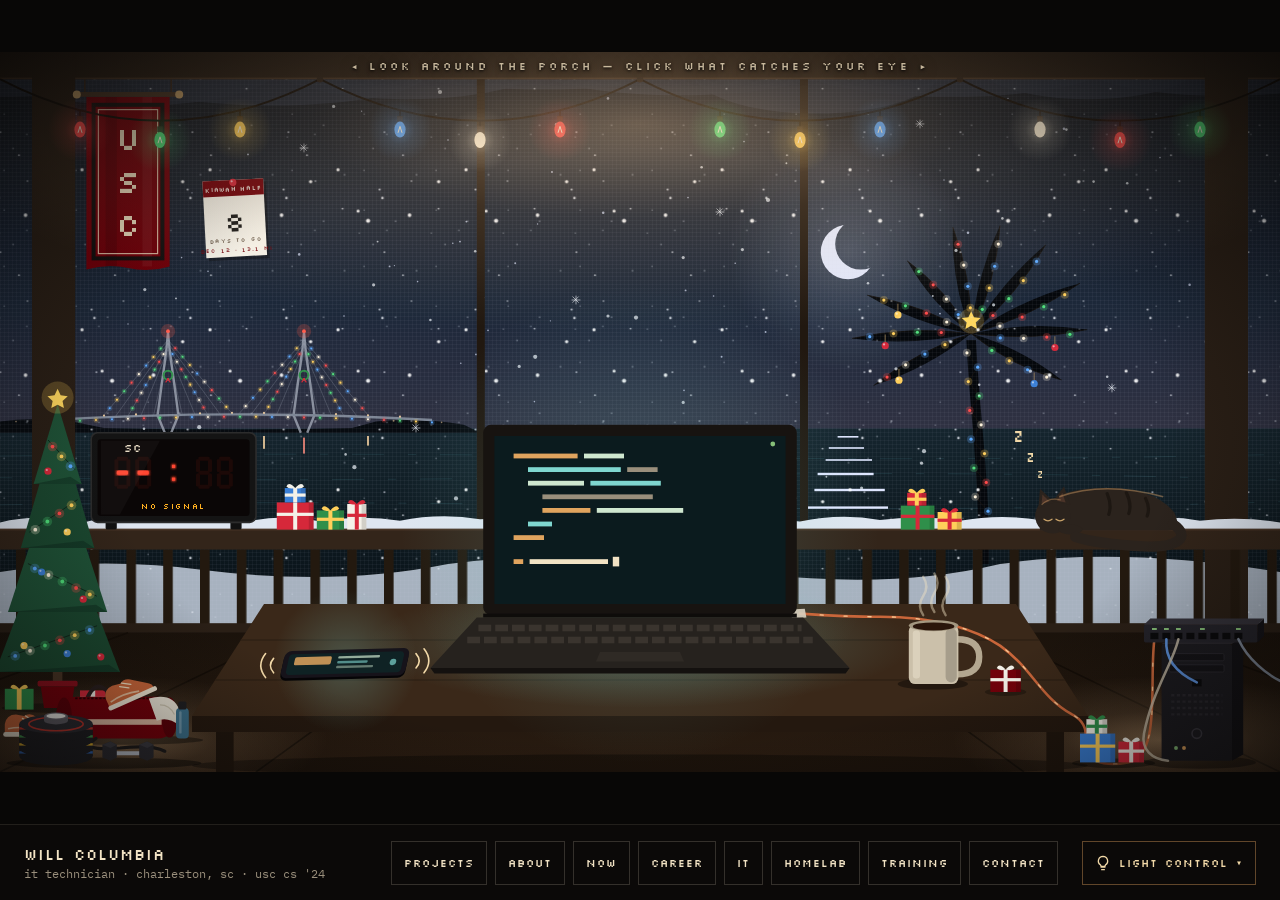
<file: index.html>
<!doctype html>
<html lang="en">
<head>
<meta charset="utf-8">
<meta name="viewport" content="width=device-width, initial-scale=1">
<title>Will Columbia — on the porch</title>
<meta name="description" content="Will Columbia — IT Technician in Charleston, SC and University of South Carolina Computer Science grad. IT experience, projects and contact, from a screened-in porch over the ocean.">
<meta property="og:title" content="Will Columbia — on the porch">
<meta property="og:description" content="IT technician · Charleston, SC · USC CS '24.">
<meta property="og:url" content="https://www.willcolumbia.me/">
<meta name="theme-color" content="#080706">
<link rel="icon" href="data:image/svg+xml,%3Csvg xmlns='http://www.w3.org/2000/svg' viewBox='0 0 32 32'%3E%3Crect width='32' height='32' rx='6' fill='%23080706'/%3E%3Cellipse cx='16' cy='17' rx='7' ry='9' fill='%23ffd9a3'/%3E%3Crect x='13' y='5' width='6' height='5' fill='%23e0a45e'/%3E%3C/svg%3E">
<link rel="preconnect" href="https://fonts.googleapis.com">
<link rel="preconnect" href="https://fonts.gstatic.com" crossorigin>
<link href="https://fonts.googleapis.com/css2?family=Silkscreen:wght@400;700&family=IBM+Plex+Mono:ital,wght@0,400;0,500;1,400&display=swap" rel="stylesheet">
<!-- Google tag (gtag.js) -->
<script async src="https://www.googletagmanager.com/gtag/js?id=G-KF12NL5LZW"></script>
<script src="js/analytics.js?v=48"></script>
<link rel="stylesheet" href="css/style.css?v=48">
</head>
<body>
<div class="page">
<main class="stage" id="stage">
<div class="scene">
<!-- the porch artwork lives in scene/porch.svg; js/main.js drops it in here -->

<button class="hs" id="hs-laptop" type="button" data-open="projects" aria-label="Open the laptop: projects" style="left:33.6%;top:51.8%;width:32.8%;height:34.6%"><span class="hs-label below">Projects</span></button>
<button class="hs" type="button" data-open="contact" aria-label="Pick up the phone: contact" style="left:21.2%;top:81.7%;width:11.7%;height:6.7%"><span class="hs-label below">Contact</span></button>
<a class="hs" href="https://github.com/willcolumbia" target="_blank" rel="noopener" aria-label="Sleeping cat: open my GitHub" style="left:80.6%;top:59.5%;width:12.3%;height:9.6%"><span class="hs-label below">GitHub ↗</span></a>
<button class="hs" type="button" data-open="about" aria-label="Look at the USC flag: about me" style="left:5.8%;top:5.2%;width:8.4%;height:25.8%"><span class="hs-label below">About me</span></button>
<button class="hs" type="button" data-open="career" aria-label="Look at the Ravenel Bridge: career path" style="left:7.5%;top:37.8%;width:22.2%;height:15.6%"><span class="hs-label below">Career path</span></button>
<button class="hs" type="button" data-open="it" aria-label="Check the network switch: IT experience" style="left:89.1%;top:78.2%;width:9.8%;height:4.2%"><span class="hs-label above-right">IT experience</span></button>
<button class="hs" type="button" data-open="homelab" aria-label="Check the home server: homelab" style="left:90.5%;top:82.4%;width:6.9%;height:16.4%"><span class="hs-label left">Homelab</span></button>
<button class="hs" type="button" data-open="now" aria-label="Grab the coffee: what I'm working on now" style="left:70.6%;top:72.5%;width:6.5%;height:15.6%"><span class="hs-label below">Now</span></button>
<button class="hs" type="button" id="weather" aria-pressed="false" aria-label="Look at the moon: switch to sunset" style="left:62.5%;top:20.5%;width:7.5%;height:14%"><span class="hs-label below">Watch the sunset</span></button>
<button class="hs" type="button" data-open="training" aria-label="Race countdown calendar: training" style="left:15.7%;top:17.3%;width:5.2%;height:11.4%"><span class="hs-label below">Race countdown</span></button>
<button class="hs" type="button" id="bottle-btn" hidden aria-label="Message in a bottle: open the note" style="left:0;top:61.2%;width:2.8%;height:5.2%"><span class="hs-label above-left">Message in a bottle</span></button>
<a class="hs" id="score-link" href="https://www.espn.com/college-football/team/_/id/2579/south-carolina-gamecocks" target="_blank" rel="noopener" aria-label="Gamecocks scoreboard: open on ESPN" style="left:7%;top:52.7%;width:13.1%;height:13.6%"><span class="hs-label above-left">Gamecocks score ↗</span></a>
<button class="hs" type="button" data-open="training" aria-label="Look at the gym bag and weights: training and my last 4 runs" style="left:0.2%;top:86.2%;width:15.1%;height:13.2%"><span class="hs-label above-left">Training</span></button>

<div class="hint" id="hint">◂  LOOK AROUND THE PORCH — CLICK WHAT CATCHES YOUR EYE  ▸</div>
</div>

<section class="welcome" id="welcome" aria-labelledby="welcome-title">
<div class="welcome-inner">
<div class="welcome-intro">
<div class="prompt"><span class="dollar">$</span> whoami</div>
<h1 class="title" id="welcome-title">Hey, I'm Will. Thanks for stopping by.</h1>
<p>Everything on the porch is clickable. Hover over the scene (or tap on a phone) to find my projects, background and how to reach me, or jump straight in from the list.</p>
<span class="meta">IT Technician I at Wild Dunes Resort · B.S. Computer Science, University of South Carolina</span>
</div>
<div class="legend" aria-label="What's on the porch">
<button type="button" class="row" data-open="projects"><span class="obj">Projects</span></button>
<button type="button" class="row" data-open="contact"><span class="obj">Contact</span></button>
<button type="button" class="row" data-open="about"><span class="obj">About me</span></button>
<button type="button" class="row" data-open="career"><span class="obj">Career path</span></button>
<button type="button" class="row" data-open="now"><span class="obj">Now</span></button>
<button type="button" class="row" data-open="it"><span class="obj">IT experience</span></button>
<button type="button" class="row" data-open="homelab"><span class="obj">Homelab</span></button>
<button type="button" class="row" data-open="training"><span class="obj">Training</span></button>
<a class="row" href="https://github.com/willcolumbia" target="_blank" rel="noopener"><span class="obj">GitHub ↗</span></a>
</div>
</div>
</section>

<section class="panel" id="panel" aria-labelledby="panel-path" tabindex="-1" hidden>
<div class="panel-bar">
<span class="panel-path" id="panel-path"></span>
<div class="panel-actions">
<button type="button" class="btn ghost" id="panel-back" hidden>cd ..</button>
<button type="button" class="btn ghost" id="panel-close" aria-label="Back to the porch">Porch<svg width="14" height="14" viewBox="0 0 24 24" fill="none" stroke="currentColor" stroke-width="2" stroke-linecap="round" aria-hidden="true"><path d="M6 6l12 12M18 6L6 18"/></svg></button>
</div>
</div>
<div class="panel-body">

<div class="view" data-view="projects" data-path="~/desk/laptop" hidden>
<div class="prompt"><span class="dollar">$</span> ls -la ~/projects</div>
<div class="stack">
<button type="button" class="row" data-open="projects/chess-teacher"><span class="perm">drwxr-xr-x  chess-teacher/</span><span class="name">Chess Teacher</span><span class="val">Python · Flask · Stockfish</span></button>
<button type="button" class="row" data-open="projects/pitstop-pro"><span class="perm">drwxr-xr-x  pitstop-pro/</span><span class="name">PitStop Pro</span><span class="val">Django · capstone · team of four</span></button>
<button type="button" class="row" data-open="projects/peg-solver"><span class="perm">drwxr-xr-x  peg-solver/</span><span class="name">Peg Solitaire Solver</span><span class="val">Python · personal</span></button>
<button type="button" class="row" data-open="projects/flight-booking"><span class="perm">drwxr-xr-x  flight-booking/</span><span class="name">Flight Booking System</span><span class="val">Java · JSON · team</span></button>
</div>
<div class="comment">These are projects that I have worked on either in my own time, or done for school.</div>
<div class="stack"><span class="h4">stack/backend/</span><div class="tags"><span class="tag teal">C++</span><span class="tag teal">Python</span><span class="tag teal">Java</span><span class="tag teal">Node.js</span><span class="tag teal">Django</span></div></div>
<div class="stack"><span class="h4">stack/frontend/</span><div class="tags"><span class="tag amber">HTML</span><span class="tag amber">CSS</span><span class="tag amber">JavaScript</span><span class="tag amber">React</span></div></div>
</div>

<div class="view" data-view="projects/pitstop-pro" data-path="~/desk/laptop/pitstop-pro" hidden>
<div class="prompt"><span class="dollar">$</span> vim pitstop-pro.md</div>
<h2 class="title">PitStop Pro</h2>
<div class="subtle">Django · capstone · team of four</div>
<p>A web app for running a mechanic shop: inventory, invoices, revenue and employee payroll in one place. Built as my capstone with three classmates.</p>
<div class="tags"><a class="btn" href="https://capstone-deployment-production.up.railway.app/home/" target="_blank" rel="noopener">Web app ↗</a><a class="btn" href="https://github.com/willcolumbia/School-Home-Projects/tree/main/PitStopPro" target="_blank" rel="noopener">Repo ↗</a></div>
</div>

<div class="view" data-view="projects/peg-solver" data-path="~/desk/laptop/peg-solver" hidden>
<div class="prompt"><span class="dollar">$</span> vim peg-solver.md</div>
<h2 class="title">Peg Solitaire Solver</h2>
<div class="subtle">Python · personal</div>
<p>Give it a board size and the empty starting hole, and it lays out a step-by-step solution to the Cracker Barrel peg game.</p>
<div class="tags"><a class="btn" href="https://youtu.be/K5gNXodxMRM" target="_blank" rel="noopener">Demo video ↗</a><a class="btn" href="https://github.com/willcolumbia/School-Home-Projects/tree/main/PegSolver" target="_blank" rel="noopener">Repo ↗</a></div>
</div>

<div class="view" data-view="projects/flight-booking" data-path="~/desk/laptop/flight-booking" hidden>
<div class="prompt"><span class="dollar">$</span> vim flight-booking.md</div>
<h2 class="title">Flight Booking System</h2>
<div class="subtle">Java · JSON · team</div>
<p>A collaborative travel app for booking flights, taxis, rental cars and hotels, with filtering on every search.</p>
<div class="tags"><a class="btn" href="https://github.com/epadams/247project" target="_blank" rel="noopener">Repo ↗</a></div>
</div>

<div class="view" data-view="projects/chess-teacher" data-path="~/desk/laptop/chess-teacher" hidden>
<div class="prompt"><span class="dollar">$</span> vim chess-teacher.md</div>
<h2 class="title">Chess Teacher</h2>
<div class="subtle">Python · Flask · Stockfish</div>
<p>Paste a finished game and get a move-by-move review: where it went wrong, what to play instead, and why. Also play Stockfish from 400 to 3000 Elo, or learn openings with a coach. Self-hosted in Docker on my home server.</p>
<div class="tags"><a class="btn" href="https://chess.willcolumbia.me" target="_blank" rel="noopener">Website ↗</a><a class="btn" href="https://github.com/willcolumbia/chess-teacher" target="_blank" rel="noopener">Repo ↗</a></div>
</div>

<div class="view" data-view="about" data-path="~/porch/usc-flag" hidden>
<div class="prompt"><span class="dollar">$</span> cat about.md</div>
<h2 class="title">William Columbia</h2>
<p>I am a Computer Science graduate from the University of South Carolina, now an IT Technician at Wild Dunes Resort in Charleston: networks, firewalls, Windows and Linux.</p>
<p>I still write code on the side. Backend by habit (C++, Python, Java, Node.js, Django) and working my way toward full stack.</p>
<p>Outside of work, I enjoy working out, going to Gamecock Football games and playing golf.</p>
<div class="kv">
<span class="k">role</span><span>IT Technician I · Wild Dunes Resort</span>
<span class="k">degree</span><span>B.S. Computer Science · USC, 2024</span>
<span class="k">gpa</span><span>3.30</span>
<span class="k">based</span><span>Charleston, SC</span>
</div>
</div>

<div class="view" data-view="bottle" data-path="~/ocean/message-in-a-bottle" hidden>
<div class="prompt"><span class="dollar">$</span> cat note.txt</div>
<div class="comment"># washed up off the porch</div>
<p id="bottle-note"></p>
<button type="button" class="btn" id="bottle-again">Read another</button>
</div>
<div class="view" data-view="now" data-path="~/desk/coffee" hidden>
<div class="prompt"><span class="dollar">$</span> cat now.md</div>
<div class="comment"># what's brewing · updated Nov 2026</div>
<div class="entry">
<span class="when">working</span>
<span class="role">IT Technician I</span>
<span class="where">Wild Dunes Resort · Charleston, SC</span>
<span class="pt">› Keeping the resort's networks, firewalls and guest-facing systems up</span>
</div>
<div class="entry">
<span class="when">building</span>
<span class="role">Chess Teacher</span>
<span class="where">Python · Flask · Stockfish</span>
<span class="pt">› Analyze previous games, learn standard openings, play/learn against stockfish engine</span>
<span class="pt">› Live in Docker on my home server</span>
</div>
<div class="entry">
<span class="when">running</span>
<span class="role">The homelab</span>
<span class="where">13 containers and counting</span>
<span class="pt">› Self-hosting my apps, my own cloud storage and the monitoring behind them</span>
</div>
<div class="entry">
<span class="when">training</span>
<span class="role">Kiawah Island Half Marathon</span>
<span class="where">13.1 mi · December 2026</span>
<span class="pt">› Lifting and logging miles in my free time</span>
</div>
<button type="button" class="row inline" data-open="homelab"><span class="lbl">Tour the homelab</span><span class="val">cd ~/porch/server ›</span></button>
</div>

<div class="view" data-view="training" data-path="~/porch/floorboards" hidden>
<div class="prompt"><span class="dollar">$</span> cat training.log</div>
<div class="comment"># off the clock: weights, miles and an early alarm</div>
<p>Most of my free time goes to working out. I lift, I run, and I like having a race on the calendar to train toward.</p>
<div class="entry">
<span class="when">race day · December 2026</span>
<span class="role">Kiawah Island Half Marathon</span>
<span class="where">13.1 mi · Kiawah Island, SC</span>
<span class="pt">› In training now, building toward race day</span>
</div>
<div class="comment"># last 4 runs · synced from Strava every 30 minutes</div>
<div id="runs-list" class="runs-list"><p class="subtle">Loading runs...</p></div>
<div class="kv" id="runs-totals" hidden>
<span class="k">this week</span><span id="rt-week"></span>
<span class="k">last 4 weeks</span><span id="rt-month"></span>
</div>
<div class="stack"><span class="h4">off-the-clock/</span><div class="tags"><span class="tag amber">Weightlifting</span><span class="tag amber">Running</span><span class="tag amber">Half marathon</span></div></div>
</div>

<div class="view" data-view="homelab" data-path="~/porch/server" hidden>
<div class="prompt"><span class="dollar">$</span> ssh homelab</div>
<div class="comment"># the box on the porch floor, up 24/7</div>
<p>A small home server I built and run myself. It hosts my projects on the public internet and my own private cloud, all in Docker.</p>
<div class="kv">
<span class="k">hardware</span><span>Custom-built small server</span>
<span class="k">os</span><span>Ubuntu Server</span>
<span class="k">runs</span><span>13 Docker containers</span>
</div>
<div class="stack"><span class="h4">self-hosted/</span><div class="tags"><span class="tag amber">Chess Teacher</span><span class="tag amber">Private cloud storage</span></div></div>
<div class="stack"><span class="h4">network/</span><div class="tags"><span class="tag green">Secure tunnels</span><span class="tag green">Zero-trust remote access</span><span class="tag green">Reverse proxy</span></div></div>
<div class="stack"><span class="h4">platform/</span><div class="tags"><span class="tag teal">Docker Compose</span><span class="tag teal">SQL databases</span><span class="tag teal">Monitoring &amp; metrics</span></div></div>
<a class="row inline" href="https://status.willcolumbia.me" target="_blank" rel="noopener"><span class="lbl">Live server status</span><span class="val">status.willcolumbia.me ↗</span></a>
<button type="button" class="row inline" data-open="projects/chess-teacher"><span class="lbl">See what it serves</span><span class="val">Chess Teacher ›</span></button>
</div>

<div class="view" data-view="career" data-path="~/horizon/ravenel-bridge" hidden>
<div class="prompt"><span class="dollar">$</span> git log ~/career</div>
<div class="comment"># every job that got me across, newest first</div>
<div class="stack">
<div class="entry">
<span class="when">Apr 2026 – present</span>
<span class="role">IT Technician I</span>
<span class="where">Wild Dunes Resort · Isle of Palms, SC</span>
<span class="pt">› Networks, firewalls, access control and troubleshooting across the resort's systems</span>
</div>
<div class="entry">
<span class="when">Feb 2026 – Apr 2026</span>
<span class="role">Technology Consultant</span>
<span class="where">Levifi · Charleston, SC</span>
</div>
<div class="entry">
<span class="when">Jul 2025 – Jan 2026</span>
<span class="role">Sales Business Development</span>
<span class="where">Trident · Charleston, SC</span>
</div>
<div class="entry">
<span class="when">Nov 2024 – Jul 2025</span>
<span class="role">Account Manager</span>
<span class="where">Plus Inc · Greenville, SC</span>
<span class="pt">› Sourced and closed hardware and SaaS deals averaging $252K a year</span>
</div>
<div class="entry">
<span class="when">2024 – 2025</span>
<span class="role">Assistant Head Coach</span>
<span class="where">Riverside High School · Greer, SC</span>
<span class="pt">› Helped the team win its 5th straight 5A state championship</span>
</div>
<div class="entry">
<span class="when">May 2024 – Nov 2024</span>
<span class="role">Support Services Specialist</span>
<span class="where">Topgolf · Greenville, SC · part-time</span>
</div>
<div class="entry">
<span class="when">Aug 2020 – May 2024</span>
<span class="role">B.S. Computer Science</span>
<span class="where">University of South Carolina · Columbia, SC</span>
</div>
<div class="entry">
<span class="when">Nov 2022 – May 2024</span>
<span class="role">Teacher Assistant</span>
<span class="where">University of South Carolina · Columbia, SC · part-time</span>
<span class="pt">› Helped students learn HTML, CSS, JavaScript and Python</span>
<span class="pt">› Department pass rates up 20%</span>
</div>
<div class="entry">
<span class="when">May 2023 – Aug 2023</span>
<span class="role">Landscaper</span>
<span class="where">Reedy River Landscaping · Greenville, SC</span>
<span class="pt">› Ran the crew while the project manager was out; projects finished 15% faster</span>
</div>
<div class="entry">
<span class="when">Nov 2018 – May 2023</span>
<span class="role">Manager</span>
<span class="where">Greer Event Rentals · Greer, SC · part-time</span>
<span class="pt">› Led a team planning and running events, with 100% client satisfaction</span>
</div>
</div>
<button type="button" class="row inline" data-open="it"><span class="lbl">More on the IT work</span><span class="val">cd ~/porch/switch ›</span></button>
</div>

<div class="view" data-view="it" data-path="~/porch/switch" hidden>
<div class="prompt"><span class="dollar">$</span> tail ~/work/it-experience.log</div>
<div class="comment"># switch is blinking: here's what I keep running at work</div>
<div class="entry">
<span class="when">now</span>
<span class="role">IT Technician I</span>
<span class="where">Wild Dunes Resort · Charleston, SC</span>
<span class="pt">› Endpoint protection, firewall configuration and access-control policies across multi-site networks</span>
<span class="pt">› Mapped and documented existing IT workflows to find inefficiencies and cut operational overhead</span>
<span class="pt">› Structured troubleshooting across networking, Windows and Linux to keep guest-facing and admin systems up</span>
</div>
<div class="stack"><span class="h4">skills/</span><div class="tags"><span class="tag green">Network administration</span><span class="tag green">Network documentation</span><span class="tag green">PCI-DSS compliance</span><span class="tag green">Firewalls &amp; access control</span><span class="tag green">Endpoint protection</span><span class="tag green">Windows</span><span class="tag green">Linux</span><span class="tag green">Scripting</span></div></div>
</div>

<div class="view" data-view="contact" data-path="~/desk/phone" hidden>
<div class="prompt"><span class="dollar">$</span> cat contacts.vcf</div>
<p>Give me a ring</p>
<div class="stack">
<a class="row inline" href="mailto:willcolumbia01@gmail.com"><span class="lbl">Email</span><span class="val">willcolumbia01@gmail.com</span></a>
<a class="row inline" href="https://linkedin.com/in/williamcolumbia" target="_blank" rel="noopener"><span class="lbl">LinkedIn</span><span class="val">in/williamcolumbia ↗</span></a>
<a class="row inline" href="https://github.com/willcolumbia" target="_blank" rel="noopener"><span class="lbl">GitHub</span><span class="val">willcolumbia ↗</span></a>
<a class="row inline" href="media/pdf/William_Columbia_Resume.pdf" target="_blank" rel="noopener"><span class="lbl">Resume</span><span class="val">PDF ↗</span></a>
</div>
</div>

</div>
</section>
</main>

<footer class="bar">
<div class="who"><span class="name">Will Columbia</span><span class="meta">it technician · charleston, sc · usc cs '24</span></div>
<nav aria-label="Sections">
<button type="button" class="btn" data-open="projects">Projects</button>
<button type="button" class="btn" data-open="about">About</button>
<button type="button" class="btn" data-open="now">Now</button>
<button type="button" class="btn" data-open="career">Career</button>
<button type="button" class="btn" data-open="it">IT</button>
<button type="button" class="btn" data-open="homelab">Homelab</button>
<button type="button" class="btn" data-open="training">Training</button>
<button type="button" class="btn" data-open="contact">Contact</button>
</nav>
<div class="lightctl">
<button type="button" class="btn lights" id="lights-btn" aria-haspopup="true" aria-expanded="false" aria-controls="lights-menu"><svg width="16" height="16" viewBox="0 0 24 24" fill="none" stroke="currentColor" stroke-width="2" stroke-linecap="round" stroke-linejoin="round" aria-hidden="true"><path d="M9 18h6M10 22h4M12 2a7 7 0 0 0-4 12.7c.6.5 1 1.3 1 2.3h6c0-1 .4-1.8 1-2.3A7 7 0 0 0 12 2z"/></svg><span>Light control</span><span class="caret" aria-hidden="true">▾</span></button>
<div class="lights-menu" id="lights-menu" hidden>
<button type="button" class="lm-toggle" id="lights" role="switch" aria-checked="true"><span id="lights-label">String lights on</span><span class="knob" aria-hidden="true"></span></button>
<div class="lm-head" id="lm-color">Color</div>
<div class="swatches" role="radiogroup" aria-labelledby="lm-color">
<button type="button" role="radio" class="swatch" data-preset="0" aria-checked="true">Warm Edison</button>
<button type="button" role="radio" class="swatch" data-preset="1" aria-checked="false">Soft white</button>
<button type="button" role="radio" class="swatch" data-preset="2" aria-checked="false">Vintage multicolor</button>
<button type="button" role="radio" class="swatch" data-preset="3" aria-checked="false">Sea glass</button>
<button type="button" role="radio" class="swatch" data-preset="4" aria-checked="false">Garnet &amp; white</button>
<button type="button" role="radio" class="swatch" data-preset="5" aria-checked="false">Lowcountry sunset</button>
</div>
</div>
</div>
</footer>
</div>

<script src="js/main.js?v=48"></script>
</body>
</html>
</file>
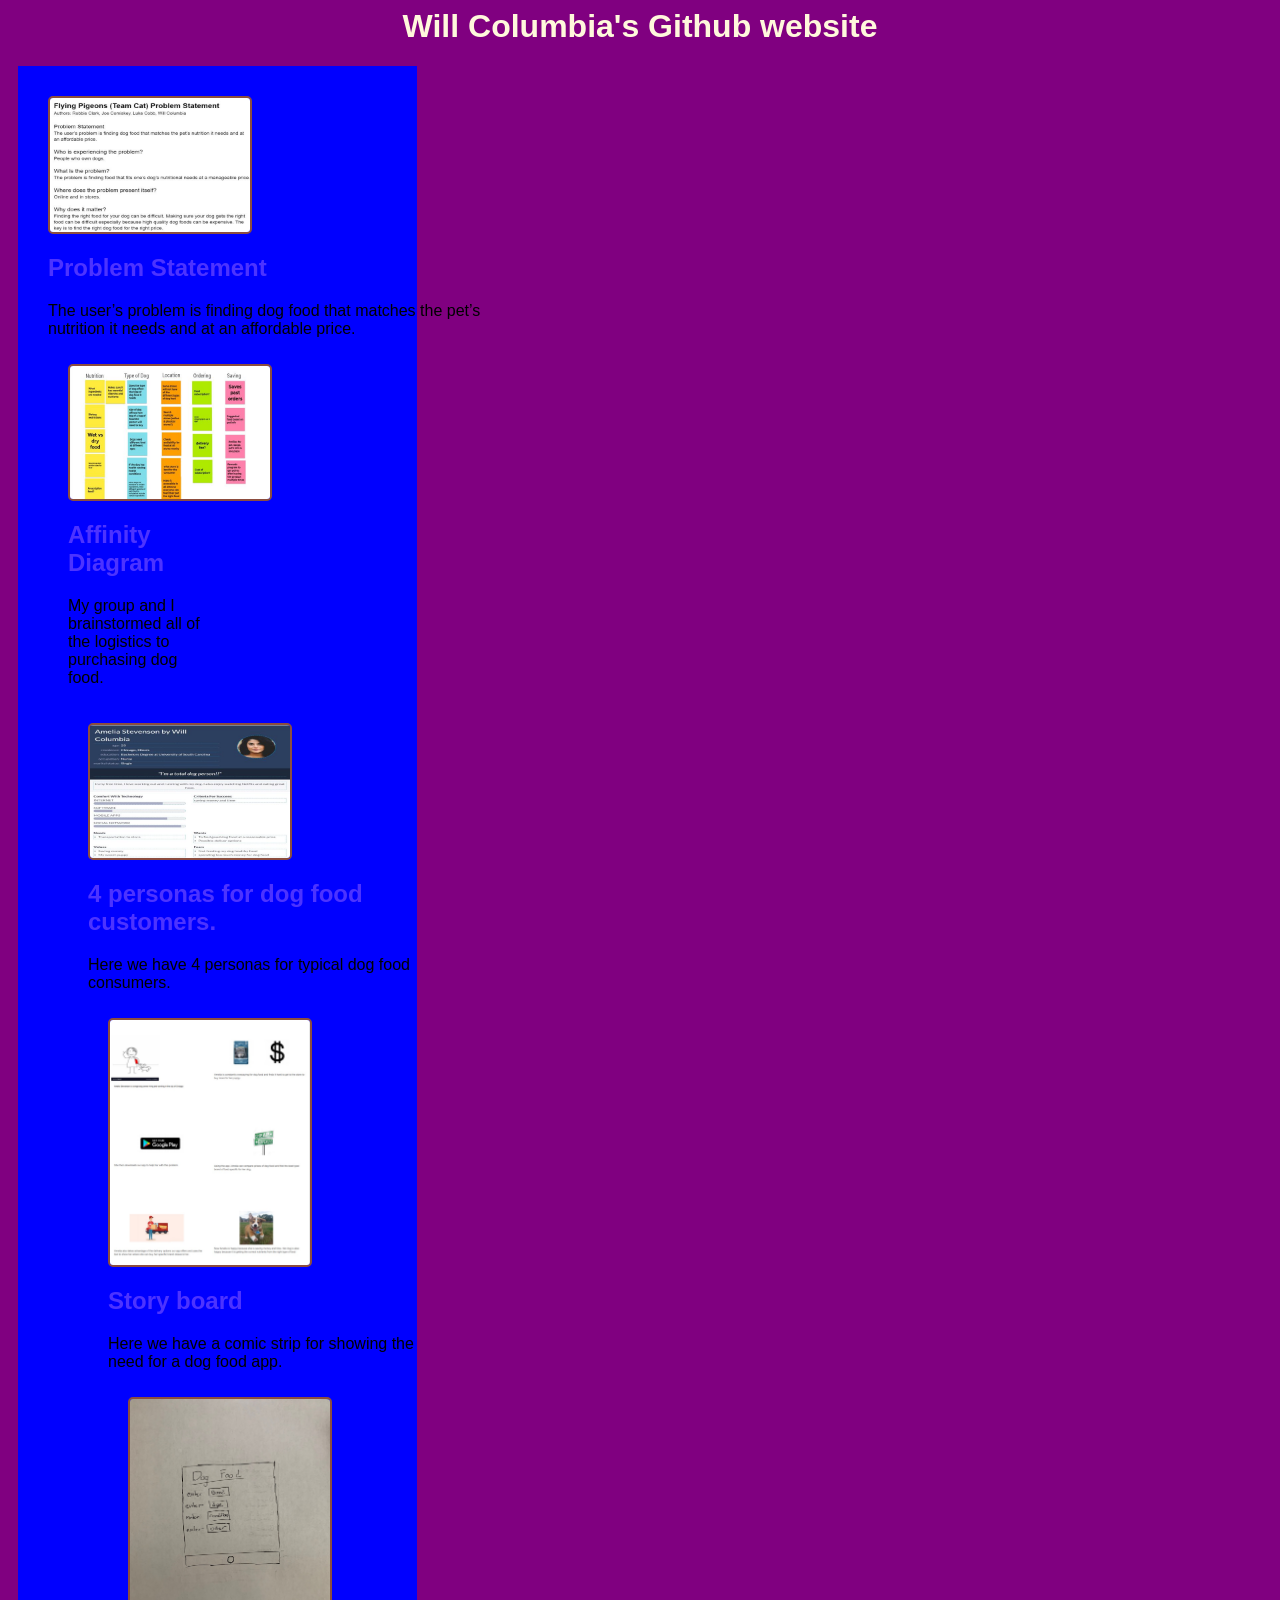
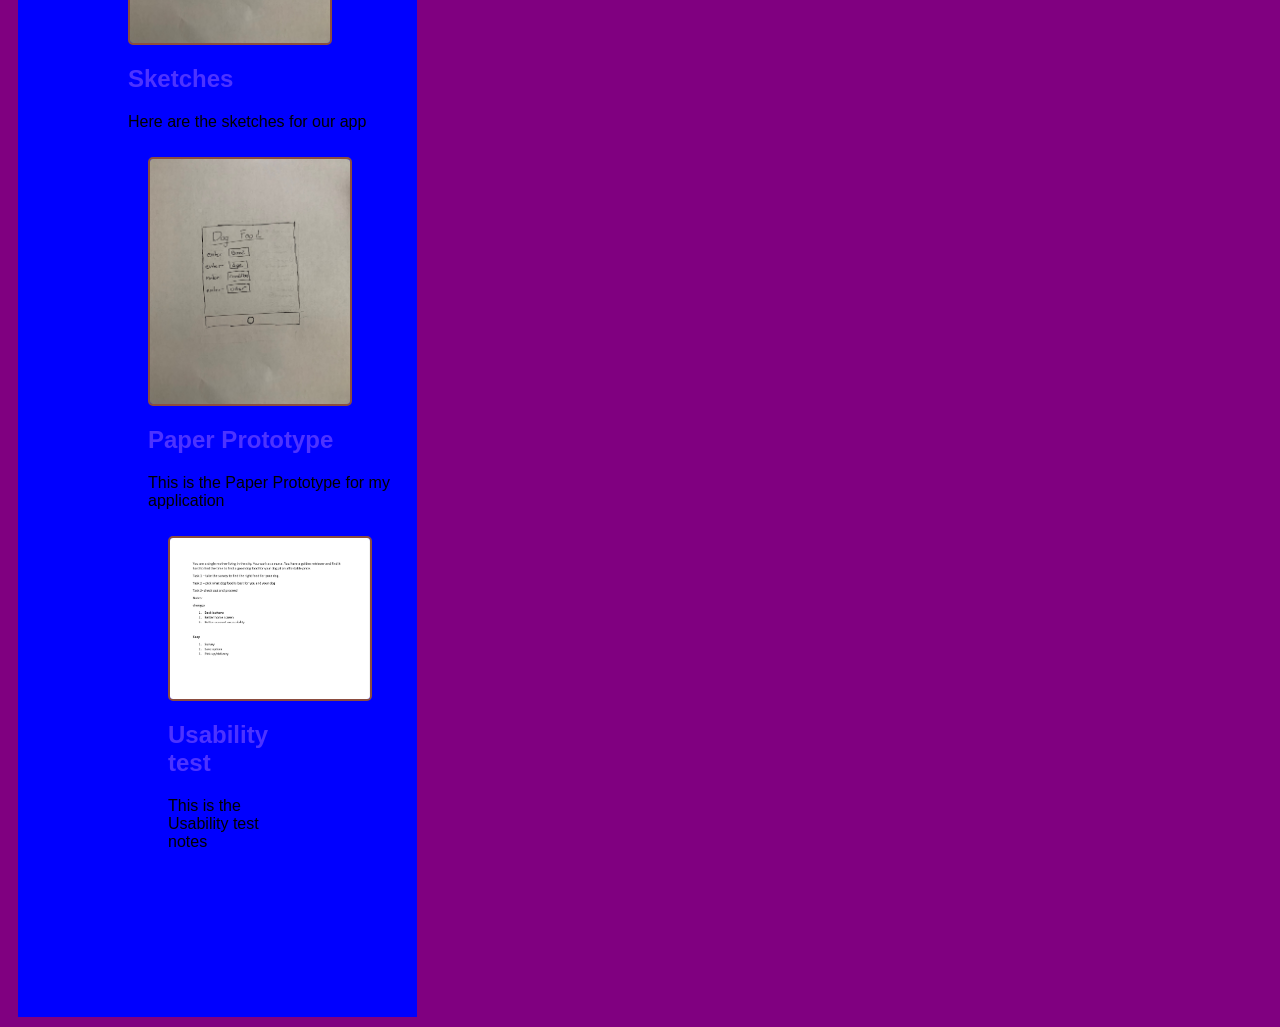
<file: CSCE 190/index.html>
<html>
   <head>
<title> CSCE 190: WIll Columbia</title>
<link rel= "stylesheet" href = "styles.css">
   </head> 
   <body>
<h1>Will Columbia's Github website</h1>
<!--Problem Statement-->
<div class="assignment">
   <section class= "assignment">
      <a href= "files/problem-statement.pdf"><img src="images/Problem-Statement.jpg"></a>
      <section class="assignment-details">
         <a href= "files/problem-statement.pdf"><h2>Problem Statement</h2></a>
   <p>The user’s problem is finding dog food that matches the pet’s nutrition it needs and at an affordable price.</p>
   <section>
      <section>
   <!-- Affinity Diagram-->
   <section class= "assignment">
      <a href= "files/Dog Food.pdf"><img src="images/affinitydiagram.jpg"></a>
      <section class="assignment-details">
         <a href= "files/Dog Food.pdf"><h2>Affinity Diagram</h2></a>
   <p>My group and I brainstormed all of the logistics to purchasing dog food. </p>
   </section>
   <section>
   <!-- Persona -->
   <section class= "assignment">
      <a href= "files/persona.pdf.pdf"><img src="images/persona.png.jpg">
      <section class="assignment-details">
         <a href= "files/persona.pdf.pdf"><h2>4 personas for dog food customers. </h2></a>
   <p>Here we have 4 personas for typical dog food consumers. </p>

   <section>
   </section>
   <!--story board-->
   <section class= "assignment">
      <a href= "files/Storyboard.pdf"><img src="images/storyboard.jpg">
      <section class="assignment-details">
         <a href= "files/Storyboard.pdf"><h2>Story board </h2></a>
   <p>Here we have a comic strip for showing the need for a dog food app.</p>

   <section>
   </section>
   <!--Sketches-->
   <section class= "assignment">
      <a href= "files/sketches.pdf"><img src="images/sketch.jpg">
      <section class="assignment-details">
         <a href= "files/sketches.pdf"><h2>Sketches</h2></a>
   <p>Here are the sketches for our app</p>

   <section>
   </section>
   <!--Paper prototype-->
   <section class= "assignment">
      <a href= "https://youtu.be/WtPf6d18a_g"><img src="images/sketch.jpg">
      <section class="assignment-details">
         <a href= "https://youtu.be/WtPf6d18a_g"><h2>Paper Prototype</h2></a>
   <p>This is the Paper Prototype for my application </p>

   <section>
   </section>
    <!--usability test-->
    <section class= "assignment">
      <a href= "files/Usabilty-test.pdf"><img src="images/Usabilitytest.jpg">
      <section class="assignment-details">
         <a href= "files/Usabilty-test.pdf"><h2>Usability test</h2></a>
   <p>This is the Usability test notes </p>

   <section>
   </section>
</div>
   </body>
</html>
</file>
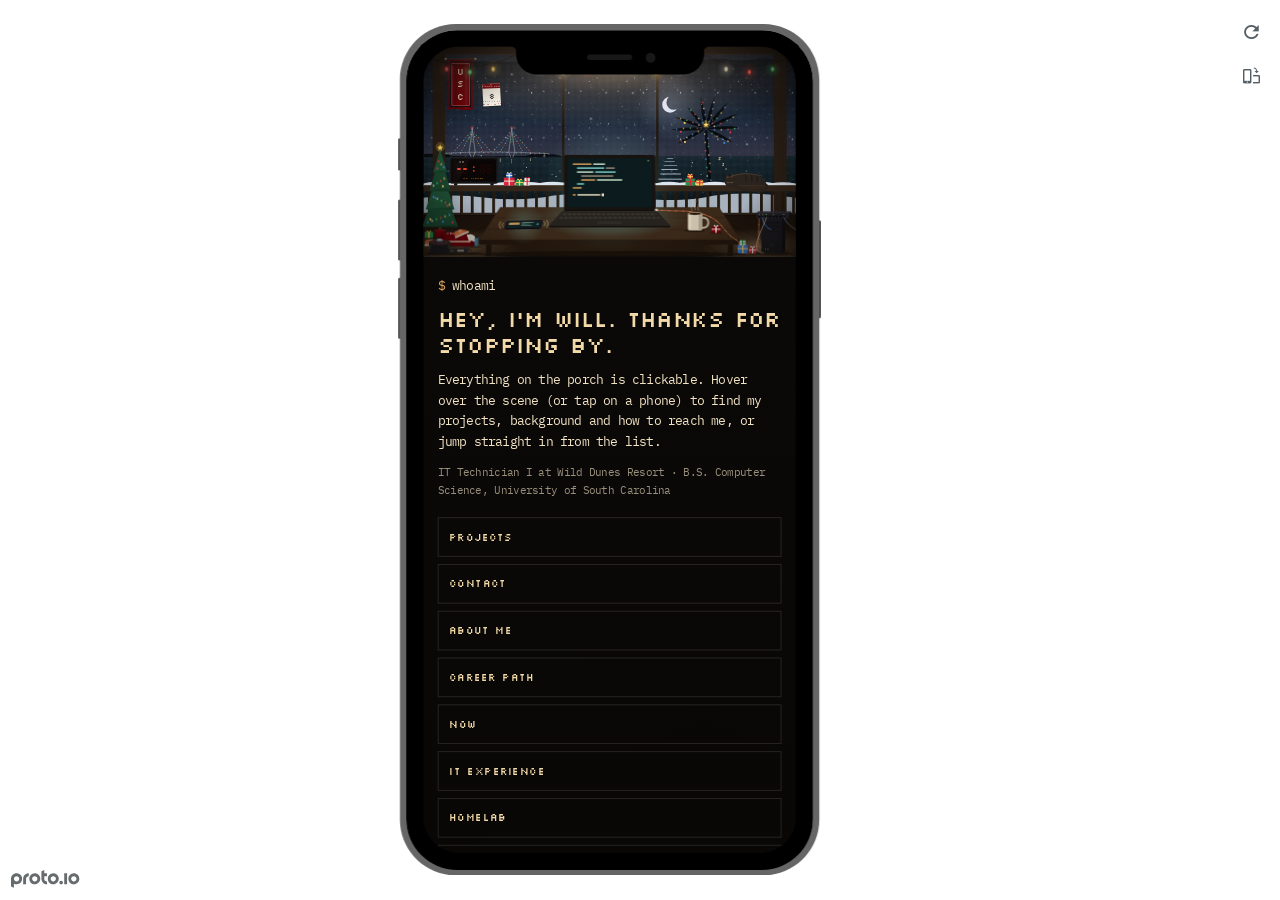
<file: frame.html>
<!DOCTYPE HTML>
    <head>
    <meta charset="utf-8">

    <title>Dog Food - Proto.io player</title>

    

			<link type="text/css" rel="stylesheet" href="./stylesheets/preview-export-min.css">
			<script type="text/javascript" src="./scripts/preview-export-min.js"></script>

		

    <script type="text/javascript">
        var prx = window.prx || {};
        prx.orientation = 'portrait';
        prx.orientations = {};
        prx.orientations.portrait = 1;
        prx.orientations.landscape = 1;
        prx.project = {};
        prx.project.id = 'f396744a-e2e2-4c0f-9412-336d4836154e';
        prx.project.title = 'Dog Food';
        prx.project.version = 0;
        prx.project.livepreview = 0;
        prx.project.account = "willcolumbia";
        prx.activePage = {};
        prx.usercountry = "us";
        
            prx.user = false;
        
        prx.skin = 'apple-phone-iphoneX-1';
        prx.ver = '6.6.60.0';
        //prx.flashactions = 1;
		prx.flashactions = 1; //we are not using the DB value anymore

        prx.nodejsassetsserver = {};
        prx.nodejsassetsserver.host = ".proto.io";
        prx.nodejsassetsserver.subdomainprefix = "https://at";
        prx.nodejsassetsserver.maxsubdomains = "20";
        prx.account = "willcolumbia";
        prx.browserShowScreenshots = 'true';
        prx.url.crossmsg = 'https://willcolumbia.proto.io';
        prx.playerUrl = 'https://willcolumbia.proto.io/player/';
        prx.spaces = false;
        prx.csrf_token = '9ECF2A7A2A14A7BDB484A045CBAA6240BAA7F328DFE610177A46C2DD3F9A7F4E';

        
    </script>

    

</head>


<body style="background-color:#FFFFFF">

    

    <div class="page-sidebar">
        
        <div class="sidebar-action-buttons">

            
                <span class="header-action-button player-icon-reload embed-icon-reload" id="refresh-preview">
                    <span class="tooltip">Refresh preview</span>
                </span>
                
                    <span  class="header-action-button player-icon-rotate embed-icon-rotate" id="change-orientation">
                        <span class="tooltip">Change orientation</span>
                    </span>
                

        </div>

    </div>

    <div id="maincontent" class="portrait">

        <div id="shortcut-pressed-outer">
            <div id="shortcut-pressed"></div>
        </div>
        

			<div class="frame_generic">
				
				<div class="body_generic skin_apple-phone-iphoneX-1 skin-wrapper skin-os-apple skin-device-phone skin-model-iphoneX skin-size-1 skin-color-black skin-orientation-portrait skin-dimensions-414-896">

					<div class="buttons top"></div>
					<div class="detail-top"></div>
					<div class="web-search"></div>
					<div class="buttons left"></div>

					<div class="body_generic_inner">
						
						<iframe id="pio-playerframe" src="index.html" scrolling="NO" style="width: 414px; height: 896px;" webkitAllowFullScreen mozallowfullscreen allowFullScreen allowvr allow="autoplay"></iframe>
						
                                <script type="text/javascript">
                                    // remove parameter from address bar immediately if no changes
                                    let url = new URL(window.location.href);
                                    url.searchParams.delete('hc');
									url.searchParams.delete('ap');
                                    window.history.replaceState({}, document.title, url.toString());
                                </script>
                            
					</div>

					<div class="buttons right"></div>
					<div class="detail-bottom"></div>
				</div>
				
			</div>
		
    </div>

    

    
            <div id="branding"></div>
        
</body>


<script type="text/javascript">
    
</script>
</html>
</file>
<file: css/style.css>
:root{
  --bg:#080706; --ink:#f2e3c4; --ink-warm:#f2d9a8; --muted:#9a8f7c; --muted-2:#b7aa92;
  --accent:#e0a45e; --link:#d9a05b; --link-hover:#f0c78a; --line:rgba(236,226,198,.14);
  --pixel:'Silkscreen', monospace; --mono:'IBM Plex Mono', ui-monospace, monospace;
}
*{box-sizing:border-box}
html,body{margin:0;background:var(--bg)}
body{color:var(--ink);font-family:var(--mono)}
a{color:var(--link)}a:hover{color:var(--link-hover)}
[hidden]{display:none!important}

.page{min-height:100vh;min-height:100dvh;display:flex;flex-direction:column}
.stage{flex:1 1 auto;min-height:0;position:relative;overflow:hidden;display:flex;flex-direction:column;align-items:center;justify-content:center}
.stage.has-welcome{justify-content:flex-start}
.scene{position:relative;width:min(100%, calc((100vh - 76px) * 1.7778));width:min(100%, calc((100dvh - 76px) * 1.7778));aspect-ratio:16/9}
.scene>svg{position:absolute;inset:0;width:100%;height:100%;display:block}

/* scene motion */
.steam{animation:steam 3.4s ease-in-out infinite}
.beacon{animation:beacon 2.4s steps(1,end) infinite}
.shimmer{animation:shimmer 3.2s ease-in-out infinite}
.firefly{animation:firefly 5s ease-in-out infinite}
.breathe{transform-box:fill-box;transform-origin:50% 100%;animation:breathe 4.5s ease-in-out infinite}
.zz{animation:zz 4.5s ease-in-out infinite}
.led{animation:led 1.6s steps(1,end) infinite}
.flow{stroke-dasharray:4 26;animation:flow 1.4s linear infinite}
.sway{transform-box:fill-box;transform-origin:50% 0;animation:sway 7s ease-in-out infinite}
.buzz{animation:buzz 2.6s ease-out infinite}
.screenglow{animation:flicker 4s steps(2,end) infinite}
.cursor{animation:blink 1.1s steps(1,end) infinite}
.lantern{animation:lanternFlick 3.6s ease-in-out infinite}
.meteor{opacity:0;animation:meteor 14s linear infinite}
.ship{transform:translate(1700px,0);animation:ship 160s linear infinite}
@keyframes flow{to{stroke-dashoffset:-30}}
@keyframes led{0%{opacity:1}30%{opacity:.2}45%{opacity:1}70%{opacity:.35}80%{opacity:1}}
@keyframes sway{0%,100%{transform:rotate(-.6deg)}50%{transform:rotate(.6deg)}}
@keyframes steam{0%{opacity:0;transform:translateY(4px)}40%{opacity:1}100%{opacity:0;transform:translateY(-12px)}}
@keyframes beacon{0%{opacity:1}50%{opacity:.15}}
@keyframes shimmer{0%,100%{opacity:.18}50%{opacity:.5}}
@keyframes firefly{0%,100%{opacity:0;transform:translate(0,0)}40%{opacity:1}60%{opacity:.9;transform:translate(6px,-10px)}}
@keyframes breathe{0%,100%{transform:scaleY(1)}50%{transform:scaleY(1.05)}}
@keyframes zz{0%{opacity:0;transform:translateY(6px)}30%{opacity:.85}100%{opacity:0;transform:translateY(-12px)}}
@keyframes buzz{0%,60%,100%{opacity:0}10%,40%{opacity:.8}}
@keyframes flicker{0%,100%{opacity:.9}50%{opacity:1}}
@keyframes blink{50%{opacity:0}}
@keyframes meteor{0%,94%{opacity:0;transform:translate(0,0)}95%{opacity:1}99%,100%{opacity:0;transform:translate(-220px,110px)}}
@keyframes ship{0%{transform:translate(1700px,0)}60%,100%{transform:translate(-240px,0)}}
@keyframes lanternFlick{0%,100%{opacity:.95}45%{opacity:.82}55%{opacity:1}}

/* string lights toggle */
.glow{transition:opacity .5s ease}
.dim{opacity:0;transition:opacity .5s ease}
body.lights-off .glow{opacity:.12}
body.lights-off .dim{opacity:.32}

/* hotspots: invisible until hovered, then a slight box */
.hs{position:absolute;display:block;padding:0;border:1px solid transparent;border-radius:8px;background:transparent;cursor:pointer;text-decoration:none;transition:border-color .18s ease,background-color .18s ease,box-shadow .18s ease}
.hs:hover,.hs:focus-visible{border-color:rgba(240,199,138,.5);background-color:rgba(255,217,163,.05);box-shadow:0 0 18px rgba(255,191,115,.14);outline:none}
.hs-label{position:absolute;white-space:nowrap;font-family:var(--pixel);font-size:11px;letter-spacing:1px;color:var(--ink);background:rgba(8,6,4,.85);border:1px solid rgba(236,226,198,.22);padding:4px 8px;opacity:0;pointer-events:none;transition:opacity .18s ease}
.hs:hover .hs-label,.hs:focus-visible .hs-label{opacity:1}
.hs-label.below{top:calc(100% + 6px);left:50%;transform:translateX(-50%)}
.hs-label.below-right{top:calc(100% + 6px);right:0}
.hs-label.above-left{bottom:calc(100% + 6px);left:0}
.hs-label.above-right{bottom:calc(100% + 6px);right:0}
.hs-label.left{top:50%;right:calc(100% + 6px);transform:translateY(-50%)}
.entry{display:flex;flex-direction:column;gap:6px;padding:12px 14px;border:1px solid var(--line)}
.entry .when{font-size:11px;color:var(--accent)}
.entry .role{font-family:var(--pixel);font-size:14px;color:var(--ink-warm)}
.entry .where{font-size:12px;color:var(--muted-2)}
.entry .pt{font-size:12px;color:#cfe7cf}
.tag.green{border:1px solid rgba(134,191,120,.45);color:#cfe7cf}

.hint{position:absolute;top:1%;left:0;right:0;text-align:center;font-family:var(--pixel);font-size:11px;letter-spacing:3px;color:rgba(240,222,190,.8);text-shadow:0 1px 3px #000,0 2px 14px rgba(0,0,0,.95);pointer-events:none}

/* terminal panel */
.panel{position:absolute;top:24px;right:24px;width:440px;max-width:calc(100% - 48px);max-height:calc(100% - 48px);overflow:auto;background:rgba(12,10,13,.92);border:1px solid rgba(236,226,198,.22);box-shadow:0 24px 70px rgba(0,0,0,.65);backdrop-filter:blur(6px);-webkit-backdrop-filter:blur(6px)}
.panel:focus{outline:none}
.panel-bar{display:flex;align-items:center;justify-content:space-between;gap:8px;padding:6px 6px 6px 16px;border-bottom:1px solid rgba(236,226,198,.12)}
.panel-path{font-family:var(--pixel);font-size:11px;letter-spacing:1px;color:var(--muted)}
.panel-actions{display:flex;gap:4px}
.panel-body{padding:18px 20px 22px;font-size:13px;line-height:1.6}
.view{display:flex;flex-direction:column;gap:14px}
.view p{margin:0}
.prompt .dollar{color:var(--accent)}
.comment{font-size:12px;color:var(--muted)}
.title{margin:0;font-family:var(--pixel);font-weight:400;font-size:22px;line-height:1.2;color:var(--ink-warm)}
.subtle{font-size:12px;color:var(--muted-2)}
.h3{font-family:var(--pixel);font-size:14px;color:var(--ink-warm)}
.h4{font-family:var(--pixel);font-size:12px;color:var(--ink-warm)}
.stack{display:flex;flex-direction:column;gap:8px}
.stack-6{display:flex;flex-direction:column;gap:6px}
.tags{display:flex;flex-wrap:wrap;gap:6px}
.tag{padding:4px 10px;font-size:12px}
.tag.teal{border:1px solid rgba(127,214,207,.35);color:#cfe7cf}
.tag.amber{border:1px solid rgba(224,164,94,.4);color:var(--ink)}
.kv{display:grid;grid-template-columns:92px minmax(0,1fr);gap:6px 12px;font-size:12px;padding-top:4px;border-top:1px dashed rgba(236,226,198,.16)}
.kv .k{color:var(--muted)}

.btn{min-height:44px;padding:0 12px;background:transparent;border:1px solid rgba(236,226,198,.18);color:var(--ink);font-family:var(--pixel);font-size:11px;letter-spacing:1px;cursor:pointer;display:inline-flex;align-items:center;justify-content:center;gap:8px;text-decoration:none}
.btn.ghost{border-color:transparent}
.btn:hover,.btn:focus-visible{background:rgba(236,226,198,.08);border-color:rgba(240,199,138,.55);color:var(--ink)}
.row{display:flex;flex-direction:column;align-items:flex-start;gap:4px;width:100%;text-align:left;padding:12px 14px;background:transparent;border:1px solid var(--line);color:var(--ink);cursor:pointer;font-family:inherit;font-size:inherit;text-decoration:none}
.row.inline{flex-direction:row;justify-content:space-between;align-items:center;gap:12px;min-height:44px;padding:0 14px;color:var(--link)}
.row:hover,.row:focus-visible{background:rgba(236,226,198,.06);border-color:rgba(240,199,138,.45)}
.row .perm{font-size:11px;color:var(--muted)}
.row .name{font-family:var(--pixel);font-size:14px;letter-spacing:.5px}
.row .lbl{font-family:var(--pixel);font-size:11px;letter-spacing:1px}
.row .val{font-size:12px;color:var(--muted-2)}

/* welcome: fills the space under the scene until something is opened */
.welcome{flex:1 1 0;min-height:0;overflow:auto;width:100%;border-top:1px solid rgba(236,226,198,.08);background:linear-gradient(#0b0908,#080706)}
.welcome-inner{max-width:1040px;margin:0 auto;padding:24px;display:flex;flex-wrap:wrap;gap:20px 40px;align-items:flex-start}
.welcome-intro{flex:1 1 320px;display:flex;flex-direction:column;gap:12px;font-size:14px;line-height:1.65}
.welcome-intro p{margin:0}
.welcome-intro .title{font-size:24px}
.welcome-intro .meta{font-size:12px;color:var(--muted)}
.legend{flex:1 1 380px;display:grid;grid-template-columns:repeat(2,minmax(0,1fr));gap:8px}
.legend .row{flex-direction:row;align-items:center;gap:10px;min-height:44px;padding:8px 12px}
.legend .row .obj{font-family:var(--pixel);font-size:11px;letter-spacing:1px;color:var(--ink-warm)}
.legend .row .val{margin-left:auto;text-align:right}

/* footer */
.bar{display:flex;flex-wrap:wrap;align-items:center;gap:12px 24px;min-height:76px;padding:12px 24px;background:#0b0908;border-top:1px solid rgba(236,226,198,.1)}
.who{display:flex;flex-direction:column;gap:2px}
.who .name{font-family:var(--pixel);font-size:15px;letter-spacing:1px}
.who .meta{font-size:12px;color:var(--muted)}
.bar nav{display:flex;flex-wrap:wrap;gap:8px;margin-left:auto}
.btn.lights{border-color:rgba(224,164,94,.4);color:var(--ink-warm)}
.lightctl{position:relative;z-index:30}
.btn.lights .caret{font-size:10px;transition:transform .18s ease}
.btn.lights[aria-expanded="true"]{background:rgba(236,226,198,.08);border-color:rgba(240,199,138,.55)}
.btn.lights[aria-expanded="true"] .caret{transform:rotate(180deg)}
.lights-menu{position:absolute;right:0;bottom:calc(100% + 8px);width:230px;padding:8px;background:#0b0908;border:1px solid rgba(236,226,198,.18);box-shadow:0 12px 32px rgba(0,0,0,.6)}
.lights-menu[hidden]{display:none}
.lm-toggle,.swatch{display:flex;align-items:center;gap:10px;width:100%;min-height:40px;padding:0 10px;background:transparent;border:1px solid transparent;color:var(--ink);font-family:var(--pixel);font-size:11px;letter-spacing:1px;text-align:left;cursor:pointer}
.lm-toggle:hover,.lm-toggle:focus-visible,.swatch:hover,.swatch:focus-visible{background:rgba(236,226,198,.06);border-color:rgba(240,199,138,.35);outline:none}
.lm-toggle{justify-content:space-between;color:var(--ink-warm)}
.knob{position:relative;flex:none;width:30px;height:16px;border-radius:8px;background:#3a2f24;transition:background-color .18s ease}
.knob::after{content:"";position:absolute;top:2px;left:2px;width:12px;height:12px;border-radius:50%;background:#9a8f7c;transition:transform .18s ease,background-color .18s ease}
.lm-toggle[aria-checked="true"] .knob{background:rgba(224,164,94,.55)}
.lm-toggle[aria-checked="true"] .knob::after{transform:translateX(14px);background:var(--ink-warm)}
.lm-head{margin:8px 10px 4px;padding-top:8px;border-top:1px solid rgba(236,226,198,.1);font-family:var(--pixel);font-size:10px;letter-spacing:2px;color:var(--muted)}
.swatches{display:flex;flex-direction:column}
.swatch::before{content:"";flex:none;width:14px;height:14px;border-radius:50%;background:var(--sw);border:1px solid rgba(236,226,198,.25)}
.swatch[aria-checked="true"]{color:var(--ink-warm)}
.swatch[aria-checked="true"]::before{box-shadow:0 0 0 2px #0b0908,0 0 0 3px var(--ink-warm)}
.swatch[aria-checked="true"]::after{content:"✓";margin-left:auto}
.swatch[data-preset="0"]{--sw:#ffd9a3}
.swatch[data-preset="1"]{--sw:#f6f2e8}
.swatch[data-preset="2"]{--sw:conic-gradient(#ff6b5a 0 20%,#5fd38a 0 40%,#5aa8ff 0 60%,#ffc85a 0 80%,#ff8fd0 0)}
.swatch[data-preset="3"]{--sw:linear-gradient(135deg,#9ff0e4 50%,#7fd6cf 50%)}
.swatch[data-preset="4"]{--sw:linear-gradient(135deg,#ff5a6a 50%,#f6f1e7 50%)}
.swatch[data-preset="5"]{--sw:conic-gradient(#ff9a6b 0 33%,#ff7fa8 0 66%,#ffc46b 0)}
#sb-live.on{opacity:1;animation:blink 1.2s steps(1) infinite}

/* Thanksgiving leaf garland and falling leaves: November only (or ?thanksgiving to preview) */
.autumn{display:none}
body.autumn-on .autumn{display:inline}
.fall{transform-box:fill-box;transform-origin:center;opacity:0;animation:fall 11s linear infinite}
@keyframes fall{0%{opacity:0;transform:translate(0,0) rotate(0)}8%{opacity:1}50%{transform:translate(34px,330px) rotate(200deg)}92%{opacity:1}100%{opacity:0;transform:translate(-14px,640px) rotate(380deg)}}

.tk-head{transform-box:fill-box;transform-origin:30% 100%;animation:tkbob 1.3s ease-in-out infinite}
#turkey-gobble{transition:opacity .25s ease}
@keyframes tkbob{0%,100%{transform:rotate(-5deg)}50%{transform:rotate(7deg)}}

/* Christmas lights on the palmetto, bridge and ship: December only (or ?xmas to preview) */
.xmas{display:none}
body.xmas-on .xmas{display:inline}
.tw{animation:twinkle 2.6s ease-in-out infinite}
.tw1{animation-delay:-.9s}
.tw2{animation-delay:-1.7s}
@keyframes twinkle{0%,100%{opacity:1}50%{opacity:.35}}

/* secrets: meteor shower (five clicks on the moon), bottle button */
.meteor-once{opacity:0;animation:meteorOnce 1s linear forwards}
@keyframes meteorOnce{0%{opacity:0;transform:translate(0,0)}10%{opacity:1}100%{opacity:0;transform:translate(-220px,110px)}}
.hs[hidden]{display:none}
#laptop-logo{opacity:0;transition:opacity .35s ease}
/* game day (ESPN schedule, or ?gameday to preview) */
.gd{display:none}
body.gameday .gd{display:inline}
body.gameday .laptop,body.gameday .garland{display:none}
/* the Projects hotspot hugs the TV instead of the laptop */
body.gameday #hs-laptop{left:31.9%!important;top:39%!important;width:36.2%!important;height:40.1%!important}
.gd-pulse{animation:gdpulse 2.4s ease-in-out infinite}
@keyframes gdpulse{0%,100%{opacity:.6}50%{opacity:1}}
#tv-logo{opacity:0;transition:opacity .35s ease}
body.cheering #tv-logo{opacity:1}
body.cheering #laptop-logo{opacity:1}
/* the turkey pops up over the laptop (or TV) with a rally towel while the Gamecocks secret runs; the roaming one steps aside */
#rally-slide{transform:translate(0px,200px);visibility:hidden;transition:transform .45s ease-in,visibility 0s linear .45s}
body.cheering #rally-slide{transform:translate(0px,0px);visibility:visible;transition:transform .6s cubic-bezier(.2,.9,.3,1.25)}
body.cheering #turkey-slide,body.cheering #turkey-gobble{visibility:hidden!important}
.runs-list{display:flex;flex-direction:column;gap:10px}
.kv[hidden]{display:none}

/* sunset (click the moon; ?sunset starts there): warm sky and water, the sun in place of the moon, softer vignette */
.dusk{opacity:0;visibility:hidden;transition:opacity 2.6s ease .5s,visibility 0s linear 3.1s}
body.sunset .dusk{opacity:1;visibility:visible;transition:opacity 2.6s ease .5s,visibility 0s}
.stars,.moonshine,.vig{transition:opacity 2.4s ease .4s}
body.sunset .stars,body.sunset .moonshine{opacity:0}
body.sunset .meteor,body.sunset .firefly{display:none}
body.sunset .vig{opacity:.45}
/* the click box follows the sun only once it has arrived, and steps aside while the sky is changing */
body.sun-up #weather{top:43.5%!important;height:9.5%!important}
body.sky-moving #weather{visibility:hidden}

/* northern lights: at Christmas, clicking the moon brings them out for a while */
#aurora{opacity:0;visibility:hidden;mix-blend-mode:screen;transition:opacity 2s ease,visibility 0s linear 2s}
body.aurora #aurora{opacity:1;visibility:visible;transition:opacity 2s ease}
.aur{transform-box:fill-box;transform-origin:50% 100%;animation:aur 7s ease-in-out infinite alternate}
.aur2{animation-duration:9s;animation-delay:-3s}
.aur3{animation-duration:11s;animation-delay:-6s}
@keyframes aur{0%{transform:translateX(-40px) scaleY(.85) skewX(-6deg);opacity:.55}50%{opacity:1}100%{transform:translateX(40px) scaleY(1.15) skewX(6deg);opacity:.7}}

/* snow mode: at Christmas it always snows */
.snow{opacity:0;visibility:hidden;transition:opacity 1.2s ease,visibility 0s linear 1.2s}
body.snowing .snow{opacity:1;visibility:visible;transition:opacity 1.2s ease}
body.snowing .firefly,body.snowing .meteor{visibility:hidden}
/* at Christmas the porch lights are Christmas lights, so the color choices step aside */
body.xmas-on .lm-head,body.xmas-on .swatches{display:none}
/* the pop-up character: the turkey in November, an elf at Christmas (he gives the hints and does the rally towel) */
.popup{display:none}
body.autumn-on .popup,body.xmas-on .popup{display:inline}
#elf-body,#elf-rally{display:none}
body.xmas-on #elf-body,body.xmas-on #elf-rally{display:inline}
body.xmas-on #tk-body,body.xmas-on .tk-use{display:none}
.elf-arm{display:none}
body.xmas-on .elf-arm{display:inline}
body.xmas-on .tk-arm{display:none}

@media (prefers-reduced-motion:reduce){*{animation:none!important;transition:none!important}}
@media (max-width:760px){
  .stage{flex-direction:column;justify-content:flex-start}
  .panel{position:static;width:auto;max-width:none;max-height:none;margin:16px;align-self:stretch}
  .hs-label,.hint{display:none}
  .welcome{flex:none;overflow:visible}
  .welcome-inner{padding:20px 16px}
  .legend{grid-template-columns:minmax(0,1fr)}
  .lights-menu{left:0;right:auto}
  body.panel-open .welcome{display:none}
}
</file>
<file: CSCE 190/styles.css>
body {
    background: purple;
    font-family: Arial, Helvetica, sans-serif;
}
.assignment{
    display: flex;
    flex-wrap: wrap;
}

.assignment
{
    width: 30%;
    padding:10px;
    margin:10px;
    background: blue;
    box-shadow: 5px #888888;


}
.assignment img
{
width: 200px;
border: 2px solid #8c4d3f;
margin-right:20px;
border-radius:5px;
display: block;
margin: auto;
}
h1{
    color: cornsilk;
    text-align: center;
}

a {
    text-decoration: none;
    color: #4D33FF;


}
.assignment a:hover{
color: red;
}
</file>
<file: stylesheets/preview-export-min.css>
@font-face{font-family:'protoio-embed';src:url("../../fonts/protoio-embed.eot?v=6.0.3")}@font-face{font-family:'protoio-embed';src:url("[data-uri]") format("truetype");font-weight:normal;font-style:normal}[class^="embed-icon-"],[class*=" embed-icon-"]{font-family:'protoio-embed' !important;speak:none;font-style:normal;font-weight:normal;font-variant:normal;text-transform:none;line-height:1;-webkit-font-smoothing:antialiased;-moz-osx-font-smoothing:grayscale}.embed-icon-bold:before{content:"\f032"}.embed-icon-italic:before{content:"\f033"}.embed-icon-open-new:before{content:"\e902"}.embed-icon-reload:before{content:"\e900"}.embed-icon-rotate:before{content:"\e901"}.embed-icon-close-x:before{content:"\e903"}.btn{display:inline-block;padding:6px 14px;font-size:11px;font-weight:600;border-radius:2px}.btn-sm{padding:5px 10px;font-size:11px;border-radius:2px}.inline-checkbox,.inline-radio{padding-left:20px;display:inline-block;cursor:pointer}.input-control.checkbox .check{width:12px;height:12px}html{height:100%;width:100%;font-family:'Open Sans','Helvetica Neue', HelveticaNeue, Helvetica, Arial, 'Lucida Grande', sans-serif;font-size:11px}a{outline:0 none}body{display:-webkit-box;-webkit-box-orient:vertical;-webkit-box-pack:center;-webkit-box-align:center;display:-webkit-flexbox;display:-ms-flexbox;display:-webkit-flex;display:flex;-webkit-flex-align:center;-ms-flex-align:center;-webkit-align-items:center;align-items:center;-ms-justify-content:center;-webkit-justify-content:center;justify-content:center;-webkit-flex-direction:column;-ms-flex-direction:column;flex-direction:column;min-width:100%;min-height:100%;-moz-box-sizing:border-box;-webkit-box-sizing:border-box;-o-box-sizing:border-box;box-sizing:border-box}body:not(.no-transitions){-moz-transition:background-color 0.3s ease-in 0s;-webkit-transition:background-color 0.3s ease-in 0s;-o-transition:background-color 0.3s ease-in 0s;transition:background-color 0.3s ease-in 0s}body,ul,li{padding:0;margin:0;border:0}.hidden{display:none !important;visibility:hidden !important}.text-danger{color:#E34F5F}.text-success{color:#61c297}#maincontent{min-width:100%;min-height:100%;clear:both;padding:20px 60px 20px 20px;-moz-box-sizing:border-box;-webkit-box-sizing:border-box;-o-box-sizing:border-box;box-sizing:border-box;position:relative;border:0 solid transparent;display:-webkit-box;-webkit-box-orient:horizontal;-webkit-box-pack:center;-webkit-box-align:center;display:-webkit-flexbox;display:-ms-flexbox;display:-webkit-flex;display:flex;-webkit-flex-align:center;-ms-flex-align:center;-webkit-align-items:center;align-items:center;-ms-justify-content:center;-webkit-justify-content:center;-webkit-box-flex:1;-webkit-flex-grow:1;-ms-flex-grow:1;flex-grow:1;-webkit-transition:border-right 0.3s cubic-bezier(0.33, 1.02, 0.18, 1.4);-moz-transition:border-right 0.3s cubic-bezier(0.33, 1.02, 0.18, 1.4);-o-transition:border-right 0.3s cubic-bezier(0.33, 1.02, 0.18, 1.4);transition:border-right 0.3s cubic-bezier(0.33, 1.02, 0.18, 1.4)}.page-sidebar+#maincontent{border-right:250px solid transparent}.page-sidebar.hide+#maincontent{border-right:0px solid transparent}.frame_generic{margin:auto !important;display:inline-block;margin:0 auto;-ms-transform-origin:center center;-webkit-transform-origin:center center;-o-transform-origin:center center;transform-origin:center center;position:relative}.body_generic.skin-wrapper{position:absolute;-ms-transform-origin:0 0;-webkit-transform-origin:0 0;-o-transform-origin:0 0;transform-origin:0 0}.skin_custom .body_generic,.skin_shared .body_generic{text-align:center}.body_generic iframe{background:#ccc;border:2px solid #000000;-webkit-border-radius:3px;-moz-border-radius:3px;border-radius:3px}.top-header-alert{background-color:#FBFAE8;border:1px solid #F1F1DE;border-width:1px 0 1px 0;padding:15px 0;box-sizing:border-box;font-family:-apple-system,BlinkMacSystemFont,"Helvetica Neue","Open Sans",open-sans,sans-serif;font-weight:400;font-size:12px;line-height:14px;color:#363C3E;color:#545E65;padding:10px 34px 10px 10px;border-top-width:0px;position:relative;font-size:11px;line-height:13px;text-align:center;position:fixed;top:0;left:0;right:0;z-index:2}.top-header-alert.extend-width{margin:0 -25px;padding:15px 25px}.top-header-alert.extend-width.last{margin-bottom:-18px;margin-top:20px}.top-header-alert.add-space-below{margin-bottom:17px}.top-header-alert.toolbox-info{padding:0 25px 5px 25px;background-color:transparent;margin:0 12px;border:0px solid rgba(180,188,191,0.5)}.top-header-alert .caution-icon{background:url(/images/editor/templates-modals/warning-icon.png) no-repeat center center;width:22px;height:22px;background-image:url("/images/editor/inextgen-sprite.png?v=6.0.59");background-position:-425px 0px;display:block;margin-right:9px;-ms-flex-shrink:0;-webkit-flex-shrink:0;flex-shrink:0;float:left}@media all and (-webkit-min-device-pixel-ratio: 1.5), all and (-o-min-device-pixel-ratio: 3 / 2), all and (min--moz-device-pixel-ratio: 1.5), all and (min-device-pixel-ratio: 1.5){.top-header-alert .caution-icon{background-image:url("/images/editor/inextgen-sprite@2x.png?v=6.0.59");background-size:auto 1000px}}.top-header-alert .caution-text{height:22px;font-weight:700;display:-webkit-box;display:-moz-box;display:-ms-flexbox;display:-webkit-flex;display:flex;-ms-align-items:center;-webkit-align-items:center;align-items:center;-ms-box-align:center;-webkit-box-align:center;box-align:center;-ms-flex-align:center;-webkit-flex-align:center;flex-align:center;margin-bottom:6px}.top-header-alert .caution-text:before,.top-header-alert .caution-text:after{content:'';display:table}.top-header-alert .caution-text:after{clear:both}.top-header-alert .close-btn{position:absolute;right:10px;top:10px;width:14px;height:14px;background-image:url("/images/editor/inextgen-sprite.png?v=6.0.59");background-position:-1450px -400px;display:block;cursor:pointer}.top-header-alert .close-btn:hover,.top-header-alert .close-btn:focus{background-position:-1450px -425px}.top-header-alert .close-btn.active,.top-header-alert .close-btn.selected{background-position:-1450px -450px}.top-header-alert .close-btn.disabled{background-position:-1450px -475px;cursor:default;pointer-events:none}@media all and (-webkit-min-device-pixel-ratio: 1.5), all and (-o-min-device-pixel-ratio: 3 / 2), all and (min--moz-device-pixel-ratio: 1.5), all and (min-device-pixel-ratio: 1.5){.top-header-alert .close-btn{background-image:url("/images/editor/inextgen-sprite@2x.png?v=6.0.59");background-size:auto 1000px}}.top-header-alert .link{color:#00a1c0;cursor:pointer}.top-header-alert .link:hover{color:#00758C}.top-header-alert.link{cursor:pointer}.top-header-alert.error{background-color:#FEF5F6}.top-header-alert.info{background-color:#E5F5F8}.top-header-alert a,.top-header-alert a:active,.top-header-alert a:visited{color:#00A1C0}.top-header-alert ~ .page-sidebar{top:34px}.top-header-alert ~ #maincontent{border-top:34px solid transparent}#eventCaller{display:none}#branding{position:fixed;bottom:10px;left:10px;right:auto;width:107px;height:42px;background:no-repeat bottom left;background-size:contain;-webkit-transition:right 0.3s cubic-bezier(0.33, 1.02, 0.18, 1.4),width 0.2s cubic-bezier(0.33, 1.02, 0.18, 1.4) 1s,height 0.2s cubic-bezier(0.33, 1.02, 0.18, 1.4) 1s;-moz-transition:right 0.3s cubic-bezier(0.33, 1.02, 0.18, 1.4),width 0.2s cubic-bezier(0.33, 1.02, 0.18, 1.4) 1s,height 0.2s cubic-bezier(0.33, 1.02, 0.18, 1.4) 1s;-o-transition:right 0.3s cubic-bezier(0.33, 1.02, 0.18, 1.4),width 0.2s cubic-bezier(0.33, 1.02, 0.18, 1.4) 1s,height 0.2s cubic-bezier(0.33, 1.02, 0.18, 1.4) 1s;transition:right 0.3s cubic-bezier(0.33, 1.02, 0.18, 1.4),width 0.2s cubic-bezier(0.33, 1.02, 0.18, 1.4) 1s,height 0.2s cubic-bezier(0.33, 1.02, 0.18, 1.4) 1s}#branding[style=""],#branding:not([style]){width:70px;height:20px;background-image:url("/images/player/player-logo.svg?v=6.0.59");background-size:160px auto;background-position:-90px 0}@media all and (-webkit-min-device-pixel-ratio: 1.5), all and (-o-min-device-pixel-ratio: 3 / 2), all and (min--moz-device-pixel-ratio: 1.5), all and (min-device-pixel-ratio: 1.5){#branding[style=""],#branding:not([style]){background-image:url("/images/player/player-logo@2x.svg?v=6.0.59")}}#branding[style=""].dark-bg,#branding:not([style]).dark-bg{background-position:-90px -21px}body.annotationmode #branding[style=""],body.annotationmode #branding:not([style]){background-position:-90px -21px}.sidebar-action-buttons{position:absolute;right:260px;top:15px;height:100%;-webkit-user-select:none;-moz-user-select:none;-ms-user-select:none}.sidebar-action-buttons a{text-decoration:none}.header-action-button{display:inline-block;border-radius:4px;margin:15px 0 0;cursor:pointer;position:relative;text-align:center;color:#545E65;font-size:3em;line-height:normal}.header-action-button.dark-bg{color:#ffffff}.header-action-button:hover,#color-choice .selected{color:#4d5254}.header-action-button.active,body.annotationmode .header-action-button.active{color:#00a1c0}#change-orientation .tooltip{width:100px}#refresh-preview{margin-top:12px}#open-prto-link+#refresh-preview{margin-top:14px}#refresh-preview .tooltip{width:85px}.skin-wrapper{display:inline-block;position:relative}.skin-wrapper #pio-playerframe{display:block;background:#FFFFFF;background-repeat:no-repeat;background-size:contain;background-position:50% 50%}.skin-wrapper div::after,.skin-wrapper div::before{content:"";display:block;position:relative}.skin-wrapper .detail-top,.skin-wrapper .detail-bottom{position:absolute;margin:0 auto}.skin-wrapper .buttons{position:absolute;z-index:-1}.skin-wrapper .web-search{display:none}.skin-wrapper .body_generic_inner{overflow:hidden}.skin-wrapper.skin_none #pio-playerframe,.skin-wrapper.skin-color-none #pio-playerframe,.skin-wrapper.skin_custom #pio-playerframe,.skin-wrapper.skin_theme #pio-playerframe{border-width:0 !important;border-radius:0 !important}.skin-wrapper.skin_none,.skin-wrapper.skin-color-none,.skin-wrapper.skin_custom,.skin-wrapper.skin_theme{box-shadow:none !important}.skin-wrapper.skin_theme .body_generic_inner{background-size:100%;background-position:center center;background-repeat:no-repeat}.skin-wrapper.skin-color-white.skin_custom,.skin-wrapper.skin-color-white.skin_shared{box-shadow:none}.skin-wrapper.skin_custom #pio-playerframe{background:transparent}.skin-wrapper.skin_custom .detail-top{pointer-events:none}.skin-wrapper.skin-os-apple.skin-device-tablet{box-shadow:none}.skin-wrapper.skin-os-android.skin-device-wear.skin-color-white #pio-playerframe{border-color:#aaa !important}.skin-wrapper.skin-os-web #pio-playerframe{border:none !important}.skin-wrapper.zoomed  #pio-playerframe{border-radius:0 !important}.skin-os-apple{background-color:#444}.skin-os-apple .detail-bottom{border-radius:50%;left:50%}.skin-os-apple .buttons,.skin-os-apple .buttons::before,.skin-os-apple .buttons::after{background-color:#333}.skin-os-apple.skin-orientation-landscape .detail-bottom{top:50%;bottom:auto}.skin-os-apple.skin-color-white:not(.skin-device-watch){background-color:#fafafa !important}.skin-os-apple.skin-color-white:not(.skin-device-watch) .detail-top,.skin-os-apple.skin-color-white:not(.skin-device-watch).skin-device-phone .detail-top::before,.skin-os-apple.skin-color-white:not(.skin-device-watch).skin-device-phone .detail-top::after,.skin-os-apple.skin-color-white:not(.skin-device-watch) .detail-bottom{border-color:#aaa !important}.skin-os-apple.skin-color-white:not(.skin-device-watch) .buttons,.skin-os-apple.skin-color-white:not(.skin-device-watch) .buttons::before,.skin-os-apple.skin-color-white:not(.skin-device-watch) .buttons::after{background-color:#aaa !important}.skin-os-apple.skin-device-watch .buttons,.skin-os-apple.skin-device-watch .detail-top,.skin-os-apple.skin-device-watch .detail-bottom{display:none}.skin-os-apple.skin-device-watch #pio-playerframe{margin:74px 95px !important}.skin-os-apple.skin-device-watch.skin-model-38mm{background:url("/images/player/skins/apple_watch_skin_38mm.png") no-repeat center center}.skin-os-apple.skin-device-watch.skin-model-42mm{background:url("/images/player/skins/apple_watch_skin_42mm.png") no-repeat center center}.skin-os-apple.skin-device-watch.skin-model-40mm{background:url("/images/player/skins/apple_watch_skin_40mm.png") no-repeat center center}.skin-os-apple.skin-device-watch.skin-model-40mm #pio-playerframe{-webkit-clip-path:inset(6px 6px 6px 6px round 63px);clip-path:inset(6px 6px 6px 6px round 63px)}.skin-os-apple.skin-device-watch.skin-model-44mm{background:url("/images/player/skins/apple_watch_skin_44mm.png") no-repeat center center}.skin-os-apple.skin-device-watch.skin-model-44mm #pio-playerframe{-webkit-clip-path:inset(6px 6px 6px 6px round 63px);clip-path:inset(6px 6px 6px 6px round 63px)}.skin-os-apple.skin-device-phone .detail-top{border-radius:50%;left:50%}.skin-os-apple.skin-device-phone .detail-top::before{border-radius:50%;float:left;display:none}.skin-os-apple.skin-device-phone .buttons.top{width:16%;right:17%}.skin-os-apple.skin-device-phone .buttons.left{height:4%;top:14%}.skin-os-apple.skin-device-phone .buttons.left:before{top:236%}.skin-os-apple.skin-device-phone .buttons.left:after{top:446%}.skin-os-apple.skin-device-phone .buttons.left:before,.skin-os-apple.skin-device-phone .buttons.left:after{height:78%}.skin-os-apple.skin-device-phone .buttons.left,.skin-os-apple.skin-device-phone .buttons.left:before,.skin-os-apple.skin-device-phone .buttons.left:after{position:absolute}.skin-os-apple.skin-device-phone.skin-orientation-landscape .detail-top{top:50% !important;left:auto}.skin-os-apple.skin-device-phone.skin-orientation-landscape .buttons.top{height:16% !important;top:auto !important}.skin-os-apple.skin-device-phone.skin-orientation-landscape .buttons.left{width:4% !important;right:14%;left:auto !important}.skin-os-apple.skin-device-phone.skin-orientation-landscape .buttons.left::before{right:236%;top:auto}.skin-os-apple.skin-device-phone.skin-orientation-landscape .buttons.left::after{right:446%;top:auto}.skin-os-apple.skin-device-phone.skin-orientation-landscape .buttons.left::before,.skin-os-apple.skin-device-phone.skin-orientation-landscape .buttons.left::after{width:78% !important}.skin-os-apple.skin-device-phone.skin-model-iphone3 .detail-top::before,.skin-os-apple.skin-device-phone.skin-model-iphone3 .detail-top::after{content:none}.skin-os-apple.skin-device-phone.skin-model-iphone3 .buttons.left{height:5%;top:9%}.skin-os-apple.skin-device-phone.skin-model-iphone3 .buttons.left::before{top:162%;height:133%}.skin-os-apple.skin-device-phone.skin-model-iphone3 .buttons.left::after{top:392%;height:133%}.skin-os-apple.skin-device-phone.skin-model-iphone3.skin-orientation-landscape .detail-top::before,.skin-os-apple.skin-device-phone.skin-model-iphone3.skin-orientation-landscape .detail-top::after{content:none}.skin-os-apple.skin-device-phone.skin-model-iphone3.skin-orientation-landscape .buttons.top{top:auto}.skin-os-apple.skin-device-phone.skin-model-iphone3.skin-orientation-landscape .buttons.left{width:5% !important;right:9%}.skin-os-apple.skin-device-phone.skin-model-iphone3.skin-orientation-landscape .buttons.left::before{right:162%}.skin-os-apple.skin-device-phone.skin-model-iphone3.skin-orientation-landscape .buttons.left::after{right:392%}.skin-os-apple.skin-device-phone.skin-model-iphone3.skin-orientation-landscape .buttons.left::before,.skin-os-apple.skin-device-phone.skin-model-iphone3.skin-orientation-landscape .buttons.left::after{top:auto;width:133% !important}.skin-os-apple.skin-device-phone.skin-model-iphone4 .detail-top::before{content:none}.skin-os-apple.skin-device-phone.skin-model-iphone4 .detail-top::after{border-radius:50% !important}.skin-os-apple.skin-device-phone.skin-model-iphone4 .buttons.left{top:9%}.skin-os-apple.skin-device-phone.skin-model-iphone4 .buttons.left::before{top:273%}.skin-os-apple.skin-device-phone.skin-model-iphone4 .buttons.left::after{top:493%}.skin-os-apple.skin-device-phone.skin-model-iphone4.skin-orientation-landscape .detail-top::before{content:none}.skin-os-apple.skin-device-phone.skin-model-iphone4.skin-orientation-landscape .detail-top::after{top:auto}.skin-os-apple.skin-device-phone.skin-model-iphone4.skin-orientation-landscape .detail-bottom{margin-left:0}.skin-os-apple.skin-device-phone.skin-model-iphone4.skin-orientation-landscape .buttons.left{right:9%}.skin-os-apple.skin-device-phone.skin-model-iphone4.skin-orientation-landscape .buttons.left::before{right:273%;top:auto}.skin-os-apple.skin-device-phone.skin-model-iphone4.skin-orientation-landscape .buttons.left::after{right:493%;top:auto}.skin-os-apple.skin-device-phone.skin-model-iphone6 .buttons.top,.skin-os-apple.skin-device-phone.skin-size-1.skin-model-iphone6plus .buttons.top,.skin-os-apple.skin-device-phone.skin-size-2.skin-model-iphone6plus .buttons.top,.skin-os-apple.skin-device-phone.skin-size-3.skin-model-iphone6plus .buttons.top,.skin-os-apple.skin-device-phone.skin-size-4.skin-model-iphone6plus .buttons.top{display:none}.skin-os-apple.skin-device-phone.skin-model-iphone6 .detail-top::before,.skin-os-apple.skin-device-phone.skin-size-1.skin-model-iphone6plus .detail-top::before,.skin-os-apple.skin-device-phone.skin-size-2.skin-model-iphone6plus .detail-top::before,.skin-os-apple.skin-device-phone.skin-size-3.skin-model-iphone6plus .detail-top::before,.skin-os-apple.skin-device-phone.skin-size-4.skin-model-iphone6plus .detail-top::before{display:block}.skin-os-apple.skin-device-phone.skin-model-iphone6 .buttons.left::before,.skin-os-apple.skin-device-phone.skin-size-1.skin-model-iphone6plus .buttons.left::before,.skin-os-apple.skin-device-phone.skin-size-2.skin-model-iphone6plus .buttons.left::before,.skin-os-apple.skin-device-phone.skin-size-3.skin-model-iphone6plus .buttons.left::before,.skin-os-apple.skin-device-phone.skin-size-4.skin-model-iphone6plus .buttons.left::before{top:202%}.skin-os-apple.skin-device-phone.skin-model-iphone6 .buttons.left::after,.skin-os-apple.skin-device-phone.skin-size-1.skin-model-iphone6plus .buttons.left::after,.skin-os-apple.skin-device-phone.skin-size-2.skin-model-iphone6plus .buttons.left::after,.skin-os-apple.skin-device-phone.skin-size-3.skin-model-iphone6plus .buttons.left::after,.skin-os-apple.skin-device-phone.skin-size-4.skin-model-iphone6plus .buttons.left::after{top:407%}.skin-os-apple.skin-device-phone.skin-model-iphone6 .buttons.left::before,.skin-os-apple.skin-device-phone.skin-size-1.skin-model-iphone6plus .buttons.left::before,.skin-os-apple.skin-device-phone.skin-size-2.skin-model-iphone6plus .buttons.left::before,.skin-os-apple.skin-device-phone.skin-size-3.skin-model-iphone6plus .buttons.left::before,.skin-os-apple.skin-device-phone.skin-size-4.skin-model-iphone6plus .buttons.left::before,.skin-os-apple.skin-device-phone.skin-model-iphone6 .buttons.left::after,.skin-os-apple.skin-device-phone.skin-size-1.skin-model-iphone6plus .buttons.left::after,.skin-os-apple.skin-device-phone.skin-size-2.skin-model-iphone6plus .buttons.left::after,.skin-os-apple.skin-device-phone.skin-size-3.skin-model-iphone6plus .buttons.left::after,.skin-os-apple.skin-device-phone.skin-size-4.skin-model-iphone6plus .buttons.left::after{height:170%}.skin-os-apple.skin-device-phone.skin-model-iphone6.skin-orientation-landscape .detail-top::before,.skin-os-apple.skin-device-phone.skin-orientation-landscape.skin-size-1.skin-model-iphone6plus .detail-top::before,.skin-os-apple.skin-device-phone.skin-orientation-landscape.skin-size-2.skin-model-iphone6plus .detail-top::before,.skin-os-apple.skin-device-phone.skin-orientation-landscape.skin-size-3.skin-model-iphone6plus .detail-top::before,.skin-os-apple.skin-device-phone.skin-orientation-landscape.skin-size-4.skin-model-iphone6plus .detail-top::before{top:auto}.skin-os-apple.skin-device-phone.skin-model-iphone6.skin-orientation-landscape .detail-top::after,.skin-os-apple.skin-device-phone.skin-orientation-landscape.skin-size-1.skin-model-iphone6plus .detail-top::after,.skin-os-apple.skin-device-phone.skin-orientation-landscape.skin-size-2.skin-model-iphone6plus .detail-top::after,.skin-os-apple.skin-device-phone.skin-orientation-landscape.skin-size-3.skin-model-iphone6plus .detail-top::after,.skin-os-apple.skin-device-phone.skin-orientation-landscape.skin-size-4.skin-model-iphone6plus .detail-top::after{top:auto !important}.skin-os-apple.skin-device-phone.skin-model-iphone6.skin-orientation-landscape .detail-bottom,.skin-os-apple.skin-device-phone.skin-orientation-landscape.skin-size-1.skin-model-iphone6plus .detail-bottom,.skin-os-apple.skin-device-phone.skin-orientation-landscape.skin-size-2.skin-model-iphone6plus .detail-bottom,.skin-os-apple.skin-device-phone.skin-orientation-landscape.skin-size-3.skin-model-iphone6plus .detail-bottom,.skin-os-apple.skin-device-phone.skin-orientation-landscape.skin-size-4.skin-model-iphone6plus .detail-bottom{margin-left:0 !important}.skin-os-apple.skin-device-phone.skin-model-iphone6.skin-orientation-landscape .buttons.left::before,.skin-os-apple.skin-device-phone.skin-orientation-landscape.skin-size-1.skin-model-iphone6plus .buttons.left::before,.skin-os-apple.skin-device-phone.skin-orientation-landscape.skin-size-2.skin-model-iphone6plus .buttons.left::before,.skin-os-apple.skin-device-phone.skin-orientation-landscape.skin-size-3.skin-model-iphone6plus .buttons.left::before,.skin-os-apple.skin-device-phone.skin-orientation-landscape.skin-size-4.skin-model-iphone6plus .buttons.left::before{right:227%;top:auto !important}.skin-os-apple.skin-device-phone.skin-model-iphone6.skin-orientation-landscape .buttons.left::after,.skin-os-apple.skin-device-phone.skin-orientation-landscape.skin-size-1.skin-model-iphone6plus .buttons.left::after,.skin-os-apple.skin-device-phone.skin-orientation-landscape.skin-size-2.skin-model-iphone6plus .buttons.left::after,.skin-os-apple.skin-device-phone.skin-orientation-landscape.skin-size-3.skin-model-iphone6plus .buttons.left::after,.skin-os-apple.skin-device-phone.skin-orientation-landscape.skin-size-4.skin-model-iphone6plus .buttons.left::after{right:459%;top:auto !important}.skin-os-apple.skin-device-phone.skin-model-iphone6.skin-orientation-landscape .buttons.left::before,.skin-os-apple.skin-device-phone.skin-orientation-landscape.skin-size-1.skin-model-iphone6plus .buttons.left::before,.skin-os-apple.skin-device-phone.skin-orientation-landscape.skin-size-2.skin-model-iphone6plus .buttons.left::before,.skin-os-apple.skin-device-phone.skin-orientation-landscape.skin-size-3.skin-model-iphone6plus .buttons.left::before,.skin-os-apple.skin-device-phone.skin-orientation-landscape.skin-size-4.skin-model-iphone6plus .buttons.left::before,.skin-os-apple.skin-device-phone.skin-model-iphone6.skin-orientation-landscape .buttons.left::after,.skin-os-apple.skin-device-phone.skin-orientation-landscape.skin-size-1.skin-model-iphone6plus .buttons.left::after,.skin-os-apple.skin-device-phone.skin-orientation-landscape.skin-size-2.skin-model-iphone6plus .buttons.left::after,.skin-os-apple.skin-device-phone.skin-orientation-landscape.skin-size-3.skin-model-iphone6plus .buttons.left::after,.skin-os-apple.skin-device-phone.skin-orientation-landscape.skin-size-4.skin-model-iphone6plus .buttons.left::after{width:180% !important}.skin-os-apple.skin-device-phone.skin-model-iphone6.skin-orientation-landscape .buttons.right,.skin-os-apple.skin-device-phone.skin-orientation-landscape.skin-size-1.skin-model-iphone6plus .buttons.right,.skin-os-apple.skin-device-phone.skin-orientation-landscape.skin-size-2.skin-model-iphone6plus .buttons.right,.skin-os-apple.skin-device-phone.skin-orientation-landscape.skin-size-3.skin-model-iphone6plus .buttons.right,.skin-os-apple.skin-device-phone.skin-orientation-landscape.skin-size-4.skin-model-iphone6plus .buttons.right{top:auto !important}.skin-os-apple.skin-device-phone.skin-model-iphone6plus .buttons.left::before{top:215% !important}.skin-os-apple.skin-device-phone.skin-model-iphone6plus .buttons.left::after{top:444% !important}.skin-os-apple.skin-device-phone.skin-model-iphone6plus .buttons.left::before,.skin-os-apple.skin-device-phone.skin-model-iphone6plus .buttons.left::after{height:184% !important}.skin-os-apple.skin-device-phone.skin-model-iphone6plus.skin-orientation-landscape .detail-top::before{top:auto !important}.skin-os-apple.skin-device-phone.skin-model-iphone8 .buttons.top,.skin-os-apple.skin-device-phone.skin-model-iphone8plus .buttons.top{display:none}.skin-os-apple.skin-device-phone.skin-model-iphone8 .buttons.left,.skin-os-apple.skin-device-phone.skin-model-iphone8plus .buttons.left{top:12.8%}.skin-os-apple.skin-device-phone.skin-model-iphone8 .buttons.left:before,.skin-os-apple.skin-device-phone.skin-model-iphone8plus .buttons.left:before,.skin-os-apple.skin-device-phone.skin-model-iphone8 .buttons.left:after,.skin-os-apple.skin-device-phone.skin-model-iphone8plus .buttons.left:after{height:182%}.skin-os-apple.skin-device-phone.skin-model-iphone8 .buttons.left:before,.skin-os-apple.skin-device-phone.skin-model-iphone8plus .buttons.left:before{top:219%}.skin-os-apple.skin-device-phone.skin-model-iphone8 .buttons.left:after,.skin-os-apple.skin-device-phone.skin-model-iphone8plus .buttons.left:after{top:446%}.skin-os-apple.skin-device-phone.skin-model-iphone8 .buttons.right,.skin-os-apple.skin-device-phone.skin-model-iphone8plus .buttons.right{height:7.7%;top:21.3%}.skin-os-apple.skin-device-phone.skin-model-iphone8 .buttons.right:before,.skin-os-apple.skin-device-phone.skin-model-iphone8plus .buttons.right:before,.skin-os-apple.skin-device-phone.skin-model-iphone8 .buttons.right:after,.skin-os-apple.skin-device-phone.skin-model-iphone8plus .buttons.right:after{display:none}.skin-os-apple.skin-device-phone.skin-model-iphone8.skin-orientation-landscape .buttons.left,.skin-os-apple.skin-device-phone.skin-orientation-landscape.skin-model-iphone8plus .buttons.left{right:12.9%}.skin-os-apple.skin-device-phone.skin-model-iphone8.skin-orientation-landscape .buttons.left:before,.skin-os-apple.skin-device-phone.skin-orientation-landscape.skin-model-iphone8plus .buttons.left:before,.skin-os-apple.skin-device-phone.skin-model-iphone8.skin-orientation-landscape .buttons.left:after,.skin-os-apple.skin-device-phone.skin-orientation-landscape.skin-model-iphone8plus .buttons.left:after{width:182% !important;top:auto}.skin-os-apple.skin-device-phone.skin-model-iphone8.skin-orientation-landscape .buttons.left:before,.skin-os-apple.skin-device-phone.skin-orientation-landscape.skin-model-iphone8plus .buttons.left:before{right:214%}.skin-os-apple.skin-device-phone.skin-model-iphone8.skin-orientation-landscape .buttons.left:after,.skin-os-apple.skin-device-phone.skin-orientation-landscape.skin-model-iphone8plus .buttons.left:after{right:446%}.skin-os-apple.skin-device-phone.skin-model-iphone8.skin-orientation-landscape .buttons.right,.skin-os-apple.skin-device-phone.skin-orientation-landscape.skin-model-iphone8plus .buttons.right{width:7.5% !important;top:auto;right:21.4% !important}.skin-os-apple.skin-device-phone.skin-model-iphone8plus .buttons.left{height:3.5%;top:11.9%}.skin-os-apple.skin-device-phone.skin-model-iphone8plus .buttons.left:before,.skin-os-apple.skin-device-phone.skin-model-iphone8plus .buttons.left:after{height:187%}.skin-os-apple.skin-device-phone.skin-model-iphone8plus .buttons.left:before{top:209%}.skin-os-apple.skin-device-phone.skin-model-iphone8plus .buttons.left:after{top:440%}.skin-os-apple.skin-device-phone.skin-model-iphone8plus .buttons.right{height:6.5%;top:19.3%}.skin-os-apple.skin-device-phone.skin-model-iphone8plus.skin-orientation-landscape .buttons.left{right:11.5%}.skin-os-apple.skin-device-phone.skin-model-iphone8plus.skin-orientation-landscape .buttons.left:before,.skin-os-apple.skin-device-phone.skin-model-iphone8plus.skin-orientation-landscape .buttons.left:after{width:164% !important}.skin-os-apple.skin-device-phone.skin-model-iphone8plus.skin-orientation-landscape .buttons.left:before{right:190%}.skin-os-apple.skin-device-phone.skin-model-iphone8plus.skin-orientation-landscape .buttons.left:after{right:390%}.skin-os-apple.skin-device-phone.skin-model-iphone8plus.skin-orientation-landscape .buttons.right{width:6.5% !important;right:19.1% !important}.skin-os-apple.skin-device-phone.skin-model-iphoneX{background:none}.skin-os-apple.skin-device-phone.skin-model-iphoneX .detail-top{position:absolute;top:50% !important;left:50% !important;pointer-events:none;border-radius:0px;border:none !important;z-index:99;transform:translateX(-50%) translateY(-50%) !important}.skin-os-apple.skin-device-phone.skin-model-iphoneX .detail-top:before,.skin-os-apple.skin-device-phone.skin-model-iphoneX .detail-top:after{content:'';display:none}.skin-os-apple.skin-device-phone.skin-model-iphoneX #pio-playerframe{background:black}.skin-os-apple.skin-device-phone.skin-model-iphoneX.skin-dimensions-896-414 .detail-top,.skin-os-apple.skin-device-phone.skin-model-iphoneX.skin-dimensions-1792-828 .detail-top,.skin-os-apple.skin-device-phone.skin-model-iphoneX.skin-dimensions-2688-1242 .detail-top,.skin-os-apple.skin-device-phone.skin-model-iphoneX.skin-dimensions-414-896 .detail-top,.skin-os-apple.skin-device-phone.skin-model-iphoneX.skin-dimensions-828-1792 .detail-top,.skin-os-apple.skin-device-phone.skin-model-iphoneX.skin-dimensions-1242-2688 .detail-top{background:url("/images/player/skins/iPhoneXR-XSmax.svg") no-repeat center center}.skin-os-apple.skin-device-phone.skin-model-iphoneX.skin-dimensions-896-414 .detail-top,.skin-os-apple.skin-device-phone.skin-model-iphoneX.skin-dimensions-414-896 .detail-top{background-size:470px 946px !important;width:470px !important;height:946px !important}.skin-os-apple.skin-device-phone.skin-model-iphoneX.skin-dimensions-828-1792 .detail-top,.skin-os-apple.skin-device-phone.skin-model-iphoneX.skin-dimensions-1792-828 .detail-top{background-size:940px 1892px !important;width:940px !important;height:1892px !important}.skin-os-apple.skin-device-phone.skin-model-iphoneX.skin-dimensions-1242-2688 .detail-top,.skin-os-apple.skin-device-phone.skin-model-iphoneX.skin-dimensions-2688-1242 .detail-top{background-size:1410px 2838px !important;width:1410px !important;height:2838px !important}.skin-os-apple.skin-device-phone.skin-model-iphoneX.skin-dimensions-812-375 .detail-top,.skin-os-apple.skin-device-phone.skin-model-iphoneX.skin-dimensions-1624-750 .detail-top,.skin-os-apple.skin-device-phone.skin-model-iphoneX.skin-dimensions-2436-1125 .detail-top,.skin-os-apple.skin-device-phone.skin-model-iphoneX.skin-dimensions-375-812 .detail-top,.skin-os-apple.skin-device-phone.skin-model-iphoneX.skin-dimensions-750-1624 .detail-top,.skin-os-apple.skin-device-phone.skin-model-iphoneX.skin-dimensions-1125-2436 .detail-top{background:url("/images/player/skins/iPhoneX-XS.svg") no-repeat center center}.skin-os-apple.skin-device-phone.skin-model-iphoneX.skin-dimensions-812-375 .detail-top,.skin-os-apple.skin-device-phone.skin-model-iphoneX.skin-dimensions-375-812 .detail-top{background-size:431px 862px !important;width:431px !important;height:862px !important}.skin-os-apple.skin-device-phone.skin-model-iphoneX.skin-dimensions-1624-750 .detail-top,.skin-os-apple.skin-device-phone.skin-model-iphoneX.skin-dimensions-750-1624 .detail-top{background-size:862px 1724px !important;width:862px !important;height:1724px !important}.skin-os-apple.skin-device-phone.skin-model-iphoneX.skin-dimensions-2436-1125 .detail-top,.skin-os-apple.skin-device-phone.skin-model-iphoneX.skin-dimensions-1125-2436 .detail-top{background-size:1293px 2586px !important;width:1293px !important;height:2586px !important}.skin-os-apple.skin-device-phone.skin-model-iphoneX .detail-bottom{display:none}.skin-os-apple.skin-device-phone.skin-model-iphoneX .buttons.top{display:none}.skin-os-apple.skin-device-phone.skin-model-iphoneX .buttons.left{display:none}.skin-os-apple.skin-device-phone.skin-model-iphoneX .buttons.right{display:none}.skin-os-apple.skin-device-phone.skin-model-iphoneX.skin-orientation-landscape .detail-top{right:auto !important;transform-origin:top left;transform:rotate(270deg) translateX(-50%) translateY(-50%) !important}.skin-os-apple.skin-device-phone.skin-model-iphone12promax,.skin-os-apple.skin-device-phone.skin-model-iphone12_12pro,.skin-os-apple.skin-device-phone.skin-model-iphone12mini{background:none}.skin-os-apple.skin-device-phone.skin-model-iphone12promax .detail-top,.skin-os-apple.skin-device-phone.skin-model-iphone12_12pro .detail-top,.skin-os-apple.skin-device-phone.skin-model-iphone12mini .detail-top{position:absolute;top:50% !important;left:50% !important;pointer-events:none;border-radius:0px;border:none !important;z-index:99;transform:translateX(-50%) translateY(-50%) !important}.skin-os-apple.skin-device-phone.skin-model-iphone12promax .detail-top:before,.skin-os-apple.skin-device-phone.skin-model-iphone12promax .detail-top:after,.skin-os-apple.skin-device-phone.skin-model-iphone12_12pro .detail-top:before,.skin-os-apple.skin-device-phone.skin-model-iphone12_12pro .detail-top:after,.skin-os-apple.skin-device-phone.skin-model-iphone12mini .detail-top:before,.skin-os-apple.skin-device-phone.skin-model-iphone12mini .detail-top:after{content:'';display:none}.skin-os-apple.skin-device-phone.skin-model-iphone12promax #pio-playerframe,.skin-os-apple.skin-device-phone.skin-model-iphone12_12pro #pio-playerframe,.skin-os-apple.skin-device-phone.skin-model-iphone12mini #pio-playerframe{background:black}.skin-os-apple.skin-device-phone.skin-model-iphone12promax .detail-bottom,.skin-os-apple.skin-device-phone.skin-model-iphone12_12pro .detail-bottom,.skin-os-apple.skin-device-phone.skin-model-iphone12mini .detail-bottom{display:none}.skin-os-apple.skin-device-phone.skin-model-iphone12promax .buttons.top,.skin-os-apple.skin-device-phone.skin-model-iphone12_12pro .buttons.top,.skin-os-apple.skin-device-phone.skin-model-iphone12mini .buttons.top{display:none}.skin-os-apple.skin-device-phone.skin-model-iphone12promax .buttons.left,.skin-os-apple.skin-device-phone.skin-model-iphone12_12pro .buttons.left,.skin-os-apple.skin-device-phone.skin-model-iphone12mini .buttons.left{display:none}.skin-os-apple.skin-device-phone.skin-model-iphone12promax .buttons.right,.skin-os-apple.skin-device-phone.skin-model-iphone12_12pro .buttons.right,.skin-os-apple.skin-device-phone.skin-model-iphone12mini .buttons.right{display:none}.skin-os-apple.skin-device-phone.skin-model-iphone12promax.skin-dimensions-926-428 .detail-top,.skin-os-apple.skin-device-phone.skin-model-iphone12promax.skin-dimensions-428-926 .detail-top{background:url("/images/player/skins/iPhone_12_Pro_Max.svg") no-repeat center center;background-size:478px 970px !important;width:478px !important;height:970px !important}.skin-os-apple.skin-device-phone.skin-model-iphone12promax.skin-orientation-landscape .detail-top{right:auto !important;transform-origin:top left;transform:rotate(270deg) translateX(-50%) translateY(-50%) !important}.skin-os-apple.skin-device-phone.skin-model-iphone12mini.skin-dimensions-812-375 .detail-top,.skin-os-apple.skin-device-phone.skin-model-iphone12mini.skin-dimensions-375-812 .detail-top{background:url("/images/player/skins/iPhone_12_mini.svg") no-repeat center center;background-size:422px 854px !important;width:422px !important;height:854px !important}.skin-os-apple.skin-device-phone.skin-model-iphone12mini.skin-orientation-landscape .detail-top{right:auto !important;transform-origin:top left;transform:rotate(270deg) translateX(-50%) translateY(-50%) !important}.skin-os-apple.skin-device-phone.skin-model-iphone12_12pro.skin-dimensions-844-390 .detail-top,.skin-os-apple.skin-device-phone.skin-model-iphone12_12pro.skin-dimensions-390-844 .detail-top{background:url("/images/player/skins/iPhone_12-12_Pro.svg") no-repeat center center;background-size:437px 886px !important;width:437px !important;height:886px !important}.skin-os-apple.skin-device-phone.skin-model-iphone12_12pro.skin-orientation-landscape .detail-top{right:auto !important;transform-origin:top left;transform:rotate(270deg) translateX(-50%) translateY(-50%) !important}.skin-os-apple.skin-device-tablet{box-sizing:border-box}.skin-os-apple.skin-device-tablet .detail-top{border-radius:50%;left:50%}.skin-os-apple.skin-device-tablet .detail-top,.skin-os-apple.skin-device-tablet .detail-bottom{-webkit-transform:translate(-50%, 0);-moz-transform:translate(-50%, 0);-o-transform:translate(-50%, 0);transform:translate(-50%, 0)}.skin-os-apple.skin-device-tablet.skin-orientation-landscape .detail-top{top:50% !important;left:auto}.skin-os-apple.skin-device-tablet.skin-orientation-landscape .detail-top,.skin-os-apple.skin-device-tablet.skin-orientation-landscape .detail-bottom{-webkit-transform:translate(0, -50%);-moz-transform:translate(0, -50%);-o-transform:translate(0, -50%);transform:translate(0, -50%)}.skin-os-apple.skin-device-tablet.skin-color-white{border-color:#aaa !important}.skin-os-android{background-color:#444}.skin-os-android .detail-top,.skin-os-android .detail-bottom,.skin-os-android:not(.skin-device-wear) .detail-top::before,.skin-os-android:not(.skin-device-wear) .detail-top::after{border-radius:50%}.skin-os-android .buttons{background-color:#333}.skin-os-android.skin-color-white{background-color:#fafafa !important}.skin-os-android.skin-color-white .buttons{background-color:#aaa !important}.skin-os-android.skin-color-white:not(.skin-device-wear) .detail-top,.skin-os-android.skin-color-white:not(.skin-device-wear) .detail-bottom,.skin-os-android.skin-color-white:not(.skin-device-wear) .detail-top::before,.skin-os-android.skin-color-white:not(.skin-device-wear) .detail-top::after{border-color:#aaa !important}.skin-os-android.skin-device-wear{background-color:#333;-moz-box-sizing:border-box;box-sizing:border-box}.skin-os-android.skin-device-wear .detail-top,.skin-os-android.skin-device-wear .detail-bottom{position:absolute;background-color:#333;border-radius:0;width:68%;left:16%}.skin-os-android.skin-device-wear .detail-top{border-bottom:0 none}.skin-os-android.skin-device-wear .detail-bottom{border-top:0 none}.skin-os-android.skin-device-wear .buttons.right{height:100%;top:0;bottom:0;background-color:transparent;border:0 none}.skin-os-android.skin-device-wear .buttons.right::before,.skin-os-android.skin-device-wear .buttons.right::after{height:14%;background-color:#333;position:absolute}.skin-os-android.skin-device-wear .buttons.right::before{top:25%}.skin-os-android.skin-device-wear .buttons.right::after{bottom:25%}.skin-os-android.skin-device-wear.skin-color-white{background-color:#fafafa !important;box-shadow:none !important}.skin-os-android.skin-device-wear.skin-color-white .detail-top,.skin-os-android.skin-device-wear.skin-color-white .detail-bottom{background-color:#fafafa !important;border-color:#aaa !important;border-top:0 none !important;border-bottom:0 none !important}.skin-os-android.skin-device-wear.skin-color-white .buttons.right::before,.skin-os-android.skin-device-wear.skin-color-white .buttons.right::after{background-color:#aaa !important}.skin-os-android.skin-device-phone.skin-color-black{background-color:#0a0a0a !important;box-shadow:none !important}.skin-os-android.skin-device-phone.skin-color-black .detail-top,.skin-os-android.skin-device-phone.skin-color-black .detail-top::after{background:#282828;border:none !important}.skin-os-android.skin-device-phone .detail-top{position:absolute;right:0;left:0;margin:auto}.skin-os-android.skin-device-phone .detail-top::before{display:none}.skin-os-android.skin-device-phone .detail-bottom{display:none}.skin-os-android.skin-device-phone .buttons.left{display:none}.skin-os-android.skin-device-phone .buttons.right{height:4.5%;top:48%;border-top-right-radius:35% 5%;border-bottom-right-radius:35% 5%}.skin-os-android.skin-device-phone .buttons.right:before{height:231%;bottom:624%;background:inherit;border-top-right-radius:35% 5%;border-bottom-right-radius:35% 5%}.skin-os-android.skin-device-phone .buttons.right:after{height:100%;top:513%;background:inherit;border-top-right-radius:35% 5%;border-bottom-right-radius:35% 5%}.skin-os-android.skin-device-phone.skin-orientation-landscape .detail-top{top:0 !important;bottom:0 !important;margin:auto;right:-93% !important}.skin-os-android.skin-device-phone.skin-orientation-landscape .buttons.right{height:1%;width:4.5%;top:auto;right:48% !important;border-top-right-radius:0;border-bottom-right-radius:5% 35%;border-bottom-left-radius:5% 35%}.skin-os-android.skin-device-phone.skin-orientation-landscape .buttons.right:before{height:100%;width:231%;left:493%;bottom:0;border-top-right-radius:0;border-bottom-right-radius:5% 35%;border-bottom-left-radius:5% 35%}.skin-os-android.skin-device-phone.skin-orientation-landscape .buttons.right:after{right:740%;top:-100%;border-top-right-radius:0;border-bottom-right-radius:5% 35%;border-bottom-left-radius:5% 35%}.skin-os-android.skin-device-phone.skin-model-pixel{box-sizing:border-box}.skin-os-android.skin-device-phone.skin-model-pixel .detail-top{left:50%}.skin-os-android.skin-device-phone.skin-model-pixel .detail-top::before{left:-130%}.skin-os-android.skin-device-phone.skin-model-pixel .buttons.left{display:none}.skin-os-android.skin-device-phone.skin-model-pixel .buttons.right{top:25%;background-color:transparent !important}.skin-os-android.skin-device-phone.skin-model-pixel .buttons.right:before{background-color:#aaa !important}.skin-os-android.skin-device-phone.skin-model-pixel .buttons.right:after{background-color:#aaa !important;top:139%}.skin-os-android.skin-device-phone.skin-model-pixel.skin-orientation-landscape .detail-top{top:40% !important;left:101% !important}.skin-os-android.skin-device-phone.skin-model-pixel.skin-orientation-landscape .buttons.right{top:101%;background-color:transparent !important}.skin-os-android.skin-device-phone.skin-model-pixel.skin-orientation-landscape .buttons.right:before{background-color:#aaa !important}.skin-os-android.skin-device-phone.skin-model-pixel.skin-orientation-landscape .buttons.right:after{background-color:#aaa !important}.skin-os-android.skin-device-phone.skin-model-pixel2{box-sizing:border-box}.skin-os-android.skin-device-phone.skin-model-pixel2 .detail-top{left:50%}.skin-os-android.skin-device-phone.skin-model-pixel2 .detail-top::before{left:-42%}.skin-os-android.skin-device-phone.skin-model-pixel2 .buttons.left{display:none}.skin-os-android.skin-device-phone.skin-model-pixel2 .buttons.right{top:27%;background-color:transparent !important}.skin-os-android.skin-device-phone.skin-model-pixel2 .buttons.right:before{background-color:#aaa !important}.skin-os-android.skin-device-phone.skin-model-pixel2 .buttons.right:after{background-color:#aaa !important;top:154%}.skin-os-android.skin-device-phone.skin-model-pixel2.skin-orientation-landscape .detail-top{top:40% !important;left:101% !important}.skin-os-android.skin-device-phone.skin-model-pixel2.skin-orientation-landscape .buttons.right{top:101%;background-color:transparent !important}.skin-os-android.skin-device-phone.skin-model-pixel2.skin-orientation-landscape .buttons.right:before{background-color:#aaa !important}.skin-os-android.skin-device-phone.skin-model-pixel2.skin-orientation-landscape .buttons.right:after{background-color:#aaa !important}.skin-os-android.skin-device-phone.skin-model-pixel2xl{box-sizing:border-box}.skin-os-android.skin-device-phone.skin-model-pixel2xl .detail-top{left:50%}.skin-os-android.skin-device-phone.skin-model-pixel2xl .detail-top::before{left:-51%}.skin-os-android.skin-device-phone.skin-model-pixel2xl .buttons.left{display:none}.skin-os-android.skin-device-phone.skin-model-pixel2xl .buttons.right{top:24%;background-color:transparent !important}.skin-os-android.skin-device-phone.skin-model-pixel2xl .buttons.right:before{background-color:#aaa !important}.skin-os-android.skin-device-phone.skin-model-pixel2xl .buttons.right:after{background-color:#aaa !important;top:139%}.skin-os-android.skin-device-phone.skin-model-pixel2xl.skin-orientation-landscape .detail-top{top:40% !important;left:101% !important}.skin-os-android.skin-device-phone.skin-model-pixel2xl.skin-orientation-landscape .buttons.right{top:101%;background-color:transparent !important}.skin-os-android.skin-device-phone.skin-model-pixel2xl.skin-orientation-landscape .buttons.right:before{background-color:#aaa !important}.skin-os-android.skin-device-phone.skin-model-pixel2xl.skin-orientation-landscape .buttons.right:after{background-color:#aaa !important}.skin-os-android.skin-device-phone.skin-model-oneplus7t{box-shadow:none !important;background:none !important;box-shadow:none !important;background:none !important}.skin-os-android.skin-device-phone.skin-model-oneplus7t .detail-top{position:absolute;top:50% !important;left:50% !important;pointer-events:none;border-radius:0px;border:none !important;z-index:99;transform:translateX(-50%) translateY(-50%) !important;bottom:auto !important}.skin-os-android.skin-device-phone.skin-model-oneplus7t .detail-top:before,.skin-os-android.skin-device-phone.skin-model-oneplus7t .detail-top:after{content:'';display:none}.skin-os-android.skin-device-phone.skin-model-oneplus7t #pio-playerframe{background:black}.skin-os-android.skin-device-phone.skin-model-oneplus7t.skin-dimensions-914-412 .detail-top{background:url("/images/player/skins/onePlus-7t.svg") no-repeat center center;background-size:454px 967px !important;width:454px !important;height:967px !important}.skin-os-android.skin-device-phone.skin-model-oneplus7t .detail-bottom{display:none}.skin-os-android.skin-device-phone.skin-model-oneplus7t .buttons.top{display:none}.skin-os-android.skin-device-phone.skin-model-oneplus7t .buttons.left{display:none}.skin-os-android.skin-device-phone.skin-model-oneplus7t .buttons.right{display:none}.skin-os-android.skin-device-phone.skin-model-oneplus7t.skin-orientation-landscape .detail-top{right:auto !important;transform-origin:top left;transform:rotate(270deg) translateX(-50%) translateY(-50%) !important}.skin-os-android.skin-device-phone.skin-model-oneplus7t .detail-top{position:absolute;top:50% !important;left:50% !important;pointer-events:none;border-radius:0px;border:none !important;z-index:99;transform:translateX(-50%) translateY(-50%) !important;bottom:auto !important}.skin-os-android.skin-device-phone.skin-model-oneplus7t .detail-top:before,.skin-os-android.skin-device-phone.skin-model-oneplus7t .detail-top:after{content:'';display:none}.skin-os-android.skin-device-phone.skin-model-oneplus7t #pio-playerframe{background:black}.skin-os-android.skin-device-phone.skin-model-oneplus7t.skin-dimensions-412-914 .detail-top{background:url("/images/player/skins/onePlus-7t.svg") no-repeat center center;background-size:454px 967px !important;width:454px !important;height:967px !important}.skin-os-android.skin-device-phone.skin-model-oneplus7t .detail-bottom{display:none}.skin-os-android.skin-device-phone.skin-model-oneplus7t .buttons.top{display:none}.skin-os-android.skin-device-phone.skin-model-oneplus7t .buttons.left{display:none}.skin-os-android.skin-device-phone.skin-model-oneplus7t .buttons.right{display:none}.skin-os-android.skin-device-phone.skin-model-oneplus7t.skin-orientation-landscape .detail-top{right:auto !important;transform-origin:top left;transform:rotate(270deg) translateX(-50%) translateY(-50%) !important}.skin-os-android.skin-device-phone.skin-model-oneplus7tpro{box-shadow:none !important;background:none !important;box-shadow:none !important;background:none !important}.skin-os-android.skin-device-phone.skin-model-oneplus7tpro .detail-top{position:absolute;top:50% !important;left:50% !important;pointer-events:none;border-radius:0px;border:none !important;z-index:99;transform:translateX(-50%) translateY(-50%) !important;bottom:auto !important}.skin-os-android.skin-device-phone.skin-model-oneplus7tpro .detail-top:before,.skin-os-android.skin-device-phone.skin-model-oneplus7tpro .detail-top:after{content:'';display:none}.skin-os-android.skin-device-phone.skin-model-oneplus7tpro #pio-playerframe{background:black}.skin-os-android.skin-device-phone.skin-model-oneplus7tpro.skin-dimensions-892-412 .detail-top{background:url("/images/player/skins/onePlus-7t-Pro.svg") no-repeat center center;background-size:446px 941px !important;width:446px !important;height:941px !important}.skin-os-android.skin-device-phone.skin-model-oneplus7tpro .detail-bottom{display:none}.skin-os-android.skin-device-phone.skin-model-oneplus7tpro .buttons.top{display:none}.skin-os-android.skin-device-phone.skin-model-oneplus7tpro .buttons.left{display:none}.skin-os-android.skin-device-phone.skin-model-oneplus7tpro .buttons.right{display:none}.skin-os-android.skin-device-phone.skin-model-oneplus7tpro.skin-orientation-landscape .detail-top{right:auto !important;transform-origin:top left;transform:rotate(270deg) translateX(-50%) translateY(-50%) !important}.skin-os-android.skin-device-phone.skin-model-oneplus7tpro .detail-top{position:absolute;top:50% !important;left:50% !important;pointer-events:none;border-radius:0px;border:none !important;z-index:99;transform:translateX(-50%) translateY(-50%) !important;bottom:auto !important}.skin-os-android.skin-device-phone.skin-model-oneplus7tpro .detail-top:before,.skin-os-android.skin-device-phone.skin-model-oneplus7tpro .detail-top:after{content:'';display:none}.skin-os-android.skin-device-phone.skin-model-oneplus7tpro #pio-playerframe{background:black}.skin-os-android.skin-device-phone.skin-model-oneplus7tpro.skin-dimensions-412-892 .detail-top{background:url("/images/player/skins/onePlus-7t-Pro.svg") no-repeat center center;background-size:446px 941px !important;width:446px !important;height:941px !important}.skin-os-android.skin-device-phone.skin-model-oneplus7tpro .detail-bottom{display:none}.skin-os-android.skin-device-phone.skin-model-oneplus7tpro .buttons.top{display:none}.skin-os-android.skin-device-phone.skin-model-oneplus7tpro .buttons.left{display:none}.skin-os-android.skin-device-phone.skin-model-oneplus7tpro .buttons.right{display:none}.skin-os-android.skin-device-phone.skin-model-oneplus7tpro.skin-orientation-landscape .detail-top{right:auto !important;transform-origin:top left;transform:rotate(270deg) translateX(-50%) translateY(-50%) !important}.skin-os-android.skin-device-phone.skin-model-samsungs10{box-shadow:none !important;background:none !important;box-shadow:none !important;background:none !important}.skin-os-android.skin-device-phone.skin-model-samsungs10 .detail-top{position:absolute;top:50% !important;left:50% !important;pointer-events:none;border-radius:0px;border:none !important;z-index:99;transform:translateX(-50%) translateY(-50%) !important;bottom:auto !important}.skin-os-android.skin-device-phone.skin-model-samsungs10 .detail-top:before,.skin-os-android.skin-device-phone.skin-model-samsungs10 .detail-top:after{content:'';display:none}.skin-os-android.skin-device-phone.skin-model-samsungs10 #pio-playerframe{background:black}.skin-os-android.skin-device-phone.skin-model-samsungs10.skin-dimensions-760-360 .detail-top{background:url("/images/player/skins/samsungS10.svg") no-repeat center center;background-size:380px 802px !important;width:380px !important;height:802px !important}.skin-os-android.skin-device-phone.skin-model-samsungs10 .detail-bottom{display:none}.skin-os-android.skin-device-phone.skin-model-samsungs10 .buttons.top{display:none}.skin-os-android.skin-device-phone.skin-model-samsungs10 .buttons.left{display:none}.skin-os-android.skin-device-phone.skin-model-samsungs10 .buttons.right{display:none}.skin-os-android.skin-device-phone.skin-model-samsungs10.skin-orientation-landscape .detail-top{right:auto !important;transform-origin:top left;transform:rotate(270deg) translateX(-50%) translateY(-50%) !important}.skin-os-android.skin-device-phone.skin-model-samsungs10 .detail-top{position:absolute;top:50% !important;left:50% !important;pointer-events:none;border-radius:0px;border:none !important;z-index:99;transform:translateX(-50%) translateY(-50%) !important;bottom:auto !important}.skin-os-android.skin-device-phone.skin-model-samsungs10 .detail-top:before,.skin-os-android.skin-device-phone.skin-model-samsungs10 .detail-top:after{content:'';display:none}.skin-os-android.skin-device-phone.skin-model-samsungs10 #pio-playerframe{background:black}.skin-os-android.skin-device-phone.skin-model-samsungs10.skin-dimensions-360-760 .detail-top{background:url("/images/player/skins/samsungS10.svg") no-repeat center center;background-size:380px 802px !important;width:380px !important;height:802px !important}.skin-os-android.skin-device-phone.skin-model-samsungs10 .detail-bottom{display:none}.skin-os-android.skin-device-phone.skin-model-samsungs10 .buttons.top{display:none}.skin-os-android.skin-device-phone.skin-model-samsungs10 .buttons.left{display:none}.skin-os-android.skin-device-phone.skin-model-samsungs10 .buttons.right{display:none}.skin-os-android.skin-device-phone.skin-model-samsungs10.skin-orientation-landscape .detail-top{right:auto !important;transform-origin:top left;transform:rotate(270deg) translateX(-50%) translateY(-50%) !important}.skin-os-android.skin-device-phone.skin-model-samsungs10plus{box-shadow:none !important;background:none !important;box-shadow:none !important;background:none !important}.skin-os-android.skin-device-phone.skin-model-samsungs10plus .detail-top{position:absolute;top:50% !important;left:50% !important;pointer-events:none;border-radius:0px;border:none !important;z-index:99;transform:translateX(-50%) translateY(-50%) !important;bottom:auto !important}.skin-os-android.skin-device-phone.skin-model-samsungs10plus .detail-top:before,.skin-os-android.skin-device-phone.skin-model-samsungs10plus .detail-top:after{content:'';display:none}.skin-os-android.skin-device-phone.skin-model-samsungs10plus #pio-playerframe{background:black}.skin-os-android.skin-device-phone.skin-model-samsungs10plus.skin-dimensions-869-412 .detail-top{background:url("/images/player/skins/samsungS10plus.svg") no-repeat center center;background-size:436px 917px !important;width:436px !important;height:917px !important}.skin-os-android.skin-device-phone.skin-model-samsungs10plus .detail-bottom{display:none}.skin-os-android.skin-device-phone.skin-model-samsungs10plus .buttons.top{display:none}.skin-os-android.skin-device-phone.skin-model-samsungs10plus .buttons.left{display:none}.skin-os-android.skin-device-phone.skin-model-samsungs10plus .buttons.right{display:none}.skin-os-android.skin-device-phone.skin-model-samsungs10plus.skin-orientation-landscape .detail-top{right:auto !important;transform-origin:top left;transform:rotate(270deg) translateX(-50%) translateY(-50%) !important}.skin-os-android.skin-device-phone.skin-model-samsungs10plus .detail-top{position:absolute;top:50% !important;left:50% !important;pointer-events:none;border-radius:0px;border:none !important;z-index:99;transform:translateX(-50%) translateY(-50%) !important;bottom:auto !important}.skin-os-android.skin-device-phone.skin-model-samsungs10plus .detail-top:before,.skin-os-android.skin-device-phone.skin-model-samsungs10plus .detail-top:after{content:'';display:none}.skin-os-android.skin-device-phone.skin-model-samsungs10plus #pio-playerframe{background:black}.skin-os-android.skin-device-phone.skin-model-samsungs10plus.skin-dimensions-412-869 .detail-top{background:url("/images/player/skins/samsungS10plus.svg") no-repeat center center;background-size:436px 917px !important;width:436px !important;height:917px !important}.skin-os-android.skin-device-phone.skin-model-samsungs10plus .detail-bottom{display:none}.skin-os-android.skin-device-phone.skin-model-samsungs10plus .buttons.top{display:none}.skin-os-android.skin-device-phone.skin-model-samsungs10plus .buttons.left{display:none}.skin-os-android.skin-device-phone.skin-model-samsungs10plus .buttons.right{display:none}.skin-os-android.skin-device-phone.skin-model-samsungs10plus.skin-orientation-landscape .detail-top{right:auto !important;transform-origin:top left;transform:rotate(270deg) translateX(-50%) translateY(-50%) !important}.skin-os-android.skin-device-phone.skin-model-pixel4,.skin-os-android.skin-device-phone.skin-model-pixel4xl{box-shadow:none !important;background:none !important;box-shadow:none !important;background:none !important}.skin-os-android.skin-device-phone.skin-model-pixel4 .detail-top,.skin-os-android.skin-device-phone.skin-model-pixel4xl .detail-top{position:absolute;top:50% !important;left:50% !important;pointer-events:none;border-radius:0px;border:none !important;z-index:99;transform:translateX(-50%) translateY(-50%) !important;bottom:auto !important}.skin-os-android.skin-device-phone.skin-model-pixel4 .detail-top:before,.skin-os-android.skin-device-phone.skin-model-pixel4 .detail-top:after,.skin-os-android.skin-device-phone.skin-model-pixel4xl .detail-top:before,.skin-os-android.skin-device-phone.skin-model-pixel4xl .detail-top:after{content:'';display:none}.skin-os-android.skin-device-phone.skin-model-pixel4 #pio-playerframe,.skin-os-android.skin-device-phone.skin-model-pixel4xl #pio-playerframe{background:black}.skin-os-android.skin-device-phone.skin-model-pixel4.skin-dimensions-869-411 .detail-top,.skin-os-android.skin-device-phone.skin-model-pixel4xl.skin-dimensions-869-411 .detail-top{background:url("/images/player/skins/pixel4.svg") no-repeat center center;background-size:455px 968px !important;width:455px !important;height:968px !important}.skin-os-android.skin-device-phone.skin-model-pixel4 .detail-bottom,.skin-os-android.skin-device-phone.skin-model-pixel4xl .detail-bottom{display:none}.skin-os-android.skin-device-phone.skin-model-pixel4 .buttons.top,.skin-os-android.skin-device-phone.skin-model-pixel4xl .buttons.top{display:none}.skin-os-android.skin-device-phone.skin-model-pixel4 .buttons.left,.skin-os-android.skin-device-phone.skin-model-pixel4xl .buttons.left{display:none}.skin-os-android.skin-device-phone.skin-model-pixel4 .buttons.right,.skin-os-android.skin-device-phone.skin-model-pixel4xl .buttons.right{display:none}.skin-os-android.skin-device-phone.skin-model-pixel4.skin-orientation-landscape .detail-top,.skin-os-android.skin-device-phone.skin-model-pixel4xl.skin-orientation-landscape .detail-top{right:auto !important;transform-origin:top left;transform:rotate(270deg) translateX(-50%) translateY(-50%) !important}.skin-os-android.skin-device-phone.skin-model-pixel4 .detail-top,.skin-os-android.skin-device-phone.skin-model-pixel4xl .detail-top{position:absolute;top:50% !important;left:50% !important;pointer-events:none;border-radius:0px;border:none !important;z-index:99;transform:translateX(-50%) translateY(-50%) !important;bottom:auto !important}.skin-os-android.skin-device-phone.skin-model-pixel4 .detail-top:before,.skin-os-android.skin-device-phone.skin-model-pixel4 .detail-top:after,.skin-os-android.skin-device-phone.skin-model-pixel4xl .detail-top:before,.skin-os-android.skin-device-phone.skin-model-pixel4xl .detail-top:after{content:'';display:none}.skin-os-android.skin-device-phone.skin-model-pixel4 #pio-playerframe,.skin-os-android.skin-device-phone.skin-model-pixel4xl #pio-playerframe{background:black}.skin-os-android.skin-device-phone.skin-model-pixel4.skin-dimensions-411-869 .detail-top,.skin-os-android.skin-device-phone.skin-model-pixel4xl.skin-dimensions-411-869 .detail-top{background:url("/images/player/skins/pixel4.svg") no-repeat center center;background-size:455px 968px !important;width:455px !important;height:968px !important}.skin-os-android.skin-device-phone.skin-model-pixel4 .detail-bottom,.skin-os-android.skin-device-phone.skin-model-pixel4xl .detail-bottom{display:none}.skin-os-android.skin-device-phone.skin-model-pixel4 .buttons.top,.skin-os-android.skin-device-phone.skin-model-pixel4xl .buttons.top{display:none}.skin-os-android.skin-device-phone.skin-model-pixel4 .buttons.left,.skin-os-android.skin-device-phone.skin-model-pixel4xl .buttons.left{display:none}.skin-os-android.skin-device-phone.skin-model-pixel4 .buttons.right,.skin-os-android.skin-device-phone.skin-model-pixel4xl .buttons.right{display:none}.skin-os-android.skin-device-phone.skin-model-pixel4.skin-orientation-landscape .detail-top,.skin-os-android.skin-device-phone.skin-model-pixel4xl.skin-orientation-landscape .detail-top{right:auto !important;transform-origin:top left;transform:rotate(270deg) translateX(-50%) translateY(-50%) !important}.skin-os-android.skin-device-tablet .detail-top{left:50%}.skin-os-android.skin-device-tablet .detail-top::before,.skin-os-android.skin-device-tablet .detail-top::after{display:none}.skin-os-android.skin-device-tablet .detail-bottom{display:none}.skin-os-android.skin-device-tablet.skin-orientation-landscape .detail-top{top:50% !important;left:auto !important}.skin-os-android.skin-device-tablet.skin-orientation-landscape .detail-top::before{left:auto !important}.skin-os-windows{background-color:#444}.skin-os-windows .detail-bottom{background:url("/images/player/skins/windows_logo.svg") no-repeat center center}.skin-os-windows .buttons,.skin-os-windows .buttons::before,.skin-os-windows .buttons::after{background-color:#333}.skin-os-windows.skin-orientation-landscape .detail-bottom{background-image:url("/images/player/skins/windows_logo_rotated.svg")}.skin-os-windows.skin-color-white{background-color:#fafafa !important}.skin-os-windows.skin-color-white .detail-top,.skin-os-windows.skin-color-white.skin-device-phone .detail-top::after{border-color:#aaa !important}.skin-os-windows.skin-color-white .buttons,.skin-os-windows.skin-color-white .buttons::before,.skin-os-windows.skin-color-white .buttons::after{background-color:#aaa !important}.skin-os-windows.skin-device-phone .detail-top{width:20%;left:50%;margin-left:-10%}.skin-os-windows.skin-device-phone .detail-top::after{border-radius:50%;left:192%}.skin-os-windows.skin-device-phone .detail-bottom::before{width:25%;height:100%;background:url("/images/player/skins/windows_arrow.svg") no-repeat center center}.skin-os-windows.skin-device-phone .detail-bottom::after{width:25%;height:100%;right:0;background:url("/images/player/skins/windows_search.svg") no-repeat center center}.skin-os-windows.skin-device-phone .detail-bottom::before,.skin-os-windows.skin-device-phone .detail-bottom::after{position:absolute}.skin-os-windows.skin-device-phone .buttons.right{height:14%;top:15%}.skin-os-windows.skin-device-phone .buttons.right::before{top:175%}.skin-os-windows.skin-device-phone .buttons.right::after{top:366%}.skin-os-windows.skin-device-phone .buttons.right::before,.skin-os-windows.skin-device-phone .buttons.right::after{height:50% !important}.skin-os-windows.skin-device-phone.skin-orientation-landscape .detail-top{height:20% !important;top:50% !important;left:auto;margin-top:-10%}.skin-os-windows.skin-device-phone.skin-orientation-landscape .detail-top::after{top:188% !important;left:auto}.skin-os-windows.skin-device-phone.skin-orientation-landscape .detail-bottom{height:auto !important;right:auto !important}.skin-os-windows.skin-device-phone.skin-orientation-landscape .detail-bottom::before{width:100%;height:25%;background-image:url("/images/player/skins/windows_arrow_rotated.svg")}.skin-os-windows.skin-device-phone.skin-orientation-landscape .detail-bottom::after{width:100%;height:25%;right:auto;bottom:0;background-image:url("/images/player/skins/windows_search_rotated.svg")}.skin-os-windows.skin-device-phone.skin-orientation-landscape .buttons.right{width:14% !important;right:15% !important;top:auto}.skin-os-windows.skin-device-phone.skin-orientation-landscape .buttons.right::before{right:175%;top:auto;float:right}.skin-os-windows.skin-device-phone.skin-orientation-landscape .buttons.right::after{right:366%;top:auto}.skin-os-windows.skin-device-phone.skin-orientation-landscape .buttons.right::before,.skin-os-windows.skin-device-phone.skin-orientation-landscape .buttons.right::after{width:65% !important}.skin-os-windows.skin-device-phone.skin-model-htc .detail-top{width:10%;left:50%;margin-left:-5%}.skin-os-windows.skin-device-phone.skin-model-htc .detail-top::after{left:384%}.skin-os-windows.skin-device-phone.skin-model-htc.skin-orientation-landscape .detail-top{height:10%;top:50%;left:auto;margin-top:-3%}.skin-os-windows.skin-device-phone.skin-model-htc.skin-orientation-landscape .detail-top::after{top:383%;left:auto}.skin-os-windows.skin-device-phone.skin-model-htc.skin-orientation-landscape .detail-bottom{height:auto !important;right:auto !important}.skin-os-windows.skin-device-tablet .detail-top{border-radius:50%;top:50%}.skin-os-windows.skin-device-tablet .detail-bottom{-webkit-transform:rotate(-90deg);-moz-transform:rotate(-90deg);-o-transform:rotate(-90deg);transform:rotate(-90deg);background-size:contain}.skin-os-windows.skin-device-tablet.skin-orientation-landscape .detail-top{left:50% !important;margin-top:auto}.skin-os-windows.skin-device-tablet.skin-orientation-landscape .detail-bottom{top:auto !important}.skin-os-default{background-color:#444}.skin-os-default.skin-color-white{background-color:#fafafa !important}.skin-os-web{background-color:#444;box-sizing:border-box}.skin-os-web .detail-top{position:absolute}.skin-os-web .detail-top::before{position:absolute;width:0;height:0;border-right-color:#666}.skin-os-web .detail-top::after{position:absolute;width:0;height:0;border-left-color:#333}.skin-os-web .web-search{display:block;position:absolute}.skin-os-web .buttons.top{border-radius:50%;z-index:0}.skin-os-web .buttons.top::before{border-radius:50%;float:left}.skin-os-web .buttons.top::after{border-radius:50%}.skin-os-web .buttons.top,.skin-os-web .buttons.top::after,.skin-os-web .buttons.top::before{background-color:#666}.skin-os-web.skin-color-white{background-color:#fafafa !important;border-color:#fafafa !important}.skin-os-web.skin-color-white .detail-top,.skin-os-web.skin-color-white .web-search{border-color:#aaa !important}.skin-os-web.skin-color-white .detail-top::before{border-right-color:#aaa !important}.skin-os-web.skin-color-white .detail-top::after{border-left-color:#aaa !important}.skin-os-web.skin-color-white .buttons.top,.skin-os-web.skin-color-white .buttons.top::after,.skin-os-web.skin-color-white .buttons.top::before{background-color:#aaa !important}.skin-color-none{background:none !important;border:none !important;box-shadow:none !important;margin:0 !important;padding:0 !important}.skin-color-none>div,.skin-color-none>div:before,.skin-color-none>div:after{background:none !important;border:none !important;box-shadow:none !important;color:transparent !important;margin:0 !important;padding:0 !important}.player-engine-fullscreen .body_generic_inner{-webkit-clip-path:none !important;clip-path:none !important}.skin-size-1.skin-wrapper #pio-playerframe{border:3px solid #000;border-radius:3px}.skin-size-1.skin-wrapper.skin-color-white:not(.skin-device-watch):not(.skin-model-ipadpro):not(.skin_theme):not(.skin_custom){box-shadow:inset 0 0 0 2px #aaa}.skin-size-1.skin-wrapper.skin-os-apple.skin-device-phone #pio-playerframe{width:320px;height:568px;margin:111px 24px 112px !important}.skin-size-1.skin-wrapper.skin-os-apple.skin-device-phone.skin-orientation-landscape #pio-playerframe{width:568px;height:320px;margin:24px 111px 24px 112px !important}.skin-size-1.skin-wrapper.skin-os-apple.skin-device-phone.skin-model-iphone3 #pio-playerframe{width:320px;height:480px;margin:103px 20px 107px !important}.skin-size-1.skin-wrapper.skin-os-apple.skin-device-phone.skin-model-iphone3.skin-orientation-landscape #pio-playerframe{width:480px;height:320px;margin:20px 103px 20px 107px !important}.skin-size-1.skin-wrapper.skin-os-apple.skin-device-phone.skin-model-iphone4 #pio-playerframe{margin:124px 24px 128px}.skin-size-1.skin-wrapper.skin-os-apple.skin-device-phone.skin-model-iphone4.skin-orientation-landscape #pio-playerframe{margin:24px 124px 24px 128px}.skin-size-1.skin-wrapper.skin-os-apple.skin-device-phone.skin-model-iphone6 #pio-playerframe,.skin-size-1.skin-wrapper.skin-os-apple.skin-device-phone.skin-model-iphone6plus #pio-playerframe{width:250px;height:445px;margin:98px 17px 100px !important;border:2px solid #000;border-radius:2px}.skin-size-1.skin-wrapper.skin-os-apple.skin-device-phone.skin-model-iphone6.skin-orientation-landscape #pio-playerframe,.skin-size-1.skin-wrapper.skin-os-apple.skin-device-phone.skin-orientation-landscape.skin-model-iphone6plus #pio-playerframe{width:445px;height:250px;margin:17px 98px 17px 100px !important}.skin-size-1.skin-wrapper.skin-os-apple.skin-device-phone.skin-model-iphone6plus #pio-playerframe{margin:106px 17px 109px !important}.skin-size-1.skin-wrapper.skin-os-apple.skin-device-phone.skin-model-iphone6plus.skin-orientation-landscape #pio-playerframe{margin:17px 106px 17px 109px !important}.skin-size-1.skin-wrapper.skin-os-apple.skin-device-phone.skin-model-iphone8 #pio-playerframe,.skin-size-1.skin-wrapper.skin-os-apple.skin-device-phone.skin-model-iphone8plus #pio-playerframe{margin:106px 24px 102px !important}.skin-size-1.skin-wrapper.skin-os-apple.skin-device-phone.skin-model-iphone8.skin-orientation-landscape #pio-playerframe,.skin-size-1.skin-wrapper.skin-os-apple.skin-device-phone.skin-orientation-landscape.skin-model-iphone8plus #pio-playerframe{margin:24px 106px 24px 102px !important}.skin-size-1.skin-wrapper.skin-os-apple.skin-device-phone.skin-model-iphoneX #pio-playerframe{margin:22px 24px 22px !important}.skin-size-1.skin-wrapper.skin-os-apple.skin-device-phone.skin-model-iphoneX.skin-orientation-landscape #pio-playerframe{margin:24px 22px 24px 22px !important}.skin-size-1.skin-wrapper.skin-os-apple.skin-device-phone.skin-model-iphone12_12pro #pio-playerframe{border-color:transparent;background-clip:content-box;margin:22px 23px 22px 23px !important}.skin-size-1.skin-wrapper.skin-os-apple.skin-device-phone.skin-model-iphone12_12pro.skin-orientation-landscape #pio-playerframe{border-color:transparent;background-clip:content-box;margin:23px 22px 23px 22px !important}.skin-size-1.skin-wrapper.skin-os-apple.skin-device-phone.skin-model-iphone12promax #pio-playerframe{border-color:transparent;background-clip:content-box;margin:24px 24px 22px 24px !important}.skin-size-1.skin-wrapper.skin-os-apple.skin-device-phone.skin-model-iphone12promax.skin-orientation-landscape #pio-playerframe{border-color:transparent;background-clip:content-box;margin:24px 22px 24px 24px !important}.skin-size-1.skin-wrapper.skin-os-apple.skin-device-phone.skin-model-iphone12mini #pio-playerframe{border-color:transparent;background-clip:content-box;margin:22px 26px 22px 27px !important}.skin-size-1.skin-wrapper.skin-os-apple.skin-device-phone.skin-model-iphone12mini.skin-orientation-landscape #pio-playerframe{border-color:transparent;background-clip:content-box;margin:24px 22px 24px 22px !important}.skin-size-1.skin-wrapper.skin-os-apple.skin-device-tablet{box-shadow:none}.skin-size-1.skin-wrapper.skin-os-apple.skin-device-tablet #pio-playerframe{width:768px;height:1024px;margin:101px 82px 98px !important}.skin-size-1.skin-wrapper.skin-os-apple.skin-device-tablet.skin-orientation-landscape #pio-playerframe{width:1024px;height:768px;margin:82px 101px 82px 98px !important}.skin-size-1.skin-wrapper.skin-os-apple.skin-device-tablet.skin-model-ipadmini #pio-playerframe{margin:101px 44px 104px !important}.skin-size-1.skin-wrapper.skin-os-apple.skin-device-tablet.skin-model-ipadmini.skin-orientation-landscape #pio-playerframe{margin:44px 101px 44px 104px !important}.skin-size-1.skin-wrapper.skin-os-apple.skin-device-tablet.skin-model-ipadpro #pio-playerframe{margin:99px 50px !important}.skin-size-1.skin-wrapper.skin-os-apple.skin-device-tablet.skin-model-ipadpro.skin-orientation-landscape #pio-playerframe{margin:50px 99px !important}.skin-size-1.skin-wrapper.skin-os-android.skin-device-wear #pio-playerframe{width:280px;height:280px;border-width:6px;margin:28px !important}.skin-size-1.skin-wrapper.skin-os-android.skin-device-wear.skin-color-white #pio-playerframe{margin:36px !important}.skin-size-1.skin-wrapper.skin-os-android.skin-device-phone #pio-playerframe{margin:56px 10px !important}.skin-size-1.skin-wrapper.skin-os-android.skin-device-phone.skin-orientation-landscape #pio-playerframe{margin:10px 56px !important}.skin-size-1.skin-wrapper.skin-os-android.skin-device-phone.skin-model-pixel #pio-playerframe{width:540px;height:960px;margin:75px 14px 87px !important}.skin-size-1.skin-wrapper.skin-os-android.skin-device-phone.skin-model-pixel.skin-orientation-landscape #pio-playerframe{width:598px;height:360px;margin:14px 75px 14px 87px !important}.skin-size-1.skin-wrapper.skin-os-android.skin-device-phone.skin-model-pixel2 #pio-playerframe{width:360px;height:598px;margin:96px 14px 96px 14px !important}.skin-size-1.skin-wrapper.skin-os-android.skin-device-phone.skin-model-pixel2.skin-orientation-landscape #pio-playerframe{width:598px;height:360px;margin:14px 96px 14px 96px !important}.skin-size-1.skin-wrapper.skin-os-android.skin-device-phone.skin-model-pixelxl #pio-playerframe{width:480px;height:853px;margin:75px 14px 87px !important}.skin-size-1.skin-wrapper.skin-os-android.skin-device-phone.skin-model-pixelxl.skin-orientation-landscape #pio-playerframe{width:853px;height:480px;margin:14px 75px 14px 71px !important}.skin-size-1.skin-wrapper.skin-os-android.skin-device-phone.skin-model-pixel2xl .body_generic_inner{-webkit-clip-path:inset(55px 15px 75px 16px round 20px);clip-path:inset(55px 15px 75px 16px round 20px);padding:0px}.skin-size-1.skin-wrapper.skin-os-android.skin-device-phone.skin-model-pixel2xl #pio-playerframe{width:360px;height:678px;border-radius:20px;margin:52px 12px 72px 12px !important}.skin-size-1.skin-wrapper.skin-os-android.skin-device-phone.skin-model-pixel2xl.skin-size-4 .body_generic_inner{-webkit-clip-path:inset(55px 15px 75px 15px round 20px);clip-path:inset(55px 15px 75px 15px round 20px)}.skin-size-1.skin-wrapper.skin-os-android.skin-device-phone.skin-model-pixel2xl.skin-orientation-landscape .body_generic_inner{-webkit-clip-path:inset(15px 55px 16px 75px round 20px);clip-path:inset(15px 55px 16px 75px round 20px);padding:0px}.skin-size-1.skin-wrapper.skin-os-android.skin-device-phone.skin-model-pixel2xl.skin-orientation-landscape #pio-playerframe{width:678px;height:360px;border-radius:20px;margin:12px 52px 12px 72px !important}.skin-size-1.skin-wrapper.skin-os-android.skin-device-phone.skin-model-pixel2xl.skin-orientation-landscape.skin-size-4 .body_generic_inner{-webkit-clip-path:inset(15px 55px 15px 75px round 20px);clip-path:inset(15px 55px 15px 75px round 20px);padding:0px}.skin-size-1.skin-wrapper.skin-os-android.skin-device-phone.skin-model-pixel2xl.skin-color-none .body_generic_inner{-webkit-clip-path:none !important;clip-path:none !important}.skin-size-1.skin-wrapper.skin-os-android.skin-device-phone.skin-model-oneplus7t #pio-playerframe{margin:16px 25px 24px !important}.skin-size-1.skin-wrapper.skin-os-android.skin-device-phone.skin-model-oneplus7t.skin-orientation-landscape #pio-playerframe{margin:24px 24px 24px 18px !important}.skin-size-1.skin-wrapper.skin-os-android.skin-device-phone.skin-model-oneplus7tpro #pio-playerframe{margin:16px 25px 24px !important}.skin-size-1.skin-wrapper.skin-os-android.skin-device-phone.skin-model-oneplus7tpro.skin-orientation-landscape #pio-playerframe{margin:24px 19px 24px 13px !important}.skin-size-1.skin-wrapper.skin-os-android.skin-device-phone.skin-model-samsungs10 #pio-playerframe{margin:20px 25px 28px !important}.skin-size-1.skin-wrapper.skin-os-android.skin-device-phone.skin-model-samsungs10.skin-orientation-landscape #pio-playerframe{margin:23px 24px 23px 16px !important}.skin-size-1.skin-wrapper.skin-os-android.skin-device-phone.skin-model-samsungs10plus #pio-playerframe{margin:16px 25px 25px !important}.skin-size-1.skin-wrapper.skin-os-android.skin-device-phone.skin-model-samsungs10plus.skin-orientation-landscape #pio-playerframe{margin:23px 24px 23px 16px !important}.skin-size-1.skin-wrapper.skin-os-android.skin-device-phone.skin-model-pixel4 #pio-playerframe,.skin-size-1.skin-wrapper.skin-os-android.skin-device-phone.skin-model-pixel4xl #pio-playerframe{margin:55px 22px 22px 21px !important}.skin-size-1.skin-wrapper.skin-os-android.skin-device-phone.skin-model-pixel4.skin-orientation-landscape #pio-playerframe,.skin-size-1.skin-wrapper.skin-os-android.skin-device-phone.skin-model-pixel4xl.skin-orientation-landscape #pio-playerframe{margin:23px 24px 23px 57px !important}.skin-size-1.skin-wrapper.skin-os-android.skin-device-tablet #pio-playerframe{width:800px;height:1280px;margin:181px 95px 174px !important}.skin-size-1.skin-wrapper.skin-os-android.skin-device-tablet.skin-orientation-landscape #pio-playerframe{width:1280px;height:800px;margin:95px 181px 95px 174px !important}.skin-size-1.skin-wrapper.skin-os-windows.skin-device-phone #pio-playerframe{width:480px;height:800px;margin:70px 31px 106px}.skin-size-1.skin-wrapper.skin-os-windows.skin-device-phone.skin-orientation-landscape #pio-playerframe{width:800px;height:480px;margin:31px 70px 31px 106px}.skin-size-1.skin-wrapper.skin-os-windows.skin-device-tablet #pio-playerframe{width:540px;height:960px;margin:73px 70px 73px 65px !important}.skin-size-1.skin-wrapper.skin-os-windows.skin-device-tablet.skin-orientation-landscape #pio-playerframe{width:960px;height:540px;margin:65px 73px 70px !important}.skin-size-1.skin-wrapper.skin-os-default #pio-playerframe{width:845px;height:1385px;margin:20px !important}.skin-size-1.skin-wrapper.skin-os-default.skin-orientation-landscape #pio-playerframe{width:1385px;height:845px}.skin-size-1.skin-wrapper.skin-os-web #pio-playerframe{width:1280px;height:768px;margin:36px 6px 6px !important}.skin-size-1.skin-os-apple{border-radius:51px}.skin-size-1.skin-os-apple .detail-bottom{bottom:22px}.skin-size-1.skin-os-apple .detail-top,.skin-size-1.skin-os-apple.skin-device-phone .detail-top::before,.skin-size-1.skin-os-apple.skin-device-phone .detail-top::after,.skin-size-1.skin-os-apple .detail-bottom{border:2px solid #333}.skin-size-1.skin-os-apple.skin-device-phone .detail-top{width:13px;height:13px;-webkit-transform:translateX(-50%);-moz-transform:translateX(-50%);-o-transform:translateX(-50%);transform:translateX(-50%);top:28px}.skin-size-1.skin-os-apple.skin-device-phone .detail-top::before{width:5px;height:5px;top:26px;right:52px}.skin-size-1.skin-os-apple.skin-device-phone .detail-top::after{border-radius:5px;width:62px;height:5px;top:28px;right:28px}.skin-size-1.skin-os-apple.skin-device-phone .detail-bottom{width:63px;height:63px;-webkit-transform:translateX(-50%);-moz-transform:translateX(-50%);-o-transform:translateX(-50%);transform:translateX(-50%)}.skin-size-1.skin-os-apple.skin-device-phone .buttons.top{border-radius:2px 2px 0 0;height:5px;top:-4px}.skin-size-1.skin-os-apple.skin-device-phone .buttons.left{left:-4px}.skin-size-1.skin-os-apple.skin-device-phone .buttons.left,.skin-size-1.skin-os-apple.skin-device-phone .buttons.left:before,.skin-size-1.skin-os-apple.skin-device-phone .buttons.left:after{width:5px;border-radius:3px 0 0 3px}.skin-size-1.skin-os-apple.skin-device-phone.skin-orientation-landscape .detail-top{right:28px;-webkit-transform:translateY(-50%);-moz-transform:translateY(-50%);-o-transform:translateY(-50%);transform:translateY(-50%)}.skin-size-1.skin-os-apple.skin-device-phone.skin-orientation-landscape .detail-top::before{right:26px;top:-52px}.skin-size-1.skin-os-apple.skin-device-phone.skin-orientation-landscape .detail-top::after{width:5px;height:62px;right:28px;top:-28px !important}.skin-size-1.skin-os-apple.skin-device-phone.skin-orientation-landscape .detail-bottom{left:55px;-webkit-transform:translateY(-50%);-moz-transform:translateY(-50%);-o-transform:translateY(-50%);transform:translateY(-50%)}.skin-size-1.skin-os-apple.skin-device-phone.skin-orientation-landscape .buttons.top{width:5px;right:-4px;bottom:67px;border-radius:0 2px 2px 0}.skin-size-1.skin-os-apple.skin-device-phone.skin-orientation-landscape .buttons.left{top:-4px}.skin-size-1.skin-os-apple.skin-device-phone.skin-orientation-landscape .buttons.left,.skin-size-1.skin-os-apple.skin-device-phone.skin-orientation-landscape .buttons.left:before,.skin-size-1.skin-os-apple.skin-device-phone.skin-orientation-landscape .buttons.left:after{height:5px;border-radius:3px 3px 0 0}.skin-size-1.skin-os-apple.skin-device-phone.skin-model-iphone3 .detail-top{border-radius:10px;width:62px;height:5px;top:54px;margin-left:-33px}.skin-size-1.skin-os-apple.skin-device-phone.skin-model-iphone3 .detail-bottom{width:63px;height:63px;bottom:22px}.skin-size-1.skin-os-apple.skin-device-phone.skin-model-iphone3 .buttons.top{height:4px;top:-4px;border-radius:5px 5px 0 0}.skin-size-1.skin-os-apple.skin-device-phone.skin-model-iphone3 .buttons.left{left:-4px}.skin-size-1.skin-os-apple.skin-device-phone.skin-model-iphone3 .buttons.left,.skin-size-1.skin-os-apple.skin-device-phone.skin-model-iphone3 .buttons.left::before,.skin-size-1.skin-os-apple.skin-device-phone.skin-model-iphone3 .buttons.left::after{width:4px;border-radius:5px 0 0 5px}.skin-size-1.skin-os-apple.skin-device-phone.skin-model-iphone3.skin-orientation-landscape .detail-top{width:5px;height:62px;right:54px;margin-top:-33px}.skin-size-1.skin-os-apple.skin-device-phone.skin-model-iphone3.skin-orientation-landscape .detail-bottom{left:58px}.skin-size-1.skin-os-apple.skin-device-phone.skin-model-iphone3.skin-orientation-landscape .buttons.top{width:4px;right:-4px;bottom:60px;border-radius:0 5px 5px 0}.skin-size-1.skin-os-apple.skin-device-phone.skin-model-iphone3.skin-orientation-landscape .buttons.left{top:-4px}.skin-size-1.skin-os-apple.skin-device-phone.skin-model-iphone3.skin-orientation-landscape .buttons.left,.skin-size-1.skin-os-apple.skin-device-phone.skin-model-iphone3.skin-orientation-landscape .buttons.left::before,.skin-size-1.skin-os-apple.skin-device-phone.skin-model-iphone3.skin-orientation-landscape .buttons.left::after{height:4px;border-radius:5px 5px 0 0}.skin-size-1.skin-os-apple.skin-device-phone.skin-model-iphone4 .detail-top{border-radius:5px;width:62px;height:5px;top:60px;margin-left:-32px}.skin-size-1.skin-os-apple.skin-device-phone.skin-model-iphone4 .detail-top::after{width:13px;height:13px;top:-6px;right:41px}.skin-size-1.skin-os-apple.skin-device-phone.skin-model-iphone4 .detail-bottom{width:67px;height:67px;bottom:30px}.skin-size-1.skin-os-apple.skin-device-phone.skin-model-iphone4.skin-orientation-landscape .detail-top{width:5px;height:62px;right:58px;margin-top:-32px}.skin-size-1.skin-os-apple.skin-device-phone.skin-model-iphone4.skin-orientation-landscape .detail-top::after{width:13px;height:13px;bottom:41px;right:6px}.skin-size-1.skin-os-apple.skin-device-phone.skin-model-iphone6,.skin-size-1.skin-os-apple.skin-device-phone.skin-wrapper.skin-model-iphone6plus,.skin-size-1.skin-os-apple.skin-device-phone.skin-model-iphone6plus{border-radius:65px;box-sizing:border-box}.skin-size-1.skin-os-apple.skin-device-phone.skin-model-iphone6.skin-color-white,.skin-size-1.skin-os-apple.skin-device-phone.skin-color-white.skin-model-iphone6plus{box-shadow:none;border:10px solid #ccc}.skin-size-1.skin-os-apple.skin-device-phone.skin-model-iphone6.skin-color-black,.skin-size-1.skin-os-apple.skin-device-phone.skin-color-black.skin-model-iphone6plus{border:10px solid #666}.skin-size-1.skin-os-apple.skin-device-phone.skin-model-iphone6 .detail-top,.skin-size-1.skin-os-apple.skin-device-phone.skin-model-iphone6plus .detail-top{top:12px;width:8px;height:8px;margin-left:-4px}.skin-size-1.skin-os-apple.skin-device-phone.skin-model-iphone6 .detail-top::before,.skin-size-1.skin-os-apple.skin-device-phone.skin-model-iphone6plus .detail-top::before{top:25px;right:73px;width:13px;height:13px}.skin-size-1.skin-os-apple.skin-device-phone.skin-model-iphone6 .detail-top::after,.skin-size-1.skin-os-apple.skin-device-phone.skin-model-iphone6plus .detail-top::after{top:29px;right:33px;width:70px;height:6px}.skin-size-1.skin-os-apple.skin-device-phone.skin-model-iphone6 .detail-bottom,.skin-size-1.skin-os-apple.skin-device-phone.skin-model-iphone6plus .detail-bottom{width:65px;height:65px;bottom:15px}.skin-size-1.skin-os-apple.skin-device-phone.skin-model-iphone6 .buttons.left,.skin-size-1.skin-os-apple.skin-device-phone.skin-model-iphone6plus .buttons.left,.skin-size-1.skin-os-apple.skin-device-phone.skin-model-iphone6 .buttons.left::before,.skin-size-1.skin-os-apple.skin-device-phone.skin-model-iphone6plus .buttons.left::before,.skin-size-1.skin-os-apple.skin-device-phone.skin-model-iphone6 .buttons.left::after,.skin-size-1.skin-os-apple.skin-device-phone.skin-model-iphone6plus .buttons.left::after{width:3px}.skin-size-1.skin-os-apple.skin-device-phone.skin-model-iphone6 .buttons.left,.skin-size-1.skin-os-apple.skin-device-phone.skin-model-iphone6plus .buttons.left{height:39px;left:-13px;top:102px}.skin-size-1.skin-os-apple.skin-device-phone.skin-model-iphone6 .buttons.right,.skin-size-1.skin-os-apple.skin-device-phone.skin-model-iphone6plus .buttons.right{border-radius:0 2px 2px 0;height:65px;width:3px;right:-13px;top:180px}.skin-size-1.skin-os-apple.skin-device-phone.skin-model-iphone6 .detail-top,.skin-size-1.skin-os-apple.skin-device-phone.skin-model-iphone6plus .detail-top,.skin-size-1.skin-os-apple.skin-device-phone.skin-model-iphone6 .detail-top::before,.skin-size-1.skin-os-apple.skin-device-phone.skin-model-iphone6plus .detail-top::before,.skin-size-1.skin-os-apple.skin-device-phone.skin-model-iphone6 .detail-top::after,.skin-size-1.skin-os-apple.skin-device-phone.skin-model-iphone6plus .detail-top::after,.skin-size-1.skin-os-apple.skin-device-phone.skin-model-iphone6 .detail-bottom,.skin-size-1.skin-os-apple.skin-device-phone.skin-model-iphone6plus .detail-bottom{border:1px solid #333}.skin-size-1.skin-os-apple.skin-device-phone.skin-model-iphone6.skin-orientation-landscape .detail-top,.skin-size-1.skin-os-apple.skin-device-phone.skin-orientation-landscape.skin-model-iphone6plus .detail-top{right:12px;margin-top:-4px}.skin-size-1.skin-os-apple.skin-device-phone.skin-model-iphone6.skin-orientation-landscape .detail-top::before,.skin-size-1.skin-os-apple.skin-device-phone.skin-orientation-landscape.skin-model-iphone6plus .detail-top::before{right:32px;top:-72px}.skin-size-1.skin-os-apple.skin-device-phone.skin-model-iphone6.skin-orientation-landscape .detail-top::after,.skin-size-1.skin-os-apple.skin-device-phone.skin-orientation-landscape.skin-model-iphone6plus .detail-top::after{right:29px;height:67px;width:6px !important;margin-top:-5px !important}.skin-size-1.skin-os-apple.skin-device-phone.skin-model-iphone6.skin-orientation-landscape .detail-bottom,.skin-size-1.skin-os-apple.skin-device-phone.skin-orientation-landscape.skin-model-iphone6plus .detail-bottom{left:15px}.skin-size-1.skin-os-apple.skin-device-phone.skin-model-iphone6.skin-orientation-landscape .buttons.left::before,.skin-size-1.skin-os-apple.skin-device-phone.skin-orientation-landscape.skin-model-iphone6plus .buttons.left::before,.skin-size-1.skin-os-apple.skin-device-phone.skin-model-iphone6.skin-orientation-landscape .buttons.left::after,.skin-size-1.skin-os-apple.skin-device-phone.skin-orientation-landscape.skin-model-iphone6plus .buttons.left::after{height:3px !important}.skin-size-1.skin-os-apple.skin-device-phone.skin-model-iphone6.skin-orientation-landscape .buttons.left,.skin-size-1.skin-os-apple.skin-device-phone.skin-orientation-landscape.skin-model-iphone6plus .buttons.left{width:39px !important;height:3px !important;top:-13px !important;right:102px !important}.skin-size-1.skin-os-apple.skin-device-phone.skin-model-iphone6.skin-orientation-landscape .buttons.right,.skin-size-1.skin-os-apple.skin-device-phone.skin-orientation-landscape.skin-model-iphone6plus .buttons.right{border-radius:0 0 2px 2px;height:3px;width:65px;bottom:-13px !important;right:180px}.skin-size-1.skin-os-apple.skin-device-phone.skin-model-iphone6plus{border-radius:70px !important}.skin-size-1.skin-os-apple.skin-device-phone.skin-model-iphone6plus .detail-top{width:10px !important;height:10px !important;margin-left:-5px !important}.skin-size-1.skin-os-apple.skin-device-phone.skin-model-iphone6plus .detail-top::after{top:33px !important;width:73px !important}.skin-size-1.skin-os-apple.skin-device-phone.skin-model-iphone6plus .detail-top::before{top:29px !important;right:80px !important;width:14px !important;height:14px !important}.skin-size-1.skin-os-apple.skin-device-phone.skin-model-iphone6plus .detail-bottom{width:69px !important;height:69px !important;bottom:18px !important}.skin-size-1.skin-os-apple.skin-device-phone.skin-model-iphone6plus .buttons.left{top:112px !important}.skin-size-1.skin-os-apple.skin-device-phone.skin-model-iphone6plus .buttons.right{top:197px !important;height:70px}.skin-size-1.skin-os-apple.skin-device-phone.skin-model-iphone6plus.skin-orientation-landscape .detail-top{margin-top:-7px !important}.skin-size-1.skin-os-apple.skin-device-phone.skin-model-iphone6plus.skin-orientation-landscape .detail-top::after{right:30px !important;height:73px !important}.skin-size-1.skin-os-apple.skin-device-phone.skin-model-iphone6plus.skin-orientation-landscape .detail-top::before{right:33px !important;bottom:79px !important}.skin-size-1.skin-os-apple.skin-device-phone.skin-model-iphone6plus.skin-orientation-landscape .detail-bottom{left:19px !important}.skin-size-1.skin-os-apple.skin-device-phone.skin-model-iphone6plus.skin-orientation-landscape .buttons.left{top:-12px !important;right:112px !important}.skin-size-1.skin-os-apple.skin-device-phone.skin-model-iphone6plus.skin-orientation-landscape .buttons.right{right:197px !important;width:70px}.skin-size-1.skin-os-apple.skin-device-phone.skin-model-iphone8,.skin-size-1.skin-os-apple.skin-device-phone.skin-model-iphone8plus,.skin-size-1.skin-os-apple.skin-device-phone.skin-wrapper.skin-model-iphone8plus{border-radius:63px;box-sizing:border-box}.skin-size-1.skin-os-apple.skin-device-phone.skin-model-iphone8.skin-color-white,.skin-size-1.skin-os-apple.skin-device-phone.skin-color-white.skin-model-iphone8plus{box-shadow:inset 0 0 0 10px #ccc !important}.skin-size-1.skin-os-apple.skin-device-phone.skin-model-iphone8.skin-color-black,.skin-size-1.skin-os-apple.skin-device-phone.skin-color-black.skin-model-iphone8plus{box-shadow:inset 0 0 0 10px #666}.skin-size-1.skin-os-apple.skin-device-phone.skin-model-iphone8 .detail-top,.skin-size-1.skin-os-apple.skin-device-phone.skin-model-iphone8plus .detail-top{width:7px;height:7px;top:25px}.skin-size-1.skin-os-apple.skin-device-phone.skin-model-iphone8 .detail-top:before,.skin-size-1.skin-os-apple.skin-device-phone.skin-model-iphone8plus .detail-top:before{display:block;width:10px;height:10px;top:24px;right:72px}.skin-size-1.skin-os-apple.skin-device-phone.skin-model-iphone8 .detail-top:after,.skin-size-1.skin-os-apple.skin-device-phone.skin-model-iphone8plus .detail-top:after{width:70px;height:3px;right:34px}.skin-size-1.skin-os-apple.skin-device-phone.skin-model-iphone8 .buttons.left,.skin-size-1.skin-os-apple.skin-device-phone.skin-model-iphone8plus .buttons.left,.skin-size-1.skin-os-apple.skin-device-phone.skin-model-iphone8 .buttons.right,.skin-size-1.skin-os-apple.skin-device-phone.skin-model-iphone8plus .buttons.right{width:4px}.skin-size-1.skin-os-apple.skin-device-phone.skin-model-iphone8 .buttons.left:before,.skin-size-1.skin-os-apple.skin-device-phone.skin-model-iphone8plus .buttons.left:before,.skin-size-1.skin-os-apple.skin-device-phone.skin-model-iphone8 .buttons.left:after,.skin-size-1.skin-os-apple.skin-device-phone.skin-model-iphone8plus .buttons.left:after,.skin-size-1.skin-os-apple.skin-device-phone.skin-model-iphone8 .buttons.right:before,.skin-size-1.skin-os-apple.skin-device-phone.skin-model-iphone8plus .buttons.right:before,.skin-size-1.skin-os-apple.skin-device-phone.skin-model-iphone8 .buttons.right:after,.skin-size-1.skin-os-apple.skin-device-phone.skin-model-iphone8plus .buttons.right:after{width:4px}.skin-size-1.skin-os-apple.skin-device-phone.skin-model-iphone8 .buttons.left,.skin-size-1.skin-os-apple.skin-device-phone.skin-model-iphone8plus .buttons.left{left:-3px}.skin-size-1.skin-os-apple.skin-device-phone.skin-model-iphone8 .buttons.left,.skin-size-1.skin-os-apple.skin-device-phone.skin-model-iphone8plus .buttons.left,.skin-size-1.skin-os-apple.skin-device-phone.skin-model-iphone8 .buttons.left:before,.skin-size-1.skin-os-apple.skin-device-phone.skin-model-iphone8plus .buttons.left:before,.skin-size-1.skin-os-apple.skin-device-phone.skin-model-iphone8 .buttons.left:after,.skin-size-1.skin-os-apple.skin-device-phone.skin-model-iphone8plus .buttons.left:after{border-radius:5px 0 0 5px}.skin-size-1.skin-os-apple.skin-device-phone.skin-model-iphone8 .buttons.right,.skin-size-1.skin-os-apple.skin-device-phone.skin-model-iphone8plus .buttons.right{right:-3px}.skin-size-1.skin-os-apple.skin-device-phone.skin-model-iphone8 .buttons.right,.skin-size-1.skin-os-apple.skin-device-phone.skin-model-iphone8plus .buttons.right,.skin-size-1.skin-os-apple.skin-device-phone.skin-model-iphone8 .buttons.right:before,.skin-size-1.skin-os-apple.skin-device-phone.skin-model-iphone8plus .buttons.right:before,.skin-size-1.skin-os-apple.skin-device-phone.skin-model-iphone8 .buttons.right:after,.skin-size-1.skin-os-apple.skin-device-phone.skin-model-iphone8plus .buttons.right:after{border-radius:0 5px 5px 0}.skin-size-1.skin-os-apple.skin-device-phone.skin-model-iphone8 .detail-bottom,.skin-size-1.skin-os-apple.skin-device-phone.skin-model-iphone8plus .detail-bottom{width:60px;height:60px;bottom:25px}.skin-size-1.skin-os-apple.skin-device-phone.skin-model-iphone8.skin-orientation-landscape .detail-top,.skin-size-1.skin-os-apple.skin-device-phone.skin-orientation-landscape.skin-model-iphone8plus .detail-top{right:25px}.skin-size-1.skin-os-apple.skin-device-phone.skin-model-iphone8.skin-orientation-landscape .detail-top:before,.skin-size-1.skin-os-apple.skin-device-phone.skin-orientation-landscape.skin-model-iphone8plus .detail-top:before{right:31px;top:-72px}.skin-size-1.skin-os-apple.skin-device-phone.skin-model-iphone8.skin-orientation-landscape .detail-top:after,.skin-size-1.skin-os-apple.skin-device-phone.skin-orientation-landscape.skin-model-iphone8plus .detail-top:after{width:3px;height:70px;top:-34px !important;right:28px}.skin-size-1.skin-os-apple.skin-device-phone.skin-model-iphone8.skin-orientation-landscape .buttons.left,.skin-size-1.skin-os-apple.skin-device-phone.skin-orientation-landscape.skin-model-iphone8plus .buttons.left,.skin-size-1.skin-os-apple.skin-device-phone.skin-model-iphone8.skin-orientation-landscape .buttons.right,.skin-size-1.skin-os-apple.skin-device-phone.skin-orientation-landscape.skin-model-iphone8plus .buttons.right{height:4px}.skin-size-1.skin-os-apple.skin-device-phone.skin-model-iphone8.skin-orientation-landscape .buttons.left:before,.skin-size-1.skin-os-apple.skin-device-phone.skin-orientation-landscape.skin-model-iphone8plus .buttons.left:before,.skin-size-1.skin-os-apple.skin-device-phone.skin-model-iphone8.skin-orientation-landscape .buttons.left:after,.skin-size-1.skin-os-apple.skin-device-phone.skin-orientation-landscape.skin-model-iphone8plus .buttons.left:after,.skin-size-1.skin-os-apple.skin-device-phone.skin-model-iphone8.skin-orientation-landscape .buttons.right:before,.skin-size-1.skin-os-apple.skin-device-phone.skin-orientation-landscape.skin-model-iphone8plus .buttons.right:before,.skin-size-1.skin-os-apple.skin-device-phone.skin-model-iphone8.skin-orientation-landscape .buttons.right:after,.skin-size-1.skin-os-apple.skin-device-phone.skin-orientation-landscape.skin-model-iphone8plus .buttons.right:after{height:4px}.skin-size-1.skin-os-apple.skin-device-phone.skin-model-iphone8.skin-orientation-landscape .buttons.left,.skin-size-1.skin-os-apple.skin-device-phone.skin-orientation-landscape.skin-model-iphone8plus .buttons.left{top:-3px}.skin-size-1.skin-os-apple.skin-device-phone.skin-model-iphone8.skin-orientation-landscape .buttons.left,.skin-size-1.skin-os-apple.skin-device-phone.skin-orientation-landscape.skin-model-iphone8plus .buttons.left,.skin-size-1.skin-os-apple.skin-device-phone.skin-model-iphone8.skin-orientation-landscape .buttons.left:before,.skin-size-1.skin-os-apple.skin-device-phone.skin-orientation-landscape.skin-model-iphone8plus .buttons.left:before,.skin-size-1.skin-os-apple.skin-device-phone.skin-model-iphone8.skin-orientation-landscape .buttons.left:after,.skin-size-1.skin-os-apple.skin-device-phone.skin-orientation-landscape.skin-model-iphone8plus .buttons.left:after{border-radius:5px 5px 0 0}.skin-size-1.skin-os-apple.skin-device-phone.skin-model-iphone8.skin-orientation-landscape .buttons.right,.skin-size-1.skin-os-apple.skin-device-phone.skin-orientation-landscape.skin-model-iphone8plus .buttons.right{bottom:-3px}.skin-size-1.skin-os-apple.skin-device-phone.skin-model-iphone8.skin-orientation-landscape .buttons.right,.skin-size-1.skin-os-apple.skin-device-phone.skin-orientation-landscape.skin-model-iphone8plus .buttons.right,.skin-size-1.skin-os-apple.skin-device-phone.skin-model-iphone8.skin-orientation-landscape .buttons.right:before,.skin-size-1.skin-os-apple.skin-device-phone.skin-orientation-landscape.skin-model-iphone8plus .buttons.right:before,.skin-size-1.skin-os-apple.skin-device-phone.skin-model-iphone8.skin-orientation-landscape .buttons.right:after,.skin-size-1.skin-os-apple.skin-device-phone.skin-orientation-landscape.skin-model-iphone8plus .buttons.right:after{border-radius:0 0 5px 5px}.skin-size-1.skin-os-apple.skin-device-phone.skin-model-iphone8.skin-orientation-landscape .detail-bottom,.skin-size-1.skin-os-apple.skin-device-phone.skin-orientation-landscape.skin-model-iphone8plus .detail-bottom{bottom:auto !important;left:23px}.skin-size-1.skin-os-apple.skin-device-phone.skin-model-iphone8plus .detail-top:before{right:85px}.skin-size-1.skin-os-apple.skin-device-phone.skin-model-iphone8plus .detail-top:after{width:81px;right:39px}.skin-size-1.skin-os-apple.skin-device-phone.skin-model-iphone8plus.skin-orientation-landscape .detail-top:before{top:-85px}.skin-size-1.skin-os-apple.skin-device-phone.skin-model-iphone8plus.skin-orientation-landscape .detail-top:after{height:81px;top:-39px !important;right:28px}.skin-size-1.skin-os-apple.skin-device-tablet{border-radius:40px;border:6px solid #333}.skin-size-1.skin-os-apple.skin-device-tablet .detail-top{width:13px;height:13px;top:40px}.skin-size-1.skin-os-apple.skin-device-tablet .detail-bottom{width:59px;height:59px;bottom:14px}.skin-size-1.skin-os-apple.skin-device-tablet.skin-orientation-landscape .detail-top{right:40px}.skin-size-1.skin-os-apple.skin-device-tablet.skin-orientation-landscape .detail-bottom{left:14px}.skin-size-1.skin-os-apple.skin-device-tablet.skin-model-ipadmini{border-radius:55px;border:12px solid #333}.skin-size-1.skin-os-apple.skin-device-tablet.skin-model-ipadpro{border-radius:38px;border:6px solid #333}.skin-size-1.skin-os-apple.skin-device-tablet.skin-model-ipadpro .detail-top{width:17px;height:17px;top:39px}.skin-size-1.skin-os-apple.skin-device-tablet.skin-model-ipadpro .detail-bottom{width:53px;height:53px;bottom:23px}.skin-size-1.skin-os-apple.skin-device-tablet.skin-model-ipadpro.skin-orientation-landscape .detail-top{right:39px}.skin-size-1.skin-os-apple.skin-device-tablet.skin-model-ipadpro.skin-orientation-landscape .detail-bottom{left:23px}.skin-size-1.skin-os-android .detail-top,.skin-size-1.skin-os-android .detail-bottom,.skin-size-1.skin-os-android:not(.skin-device-wear) .detail-top::before,.skin-size-1.skin-os-android:not(.skin-device-wear) .detail-top::after{border:2px solid #333}.skin-size-1.skin-os-android.skin-device-wear{border:12px solid #444;border-radius:40px}.skin-size-1.skin-os-android.skin-device-wear .detail-top,.skin-size-1.skin-os-android.skin-device-wear .detail-bottom{height:115px}.skin-size-1.skin-os-android.skin-device-wear .detail-top{top:-131px}.skin-size-1.skin-os-android.skin-device-wear .detail-bottom{bottom:-131px}.skin-size-1.skin-os-android.skin-device-wear .buttons.right{right:-10px}.skin-size-1.skin-os-android.skin-device-wear .buttons.right::before,.skin-size-1.skin-os-android.skin-device-wear .buttons.right::after{border-radius:0 6px 6px 0;width:13px}.skin-size-1.skin-os-android.skin-device-wear .detail-top,.skin-size-1.skin-os-android.skin-device-wear .detail-bottom,.skin-size-1.skin-os-android.skin-device-wear:not(.skin-device-wear) .detail-top::before,.skin-size-1.skin-os-android.skin-device-wear:not(.skin-device-wear) .detail-top::after{border:4px solid #333}.skin-size-1.skin-os-android.skin-device-wear.skin-color-white{border:4px solid #aaa}.skin-size-1.skin-os-android.skin-device-wear.skin-color-white .detail-top,.skin-size-1.skin-os-android.skin-device-wear.skin-color-white .detail-bottom{height:127px}.skin-size-1.skin-os-android.skin-device-wear.skin-color-white .buttons.right{right:-4px}.skin-size-1.skin-os-android.skin-device-phone{border-radius:32px}.skin-size-1.skin-os-android.skin-device-phone .detail-top{width:49px;height:4px;top:22px;border-radius:10px}.skin-size-1.skin-os-android.skin-device-phone .detail-top:after{width:10px;height:10px;top:1px;left:145px}.skin-size-1.skin-os-android.skin-device-phone .buttons.right{width:5px;right:-4px}.skin-size-1.skin-os-android.skin-device-phone.skin-orientation-landscape .detail-top{width:4px;height:49px;right:22px}.skin-size-1.skin-os-android.skin-device-phone.skin-orientation-landscape .detail-top:after{left:-9px;top:145px}.skin-size-1.skin-os-android.skin-device-phone.skin-orientation-landscape .buttons.right{height:5px !important;bottom:-4px;width:4.5% !important}.skin-size-1.skin-os-android.skin-device-phone.skin-color-black .detail-top{width:51px;height:6px}.skin-size-1.skin-os-android.skin-device-phone.skin-color-black .detail-top::after{width:12px;height:12px}.skin-size-1.skin-os-android.skin-device-phone.skin-color-black.skin-orientation-landscape .detail-top{width:6px;height:51px}.skin-size-1.skin-os-android.skin-device-phone.skin-model-nexus1 .buttons.left{border-radius:4px 0 0 4px}.skin-size-1.skin-os-android.skin-device-phone.skin-model-nexus1.skin-orientation-landscape .buttons.left{border-radius:4px 4px 0 0}.skin-size-1.skin-os-android.skin-device-phone.skin-model-pixel{border-radius:60px 60px 66px 66px !important}.skin-size-1.skin-os-android.skin-device-phone.skin-model-pixel.skin-color-white{box-shadow:none;border:5px solid #ccc}.skin-size-1.skin-os-android.skin-device-phone.skin-model-pixel.skin-color-black{border:5px solid #666}.skin-size-1.skin-os-android.skin-device-phone.skin-model-pixel.skin-color-black .buttons::before,.skin-size-1.skin-os-android.skin-device-phone.skin-model-pixel.skin-color-black .buttons::after{background-color:#333 !important}.skin-size-1.skin-os-android.skin-device-phone.skin-model-pixel.skin-color-black .detail-top,.skin-size-1.skin-os-android.skin-device-phone.skin-model-pixel.skin-color-black .detail-top::before,.skin-size-1.skin-os-android.skin-device-phone.skin-model-pixel.skin-color-black .detail-top::after{border:1px solid #333 !important}.skin-size-1.skin-os-android.skin-device-phone.skin-model-pixel.skin-color-none .detail-top,.skin-size-1.skin-os-android.skin-device-phone.skin-model-pixel.skin-color-none .buttons{display:none}.skin-size-1.skin-os-android.skin-device-phone.skin-model-pixel .detail-top{width:76px !important;height:6px !important;border-radius:6px;border:1px solid #aaa !important;top:26px;margin-left:-39px}.skin-size-1.skin-os-android.skin-device-phone.skin-model-pixel .detail-top::after{top:28px !important;width:25px !important;border-radius:11px;height:10px !important;border:1px solid #aaa !important;margin-left:-13px !important}.skin-size-1.skin-os-android.skin-device-phone.skin-model-pixel .detail-top::before{top:-5px !important;width:13px !important;height:13px !important;border:1px solid #aaa !important}.skin-size-1.skin-os-android.skin-device-phone.skin-model-pixel .detail-bottom{width:69px !important;height:69px !important;margin-left:-35px !important;bottom:18px !important}.skin-size-1.skin-os-android.skin-device-phone.skin-model-pixel .buttons.right{right:-8px;width:3px}.skin-size-1.skin-os-android.skin-device-phone.skin-model-pixel .buttons.right:before{width:3px;height:48px}.skin-size-1.skin-os-android.skin-device-phone.skin-model-pixel .buttons.right:after{width:3px;height:99px}.skin-size-1.skin-os-android.skin-device-phone.skin-model-pixel.skin-orientation-landscape .detail-top{l1eft:733px;right:25px;height:76px !important;width:6px !important}.skin-size-1.skin-os-android.skin-device-phone.skin-model-pixel.skin-orientation-landscape .detail-top::after{left:-23px !important;top:34px !important;width:10px !important;height:25px !important}.skin-size-1.skin-os-android.skin-device-phone.skin-model-pixel.skin-orientation-landscape .detail-top::before{left:-6px !important;top:-101px !important}.skin-size-1.skin-os-android.skin-device-phone.skin-model-pixel.skin-orientation-landscape .detail-bottom{margin-top:-36px !important;left:19px !important}.skin-size-1.skin-os-android.skin-device-phone.skin-model-pixel.skin-orientation-landscape .buttons.left{top:-12px !important;right:112px !important}.skin-size-1.skin-os-android.skin-device-phone.skin-model-pixel.skin-orientation-landscape .buttons.right:before{right:89px !important;width:50px;height:3px}.skin-size-1.skin-os-android.skin-device-phone.skin-model-pixel.skin-orientation-landscape .buttons.right:after{right:254px !important;width:99px;top:-3px;height:4px}.skin-size-1.skin-os-android.skin-device-phone.skin-model-pixel2{border-radius:40px 40px 40px 40px !important}.skin-size-1.skin-os-android.skin-device-phone.skin-model-pixel2.skin-color-white{box-shadow:none;border:5px solid #ccc;background-color:#444 !important}.skin-size-1.skin-os-android.skin-device-phone.skin-model-pixel2.skin-color-black{border:5px solid #666}.skin-size-1.skin-os-android.skin-device-phone.skin-model-pixel2.skin-color-black .buttons::before,.skin-size-1.skin-os-android.skin-device-phone.skin-model-pixel2.skin-color-black .buttons::after{background-color:#333 !important}.skin-size-1.skin-os-android.skin-device-phone.skin-model-pixel2.skin-color-black .detail-top,.skin-size-1.skin-os-android.skin-device-phone.skin-model-pixel2.skin-color-black .detail-top::before,.skin-size-1.skin-os-android.skin-device-phone.skin-model-pixel2.skin-color-black .detail-top::after{border:1px solid #333 !important}.skin-size-1.skin-os-android.skin-device-phone.skin-model-pixel2.skin-color-none .detail-top,.skin-size-1.skin-os-android.skin-device-phone.skin-model-pixel2.skin-color-none .detail-bottom,.skin-size-1.skin-os-android.skin-device-phone.skin-model-pixel2.skin-color-none .buttons{display:none !important}.skin-size-1.skin-os-android.skin-device-phone.skin-model-pixel2 .detail-top{width:152px !important;height:8px !important;border-radius:7px;border:1px solid #333 !important;top:45px;margin-left:-75px}.skin-size-1.skin-os-android.skin-device-phone.skin-model-pixel2 .detail-top::after{top:0px !important;width:5px !important;border-radius:5px;height:5px !important;border:1px solid #333 !important;margin-left:125px !important}.skin-size-1.skin-os-android.skin-device-phone.skin-model-pixel2 .detail-top::before{top:-6px !important;width:18px !important;height:18px !important;border:1px solid #333 !important}.skin-size-1.skin-os-android.skin-device-phone.skin-model-pixel2 .detail-bottom{width:152px !important;height:8px !important;margin-left:120px !important;bottom:42px !important;border:1px solid #333 !important;border-radius:6px;display:block !important}.skin-size-1.skin-os-android.skin-device-phone.skin-model-pixel2 .buttons.right{right:-8px;width:3px}.skin-size-1.skin-os-android.skin-device-phone.skin-model-pixel2 .buttons.right:before{width:3px;height:52px}.skin-size-1.skin-os-android.skin-device-phone.skin-model-pixel2 .buttons.right:after{width:3px;height:111px}.skin-size-1.skin-os-android.skin-device-phone.skin-model-pixel2.skin-orientation-landscape .detail-top{l1eft:733px;right:25px;height:152px !important;width:8px !important;margin-left:-62px !important;top:31% !important}.skin-size-1.skin-os-android.skin-device-phone.skin-model-pixel2.skin-orientation-landscape .detail-top::after{left:0px !important;top:215px !important;width:6px !important;height:6px !important;margin-left:0px !important;border-radius:6px}.skin-size-1.skin-os-android.skin-device-phone.skin-model-pixel2.skin-orientation-landscape .detail-top::before{left:-6px !important;top:-65px !important}.skin-size-1.skin-os-android.skin-device-phone.skin-model-pixel2.skin-orientation-landscape .detail-bottom{margin-top:-36px !important;left:19px !important;width:8px !important;height:152px !important;margin-top:-36px !important;margin-left:24px !important;bottom:118px !important}.skin-size-1.skin-os-android.skin-device-phone.skin-model-pixel2.skin-orientation-landscape .buttons.left{top:-12px !important;right:112px !important}.skin-size-1.skin-os-android.skin-device-phone.skin-model-pixel2.skin-orientation-landscape .buttons.right:before{right:89px !important;width:50px;height:3px}.skin-size-1.skin-os-android.skin-device-phone.skin-model-pixel2.skin-orientation-landscape .buttons.right:after{right:254px !important;width:99px;top:-3px;height:4px}.skin-size-1.skin-os-android.skin-device-phone.skin-model-pixel2xl{border-radius:40px 40px 40px 40px !important}.skin-size-1.skin-os-android.skin-device-phone.skin-model-pixel2xl.skin-color-white{box-shadow:none;border:5px solid #ccc;background-color:#444 !important}.skin-size-1.skin-os-android.skin-device-phone.skin-model-pixel2xl.skin-color-black{border:5px solid #666}.skin-size-1.skin-os-android.skin-device-phone.skin-model-pixel2xl.skin-color-black .buttons::before,.skin-size-1.skin-os-android.skin-device-phone.skin-model-pixel2xl.skin-color-black .buttons::after{background-color:#333 !important}.skin-size-1.skin-os-android.skin-device-phone.skin-model-pixel2xl.skin-color-black .detail-top,.skin-size-1.skin-os-android.skin-device-phone.skin-model-pixel2xl.skin-color-black .detail-top::before,.skin-size-1.skin-os-android.skin-device-phone.skin-model-pixel2xl.skin-color-black .detail-top::after{border:1px solid #333 !important}.skin-size-1.skin-os-android.skin-device-phone.skin-model-pixel2xl.skin-color-none .detail-top,.skin-size-1.skin-os-android.skin-device-phone.skin-model-pixel2xl.skin-color-none .detail-bottom,.skin-size-1.skin-os-android.skin-device-phone.skin-model-pixel2xl.skin-color-none .buttons{display:none !important}.skin-size-1.skin-os-android.skin-device-phone.skin-model-pixel2xl .detail-top{width:145px !important;height:7px !important;border-radius:7px;border:1px solid #333 !important;top:16px;margin-left:-75px}.skin-size-1.skin-os-android.skin-device-phone.skin-model-pixel2xl .detail-top::after{display:none}.skin-size-1.skin-os-android.skin-device-phone.skin-model-pixel2xl .detail-top::before{top:8px !important;width:14px !important;height:14px !important;border:1px solid #333 !important}.skin-size-1.skin-os-android.skin-device-phone.skin-model-pixel2xl .detail-bottom{width:145px !important;height:8px !important;margin-left:121px !important;bottom:42px !important;border:1px solid #333 !important;border-radius:6px;display:block !important}.skin-size-1.skin-os-android.skin-device-phone.skin-model-pixel2xl .buttons.right{right:-8px;width:3px}.skin-size-1.skin-os-android.skin-device-phone.skin-model-pixel2xl .buttons.right:before{width:3px;height:48px}.skin-size-1.skin-os-android.skin-device-phone.skin-model-pixel2xl .buttons.right:after{width:3px;height:99px}.skin-size-1.skin-os-android.skin-device-phone.skin-model-pixel2xl.skin-orientation-landscape .detail-top{left:733px;right:25px;height:148px !important;width:7px !important;margin-left:-33px !important;top:31% !important}.skin-size-1.skin-os-android.skin-device-phone.skin-model-pixel2xl.skin-orientation-landscape .detail-top::after{display:none}.skin-size-1.skin-os-android.skin-device-phone.skin-model-pixel2xl.skin-orientation-landscape .detail-top::before{left:-17px !important;top:-74px !important}.skin-size-1.skin-os-android.skin-device-phone.skin-model-pixel2xl.skin-orientation-landscape .detail-bottom{margin-top:-36px !important;left:51px !important;width:7px !important;height:145px !important;margin-top:0 !important;margin-left:0px !important;bottom:123px !important}.skin-size-1.skin-os-android.skin-device-phone.skin-model-pixel2xl.skin-orientation-landscape .buttons.left{top:-12px !important;right:112px !important}.skin-size-1.skin-os-android.skin-device-phone.skin-model-pixel2xl.skin-orientation-landscape .buttons.right:before{right:89px !important;width:50px;height:3px}.skin-size-1.skin-os-android.skin-device-phone.skin-model-pixel2xl.skin-orientation-landscape .buttons.right:after{right:254px !important;width:99px;top:-3px;height:4px}.skin-size-1.skin-os-android.skin-device-tablet{border-radius:76px}.skin-size-1.skin-os-android.skin-device-tablet .detail-top{width:27px;height:27px;top:64px;left:50%;margin-left:-16px}.skin-size-1.skin-os-android.skin-device-tablet .detail-top::before{width:13px;height:13px;top:8px;left:55px}.skin-size-1.skin-os-android.skin-device-tablet.skin-orientation-landscape .detail-top{right:64px !important;margin-top:-16px !important}.skin-size-1.skin-os-android.skin-device-tablet.skin-orientation-landscape .detail-top::before{right:-3px;top:55px}.skin-size-1.skin-os-windows{border-radius:5px}.skin-size-1.skin-os-windows .detail-top,.skin-size-1.skin-os-windows.skin-device-phone .detail-top::after{border:2px solid #333}.skin-size-1.skin-os-windows.skin-device-phone .detail-top{border-radius:5px;height:5px;top:14px}.skin-size-1.skin-os-windows.skin-device-phone .detail-top::after{width:14px;height:14px;top:17px}.skin-size-1.skin-os-windows.skin-device-phone .detail-bottom{height:20px;bottom:63px;left:31px;right:31px}.skin-size-1.skin-os-windows.skin-device-phone .buttons.right{right:-4px}.skin-size-1.skin-os-windows.skin-device-phone .buttons.right,.skin-size-1.skin-os-windows.skin-device-phone .buttons.right::before,.skin-size-1.skin-os-windows.skin-device-phone .buttons.right::after{width:5px;border-radius:0 4px 4px 0}.skin-size-1.skin-os-windows.skin-device-phone.skin-orientation-landscape .detail-top{width:5px;right:14px}.skin-size-1.skin-os-windows.skin-device-phone.skin-orientation-landscape .detail-top::after{right:31px}.skin-size-1.skin-os-windows.skin-device-phone.skin-orientation-landscape .detail-bottom{width:20px;left:63px;top:31px;bottom:31px}.skin-size-1.skin-os-windows.skin-device-phone.skin-orientation-landscape .buttons.right{bottom:-4px}.skin-size-1.skin-os-windows.skin-device-phone.skin-orientation-landscape .buttons.right,.skin-size-1.skin-os-windows.skin-device-phone.skin-orientation-landscape .buttons.right::before,.skin-size-1.skin-os-windows.skin-device-phone.skin-orientation-landscape .buttons.right::after{height:5px !important;border-radius:0 0 4px 4px}.skin-size-1.skin-os-windows.skin-device-phone.skin-model-htc .detail-bottom{height:35px;bottom:63px;left:31px;right:31px}.skin-size-1.skin-os-windows.skin-device-phone.skin-model-htc.skin-orientation-landscape .detail-bottom{width:35px;left:63px;top:31px;bottom:31px}.skin-size-1.skin-os-windows.skin-device-tablet{border-radius:34px}.skin-size-1.skin-os-windows.skin-device-tablet .detail-top{width:13px;height:13px;left:30px;margin-top:-8px}.skin-size-1.skin-os-windows.skin-device-tablet .detail-bottom{width:28px;right:28px;top:73px;bottom:73px}.skin-size-1.skin-os-windows.skin-device-tablet.skin-orientation-landscape .detail-top{top:30px;margin-left:-9px}.skin-size-1.skin-os-windows.skin-device-tablet.skin-orientation-landscape .detail-bottom{height:28px;bottom:28px;left:73px;right:73px}.skin-size-1.skin-os-default{border-radius:5px}.skin-size-1.skin-os-web{border-radius:10px}.skin-size-1.skin-os-web .detail-top{top:5px;left:70px;width:44px;height:17px;border:2px solid #333;border-radius:4px}.skin-size-1.skin-os-web .detail-top::before{left:2px}.skin-size-1.skin-os-web .detail-top::after{right:2px}.skin-size-1.skin-os-web .detail-top::before,.skin-size-1.skin-os-web .detail-top::after{top:2px;width:0;height:0;border:7px solid transparent}.skin-size-1.skin-os-web .web-search{top:5px;left:130px;right:10px;height:17px;border:2px solid #333;border-radius:4px}.skin-size-1.skin-os-web .buttons.top{width:10px;height:10px;top:10px;left:10px}.skin-size-1.skin-os-web .buttons.top::before{width:10px;height:10px;left:18px}.skin-size-1.skin-os-web .buttons.top::after{width:10px;height:10px;left:37px}.skin-size-2.skin-wrapper #pio-playerframe{border:6px solid #000;border-radius:6px}.skin-size-2.skin-wrapper.skin-color-white:not(.skin-device-watch):not(.skin-model-ipadpro):not(.skin_theme):not(.skin_custom){box-shadow:inset 0 0 0 4px #aaa}.skin-size-2.skin-wrapper.skin-os-apple.skin-device-phone #pio-playerframe{width:640px;height:1136px;margin:222px 48px 224px !important}.skin-size-2.skin-wrapper.skin-os-apple.skin-device-phone.skin-orientation-landscape #pio-playerframe{width:1136px;height:640px;margin:48px 222px 48px 224px !important}.skin-size-2.skin-wrapper.skin-os-apple.skin-device-phone.skin-model-iphone3 #pio-playerframe{width:640px;height:960px;margin:206px 40px 214px !important}.skin-size-2.skin-wrapper.skin-os-apple.skin-device-phone.skin-model-iphone3.skin-orientation-landscape #pio-playerframe{width:960px;height:640px;margin:40px 206px 40px 214px !important}.skin-size-2.skin-wrapper.skin-os-apple.skin-device-phone.skin-model-iphone4 #pio-playerframe{margin:248px 48px 256px}.skin-size-2.skin-wrapper.skin-os-apple.skin-device-phone.skin-model-iphone4.skin-orientation-landscape #pio-playerframe{margin:48px 248px 48px 256px}.skin-size-2.skin-wrapper.skin-os-apple.skin-device-phone.skin-model-iphone6 #pio-playerframe,.skin-size-2.skin-wrapper.skin-os-apple.skin-device-phone.skin-model-iphone6plus #pio-playerframe{width:500px;height:890px;margin:196px 34px 200px !important;border:4px solid #000;border-radius:4px}.skin-size-2.skin-wrapper.skin-os-apple.skin-device-phone.skin-model-iphone6.skin-orientation-landscape #pio-playerframe,.skin-size-2.skin-wrapper.skin-os-apple.skin-device-phone.skin-orientation-landscape.skin-model-iphone6plus #pio-playerframe{width:890px;height:500px;margin:34px 196px 34px 200px !important}.skin-size-2.skin-wrapper.skin-os-apple.skin-device-phone.skin-model-iphone6plus #pio-playerframe{margin:212px 34px 218px !important}.skin-size-2.skin-wrapper.skin-os-apple.skin-device-phone.skin-model-iphone6plus.skin-orientation-landscape #pio-playerframe{margin:34px 212px 34px 218px !important}.skin-size-2.skin-wrapper.skin-os-apple.skin-device-phone.skin-model-iphone8 #pio-playerframe,.skin-size-2.skin-wrapper.skin-os-apple.skin-device-phone.skin-model-iphone8plus #pio-playerframe{margin:212px 48px 204px !important}.skin-size-2.skin-wrapper.skin-os-apple.skin-device-phone.skin-model-iphone8.skin-orientation-landscape #pio-playerframe,.skin-size-2.skin-wrapper.skin-os-apple.skin-device-phone.skin-orientation-landscape.skin-model-iphone8plus #pio-playerframe{margin:48px 212px 48px 204px !important}.skin-size-2.skin-wrapper.skin-os-apple.skin-device-phone.skin-model-iphoneX #pio-playerframe{margin:44px 48px 44px !important}.skin-size-2.skin-wrapper.skin-os-apple.skin-device-phone.skin-model-iphoneX.skin-orientation-landscape #pio-playerframe{margin:48px 44px 48px 44px !important}.skin-size-2.skin-wrapper.skin-os-apple.skin-device-phone.skin-model-iphone12_12pro #pio-playerframe{border-color:transparent;background-clip:content-box;margin:44px 46px 44px 46px !important}.skin-size-2.skin-wrapper.skin-os-apple.skin-device-phone.skin-model-iphone12_12pro.skin-orientation-landscape #pio-playerframe{border-color:transparent;background-clip:content-box;margin:46px 44px 46px 44px !important}.skin-size-2.skin-wrapper.skin-os-apple.skin-device-phone.skin-model-iphone12promax #pio-playerframe{border-color:transparent;background-clip:content-box;margin:48px 48px 44px 48px !important}.skin-size-2.skin-wrapper.skin-os-apple.skin-device-phone.skin-model-iphone12promax.skin-orientation-landscape #pio-playerframe{border-color:transparent;background-clip:content-box;margin:48px 44px 48px 48px !important}.skin-size-2.skin-wrapper.skin-os-apple.skin-device-phone.skin-model-iphone12mini #pio-playerframe{border-color:transparent;background-clip:content-box;margin:44px 52px 44px 54px !important}.skin-size-2.skin-wrapper.skin-os-apple.skin-device-phone.skin-model-iphone12mini.skin-orientation-landscape #pio-playerframe{border-color:transparent;background-clip:content-box;margin:48px 44px 48px 44px !important}.skin-size-2.skin-wrapper.skin-os-apple.skin-device-tablet{box-shadow:none}.skin-size-2.skin-wrapper.skin-os-apple.skin-device-tablet #pio-playerframe{width:1536px;height:2048px;margin:202px 164px 196px !important}.skin-size-2.skin-wrapper.skin-os-apple.skin-device-tablet.skin-orientation-landscape #pio-playerframe{width:2048px;height:1536px;margin:164px 202px 164px 196px !important}.skin-size-2.skin-wrapper.skin-os-apple.skin-device-tablet.skin-model-ipadmini #pio-playerframe{margin:202px 88px 208px !important}.skin-size-2.skin-wrapper.skin-os-apple.skin-device-tablet.skin-model-ipadmini.skin-orientation-landscape #pio-playerframe{margin:88px 202px 88px 208px !important}.skin-size-2.skin-wrapper.skin-os-apple.skin-device-tablet.skin-model-ipadpro #pio-playerframe{margin:198px 100px !important}.skin-size-2.skin-wrapper.skin-os-apple.skin-device-tablet.skin-model-ipadpro.skin-orientation-landscape #pio-playerframe{margin:100px 198px !important}.skin-size-2.skin-wrapper.skin-os-android.skin-device-wear #pio-playerframe{width:560px;height:560px;border-width:12px;margin:56px !important}.skin-size-2.skin-wrapper.skin-os-android.skin-device-wear.skin-color-white #pio-playerframe{margin:72px !important}.skin-size-2.skin-wrapper.skin-os-android.skin-device-phone #pio-playerframe{margin:112px 20px !important}.skin-size-2.skin-wrapper.skin-os-android.skin-device-phone.skin-orientation-landscape #pio-playerframe{margin:20px 112px !important}.skin-size-2.skin-wrapper.skin-os-android.skin-device-phone.skin-model-pixel #pio-playerframe{width:1080px;height:1920px;margin:150px 28px 174px !important}.skin-size-2.skin-wrapper.skin-os-android.skin-device-phone.skin-model-pixel.skin-orientation-landscape #pio-playerframe{width:1196px;height:720px;margin:28px 150px 28px 174px !important}.skin-size-2.skin-wrapper.skin-os-android.skin-device-phone.skin-model-pixel2 #pio-playerframe{width:720px;height:1196px;margin:192px 28px 192px 28px !important}.skin-size-2.skin-wrapper.skin-os-android.skin-device-phone.skin-model-pixel2.skin-orientation-landscape #pio-playerframe{width:1196px;height:720px;margin:28px 192px 28px 192px !important}.skin-size-2.skin-wrapper.skin-os-android.skin-device-phone.skin-model-pixelxl #pio-playerframe{width:960px;height:1706px;margin:150px 28px 174px !important}.skin-size-2.skin-wrapper.skin-os-android.skin-device-phone.skin-model-pixelxl.skin-orientation-landscape #pio-playerframe{width:1706px;height:960px;margin:28px 150px 28px 142px !important}.skin-size-2.skin-wrapper.skin-os-android.skin-device-phone.skin-model-pixel2xl .body_generic_inner{-webkit-clip-path:inset(110px 30px 150px 32px round 40px);clip-path:inset(110px 30px 150px 32px round 40px);padding:0px}.skin-size-2.skin-wrapper.skin-os-android.skin-device-phone.skin-model-pixel2xl #pio-playerframe{width:720px;height:1356px;border-radius:40px;margin:104px 24px 144px 24px !important}.skin-size-2.skin-wrapper.skin-os-android.skin-device-phone.skin-model-pixel2xl.skin-size-4 .body_generic_inner{-webkit-clip-path:inset(110px 30px 150px 30px round 40px);clip-path:inset(110px 30px 150px 30px round 40px)}.skin-size-2.skin-wrapper.skin-os-android.skin-device-phone.skin-model-pixel2xl.skin-orientation-landscape .body_generic_inner{-webkit-clip-path:inset(30px 110px 32px 150px round 40px);clip-path:inset(30px 110px 32px 150px round 40px);padding:0px}.skin-size-2.skin-wrapper.skin-os-android.skin-device-phone.skin-model-pixel2xl.skin-orientation-landscape #pio-playerframe{width:1356px;height:720px;border-radius:40px;margin:24px 104px 24px 144px !important}.skin-size-2.skin-wrapper.skin-os-android.skin-device-phone.skin-model-pixel2xl.skin-orientation-landscape.skin-size-4 .body_generic_inner{-webkit-clip-path:inset(30px 110px 30px 150px round 40px);clip-path:inset(30px 110px 30px 150px round 40px);padding:0px}.skin-size-2.skin-wrapper.skin-os-android.skin-device-phone.skin-model-pixel2xl.skin-color-none .body_generic_inner{-webkit-clip-path:none !important;clip-path:none !important}.skin-size-2.skin-wrapper.skin-os-android.skin-device-phone.skin-model-oneplus7t #pio-playerframe{margin:32px 50px 48px !important}.skin-size-2.skin-wrapper.skin-os-android.skin-device-phone.skin-model-oneplus7t.skin-orientation-landscape #pio-playerframe{margin:48px 48px 48px 36px !important}.skin-size-2.skin-wrapper.skin-os-android.skin-device-phone.skin-model-oneplus7tpro #pio-playerframe{margin:32px 50px 48px !important}.skin-size-2.skin-wrapper.skin-os-android.skin-device-phone.skin-model-oneplus7tpro.skin-orientation-landscape #pio-playerframe{margin:48px 38px 48px 26px !important}.skin-size-2.skin-wrapper.skin-os-android.skin-device-phone.skin-model-samsungs10 #pio-playerframe{margin:40px 50px 56px !important}.skin-size-2.skin-wrapper.skin-os-android.skin-device-phone.skin-model-samsungs10.skin-orientation-landscape #pio-playerframe{margin:46px 48px 46px 32px !important}.skin-size-2.skin-wrapper.skin-os-android.skin-device-phone.skin-model-samsungs10plus #pio-playerframe{margin:32px 50px 50px !important}.skin-size-2.skin-wrapper.skin-os-android.skin-device-phone.skin-model-samsungs10plus.skin-orientation-landscape #pio-playerframe{margin:46px 48px 46px 32px !important}.skin-size-2.skin-wrapper.skin-os-android.skin-device-phone.skin-model-pixel4 #pio-playerframe,.skin-size-2.skin-wrapper.skin-os-android.skin-device-phone.skin-model-pixel4xl #pio-playerframe{margin:110px 44px 44px 42px !important}.skin-size-2.skin-wrapper.skin-os-android.skin-device-phone.skin-model-pixel4.skin-orientation-landscape #pio-playerframe,.skin-size-2.skin-wrapper.skin-os-android.skin-device-phone.skin-model-pixel4xl.skin-orientation-landscape #pio-playerframe{margin:46px 48px 46px 114px !important}.skin-size-2.skin-wrapper.skin-os-android.skin-device-tablet #pio-playerframe{width:1600px;height:2560px;margin:362px 190px 348px !important}.skin-size-2.skin-wrapper.skin-os-android.skin-device-tablet.skin-orientation-landscape #pio-playerframe{width:2560px;height:1600px;margin:190px 362px 190px 348px !important}.skin-size-2.skin-wrapper.skin-os-windows.skin-device-phone #pio-playerframe{width:960px;height:1600px;margin:140px 62px 212px}.skin-size-2.skin-wrapper.skin-os-windows.skin-device-phone.skin-orientation-landscape #pio-playerframe{width:1600px;height:960px;margin:62px 140px 62px 212px}.skin-size-2.skin-wrapper.skin-os-windows.skin-device-tablet #pio-playerframe{width:1080px;height:1920px;margin:146px 140px 146px 130px !important}.skin-size-2.skin-wrapper.skin-os-windows.skin-device-tablet.skin-orientation-landscape #pio-playerframe{width:1920px;height:1080px;margin:130px 146px 140px !important}.skin-size-2.skin-wrapper.skin-os-default #pio-playerframe{width:1690px;height:2770px;margin:40px !important}.skin-size-2.skin-wrapper.skin-os-default.skin-orientation-landscape #pio-playerframe{width:2770px;height:1690px}.skin-size-2.skin-wrapper.skin-os-web #pio-playerframe{width:2560px;height:1536px;margin:72px 12px 12px !important}.skin-size-2.skin-os-apple{border-radius:102px}.skin-size-2.skin-os-apple .detail-bottom{bottom:44px}.skin-size-2.skin-os-apple .detail-top,.skin-size-2.skin-os-apple.skin-device-phone .detail-top::before,.skin-size-2.skin-os-apple.skin-device-phone .detail-top::after,.skin-size-2.skin-os-apple .detail-bottom{border:4px solid #333}.skin-size-2.skin-os-apple.skin-device-phone .detail-top{width:26px;height:26px;-webkit-transform:translateX(-50%);-moz-transform:translateX(-50%);-o-transform:translateX(-50%);transform:translateX(-50%);top:56px}.skin-size-2.skin-os-apple.skin-device-phone .detail-top::before{width:10px;height:10px;top:52px;right:104px}.skin-size-2.skin-os-apple.skin-device-phone .detail-top::after{border-radius:10px;width:124px;height:10px;top:56px;right:56px}.skin-size-2.skin-os-apple.skin-device-phone .detail-bottom{width:126px;height:126px;-webkit-transform:translateX(-50%);-moz-transform:translateX(-50%);-o-transform:translateX(-50%);transform:translateX(-50%)}.skin-size-2.skin-os-apple.skin-device-phone .buttons.top{border-radius:4px 4px 0 0;height:10px;top:-8px}.skin-size-2.skin-os-apple.skin-device-phone .buttons.left{left:-8px}.skin-size-2.skin-os-apple.skin-device-phone .buttons.left,.skin-size-2.skin-os-apple.skin-device-phone .buttons.left:before,.skin-size-2.skin-os-apple.skin-device-phone .buttons.left:after{width:10px;border-radius:6px 0 0 6px}.skin-size-2.skin-os-apple.skin-device-phone.skin-orientation-landscape .detail-top{right:56px;-webkit-transform:translateY(-50%);-moz-transform:translateY(-50%);-o-transform:translateY(-50%);transform:translateY(-50%)}.skin-size-2.skin-os-apple.skin-device-phone.skin-orientation-landscape .detail-top::before{right:52px;top:-104px}.skin-size-2.skin-os-apple.skin-device-phone.skin-orientation-landscape .detail-top::after{width:10px;height:124px;right:56px;top:-56px !important}.skin-size-2.skin-os-apple.skin-device-phone.skin-orientation-landscape .detail-bottom{left:110px;-webkit-transform:translateY(-50%);-moz-transform:translateY(-50%);-o-transform:translateY(-50%);transform:translateY(-50%)}.skin-size-2.skin-os-apple.skin-device-phone.skin-orientation-landscape .buttons.top{width:10px;right:-8px;bottom:134px;border-radius:0 4px 4px 0}.skin-size-2.skin-os-apple.skin-device-phone.skin-orientation-landscape .buttons.left{top:-8px}.skin-size-2.skin-os-apple.skin-device-phone.skin-orientation-landscape .buttons.left,.skin-size-2.skin-os-apple.skin-device-phone.skin-orientation-landscape .buttons.left:before,.skin-size-2.skin-os-apple.skin-device-phone.skin-orientation-landscape .buttons.left:after{height:10px;border-radius:6px 6px 0 0}.skin-size-2.skin-os-apple.skin-device-phone.skin-model-iphone3 .detail-top{border-radius:20px;width:124px;height:10px;top:108px;margin-left:-66px}.skin-size-2.skin-os-apple.skin-device-phone.skin-model-iphone3 .detail-bottom{width:126px;height:126px;bottom:44px}.skin-size-2.skin-os-apple.skin-device-phone.skin-model-iphone3 .buttons.top{height:8px;top:-8px;border-radius:10px 10px 0 0}.skin-size-2.skin-os-apple.skin-device-phone.skin-model-iphone3 .buttons.left{left:-8px}.skin-size-2.skin-os-apple.skin-device-phone.skin-model-iphone3 .buttons.left,.skin-size-2.skin-os-apple.skin-device-phone.skin-model-iphone3 .buttons.left::before,.skin-size-2.skin-os-apple.skin-device-phone.skin-model-iphone3 .buttons.left::after{width:8px;border-radius:10px 0 0 10px}.skin-size-2.skin-os-apple.skin-device-phone.skin-model-iphone3.skin-orientation-landscape .detail-top{width:10px;height:124px;right:108px;margin-top:-66px}.skin-size-2.skin-os-apple.skin-device-phone.skin-model-iphone3.skin-orientation-landscape .detail-bottom{left:116px}.skin-size-2.skin-os-apple.skin-device-phone.skin-model-iphone3.skin-orientation-landscape .buttons.top{width:8px;right:-8px;bottom:120px;border-radius:0 10px 10px 0}.skin-size-2.skin-os-apple.skin-device-phone.skin-model-iphone3.skin-orientation-landscape .buttons.left{top:-8px}.skin-size-2.skin-os-apple.skin-device-phone.skin-model-iphone3.skin-orientation-landscape .buttons.left,.skin-size-2.skin-os-apple.skin-device-phone.skin-model-iphone3.skin-orientation-landscape .buttons.left::before,.skin-size-2.skin-os-apple.skin-device-phone.skin-model-iphone3.skin-orientation-landscape .buttons.left::after{height:8px;border-radius:10px 10px 0 0}.skin-size-2.skin-os-apple.skin-device-phone.skin-model-iphone4 .detail-top{border-radius:10px;width:124px;height:10px;top:120px;margin-left:-64px}.skin-size-2.skin-os-apple.skin-device-phone.skin-model-iphone4 .detail-top::after{width:26px;height:26px;top:-12px;right:82px}.skin-size-2.skin-os-apple.skin-device-phone.skin-model-iphone4 .detail-bottom{width:134px;height:134px;bottom:60px}.skin-size-2.skin-os-apple.skin-device-phone.skin-model-iphone4.skin-orientation-landscape .detail-top{width:10px;height:124px;right:116px;margin-top:-64px}.skin-size-2.skin-os-apple.skin-device-phone.skin-model-iphone4.skin-orientation-landscape .detail-top::after{width:26px;height:26px;bottom:82px;right:12px}.skin-size-2.skin-os-apple.skin-device-phone.skin-model-iphone6,.skin-size-2.skin-os-apple.skin-device-phone.skin-wrapper.skin-model-iphone6plus,.skin-size-2.skin-os-apple.skin-device-phone.skin-model-iphone6plus{border-radius:130px;box-sizing:border-box}.skin-size-2.skin-os-apple.skin-device-phone.skin-model-iphone6.skin-color-white,.skin-size-2.skin-os-apple.skin-device-phone.skin-color-white.skin-model-iphone6plus{box-shadow:none;border:20px solid #ccc}.skin-size-2.skin-os-apple.skin-device-phone.skin-model-iphone6.skin-color-black,.skin-size-2.skin-os-apple.skin-device-phone.skin-color-black.skin-model-iphone6plus{border:20px solid #666}.skin-size-2.skin-os-apple.skin-device-phone.skin-model-iphone6 .detail-top,.skin-size-2.skin-os-apple.skin-device-phone.skin-model-iphone6plus .detail-top{top:24px;width:16px;height:16px;margin-left:-8px}.skin-size-2.skin-os-apple.skin-device-phone.skin-model-iphone6 .detail-top::before,.skin-size-2.skin-os-apple.skin-device-phone.skin-model-iphone6plus .detail-top::before{top:50px;right:146px;width:26px;height:26px}.skin-size-2.skin-os-apple.skin-device-phone.skin-model-iphone6 .detail-top::after,.skin-size-2.skin-os-apple.skin-device-phone.skin-model-iphone6plus .detail-top::after{top:58px;right:66px;width:140px;height:12px}.skin-size-2.skin-os-apple.skin-device-phone.skin-model-iphone6 .detail-bottom,.skin-size-2.skin-os-apple.skin-device-phone.skin-model-iphone6plus .detail-bottom{width:130px;height:130px;bottom:30px}.skin-size-2.skin-os-apple.skin-device-phone.skin-model-iphone6 .buttons.left,.skin-size-2.skin-os-apple.skin-device-phone.skin-model-iphone6plus .buttons.left,.skin-size-2.skin-os-apple.skin-device-phone.skin-model-iphone6 .buttons.left::before,.skin-size-2.skin-os-apple.skin-device-phone.skin-model-iphone6plus .buttons.left::before,.skin-size-2.skin-os-apple.skin-device-phone.skin-model-iphone6 .buttons.left::after,.skin-size-2.skin-os-apple.skin-device-phone.skin-model-iphone6plus .buttons.left::after{width:6px}.skin-size-2.skin-os-apple.skin-device-phone.skin-model-iphone6 .buttons.left,.skin-size-2.skin-os-apple.skin-device-phone.skin-model-iphone6plus .buttons.left{height:78px;left:-26px;top:204px}.skin-size-2.skin-os-apple.skin-device-phone.skin-model-iphone6 .buttons.right,.skin-size-2.skin-os-apple.skin-device-phone.skin-model-iphone6plus .buttons.right{border-radius:0 4px 4px 0;height:130px;width:6px;right:-26px;top:360px}.skin-size-2.skin-os-apple.skin-device-phone.skin-model-iphone6 .detail-top,.skin-size-2.skin-os-apple.skin-device-phone.skin-model-iphone6plus .detail-top,.skin-size-2.skin-os-apple.skin-device-phone.skin-model-iphone6 .detail-top::before,.skin-size-2.skin-os-apple.skin-device-phone.skin-model-iphone6plus .detail-top::before,.skin-size-2.skin-os-apple.skin-device-phone.skin-model-iphone6 .detail-top::after,.skin-size-2.skin-os-apple.skin-device-phone.skin-model-iphone6plus .detail-top::after,.skin-size-2.skin-os-apple.skin-device-phone.skin-model-iphone6 .detail-bottom,.skin-size-2.skin-os-apple.skin-device-phone.skin-model-iphone6plus .detail-bottom{border:2px solid #333}.skin-size-2.skin-os-apple.skin-device-phone.skin-model-iphone6.skin-orientation-landscape .detail-top,.skin-size-2.skin-os-apple.skin-device-phone.skin-orientation-landscape.skin-model-iphone6plus .detail-top{right:24px;margin-top:-8px}.skin-size-2.skin-os-apple.skin-device-phone.skin-model-iphone6.skin-orientation-landscape .detail-top::before,.skin-size-2.skin-os-apple.skin-device-phone.skin-orientation-landscape.skin-model-iphone6plus .detail-top::before{right:64px;top:-144px}.skin-size-2.skin-os-apple.skin-device-phone.skin-model-iphone6.skin-orientation-landscape .detail-top::after,.skin-size-2.skin-os-apple.skin-device-phone.skin-orientation-landscape.skin-model-iphone6plus .detail-top::after{right:58px;height:134px;width:12px !important;margin-top:-10px !important}.skin-size-2.skin-os-apple.skin-device-phone.skin-model-iphone6.skin-orientation-landscape .detail-bottom,.skin-size-2.skin-os-apple.skin-device-phone.skin-orientation-landscape.skin-model-iphone6plus .detail-bottom{left:30px}.skin-size-2.skin-os-apple.skin-device-phone.skin-model-iphone6.skin-orientation-landscape .buttons.left::before,.skin-size-2.skin-os-apple.skin-device-phone.skin-orientation-landscape.skin-model-iphone6plus .buttons.left::before,.skin-size-2.skin-os-apple.skin-device-phone.skin-model-iphone6.skin-orientation-landscape .buttons.left::after,.skin-size-2.skin-os-apple.skin-device-phone.skin-orientation-landscape.skin-model-iphone6plus .buttons.left::after{height:6px !important}.skin-size-2.skin-os-apple.skin-device-phone.skin-model-iphone6.skin-orientation-landscape .buttons.left,.skin-size-2.skin-os-apple.skin-device-phone.skin-orientation-landscape.skin-model-iphone6plus .buttons.left{width:78px !important;height:6px !important;top:-26px !important;right:204px !important}.skin-size-2.skin-os-apple.skin-device-phone.skin-model-iphone6.skin-orientation-landscape .buttons.right,.skin-size-2.skin-os-apple.skin-device-phone.skin-orientation-landscape.skin-model-iphone6plus .buttons.right{border-radius:0 0 4px 4px;height:6px;width:130px;bottom:-26px !important;right:360px}.skin-size-2.skin-os-apple.skin-device-phone.skin-model-iphone6plus{border-radius:140px !important}.skin-size-2.skin-os-apple.skin-device-phone.skin-model-iphone6plus .detail-top{width:20px !important;height:20px !important;margin-left:-10px !important}.skin-size-2.skin-os-apple.skin-device-phone.skin-model-iphone6plus .detail-top::after{top:66px !important;width:146px !important}.skin-size-2.skin-os-apple.skin-device-phone.skin-model-iphone6plus .detail-top::before{top:58px !important;right:160px !important;width:28px !important;height:28px !important}.skin-size-2.skin-os-apple.skin-device-phone.skin-model-iphone6plus .detail-bottom{width:138px !important;height:138px !important;bottom:36px !important}.skin-size-2.skin-os-apple.skin-device-phone.skin-model-iphone6plus .buttons.left{top:224px !important}.skin-size-2.skin-os-apple.skin-device-phone.skin-model-iphone6plus .buttons.right{top:394px !important;height:140px}.skin-size-2.skin-os-apple.skin-device-phone.skin-model-iphone6plus.skin-orientation-landscape .detail-top{margin-top:-14px !important}.skin-size-2.skin-os-apple.skin-device-phone.skin-model-iphone6plus.skin-orientation-landscape .detail-top::after{right:60px !important;height:146px !important}.skin-size-2.skin-os-apple.skin-device-phone.skin-model-iphone6plus.skin-orientation-landscape .detail-top::before{right:66px !important;bottom:158px !important}.skin-size-2.skin-os-apple.skin-device-phone.skin-model-iphone6plus.skin-orientation-landscape .detail-bottom{left:38px !important}.skin-size-2.skin-os-apple.skin-device-phone.skin-model-iphone6plus.skin-orientation-landscape .buttons.left{top:-24px !important;right:224px !important}.skin-size-2.skin-os-apple.skin-device-phone.skin-model-iphone6plus.skin-orientation-landscape .buttons.right{right:394px !important;width:140px}.skin-size-2.skin-os-apple.skin-device-phone.skin-model-iphone8,.skin-size-2.skin-os-apple.skin-device-phone.skin-model-iphone8plus,.skin-size-2.skin-os-apple.skin-device-phone.skin-wrapper.skin-model-iphone8plus{border-radius:126px;box-sizing:border-box}.skin-size-2.skin-os-apple.skin-device-phone.skin-model-iphone8.skin-color-white,.skin-size-2.skin-os-apple.skin-device-phone.skin-color-white.skin-model-iphone8plus{box-shadow:inset 0 0 0 20px #ccc !important}.skin-size-2.skin-os-apple.skin-device-phone.skin-model-iphone8.skin-color-black,.skin-size-2.skin-os-apple.skin-device-phone.skin-color-black.skin-model-iphone8plus{box-shadow:inset 0 0 0 20px #666}.skin-size-2.skin-os-apple.skin-device-phone.skin-model-iphone8 .detail-top,.skin-size-2.skin-os-apple.skin-device-phone.skin-model-iphone8plus .detail-top{width:14px;height:14px;top:50px}.skin-size-2.skin-os-apple.skin-device-phone.skin-model-iphone8 .detail-top:before,.skin-size-2.skin-os-apple.skin-device-phone.skin-model-iphone8plus .detail-top:before{display:block;width:20px;height:20px;top:48px;right:144px}.skin-size-2.skin-os-apple.skin-device-phone.skin-model-iphone8 .detail-top:after,.skin-size-2.skin-os-apple.skin-device-phone.skin-model-iphone8plus .detail-top:after{width:140px;height:6px;right:68px}.skin-size-2.skin-os-apple.skin-device-phone.skin-model-iphone8 .buttons.left,.skin-size-2.skin-os-apple.skin-device-phone.skin-model-iphone8plus .buttons.left,.skin-size-2.skin-os-apple.skin-device-phone.skin-model-iphone8 .buttons.right,.skin-size-2.skin-os-apple.skin-device-phone.skin-model-iphone8plus .buttons.right{width:8px}.skin-size-2.skin-os-apple.skin-device-phone.skin-model-iphone8 .buttons.left:before,.skin-size-2.skin-os-apple.skin-device-phone.skin-model-iphone8plus .buttons.left:before,.skin-size-2.skin-os-apple.skin-device-phone.skin-model-iphone8 .buttons.left:after,.skin-size-2.skin-os-apple.skin-device-phone.skin-model-iphone8plus .buttons.left:after,.skin-size-2.skin-os-apple.skin-device-phone.skin-model-iphone8 .buttons.right:before,.skin-size-2.skin-os-apple.skin-device-phone.skin-model-iphone8plus .buttons.right:before,.skin-size-2.skin-os-apple.skin-device-phone.skin-model-iphone8 .buttons.right:after,.skin-size-2.skin-os-apple.skin-device-phone.skin-model-iphone8plus .buttons.right:after{width:8px}.skin-size-2.skin-os-apple.skin-device-phone.skin-model-iphone8 .buttons.left,.skin-size-2.skin-os-apple.skin-device-phone.skin-model-iphone8plus .buttons.left{left:-6px}.skin-size-2.skin-os-apple.skin-device-phone.skin-model-iphone8 .buttons.left,.skin-size-2.skin-os-apple.skin-device-phone.skin-model-iphone8plus .buttons.left,.skin-size-2.skin-os-apple.skin-device-phone.skin-model-iphone8 .buttons.left:before,.skin-size-2.skin-os-apple.skin-device-phone.skin-model-iphone8plus .buttons.left:before,.skin-size-2.skin-os-apple.skin-device-phone.skin-model-iphone8 .buttons.left:after,.skin-size-2.skin-os-apple.skin-device-phone.skin-model-iphone8plus .buttons.left:after{border-radius:10px 0 0 10px}.skin-size-2.skin-os-apple.skin-device-phone.skin-model-iphone8 .buttons.right,.skin-size-2.skin-os-apple.skin-device-phone.skin-model-iphone8plus .buttons.right{right:-6px}.skin-size-2.skin-os-apple.skin-device-phone.skin-model-iphone8 .buttons.right,.skin-size-2.skin-os-apple.skin-device-phone.skin-model-iphone8plus .buttons.right,.skin-size-2.skin-os-apple.skin-device-phone.skin-model-iphone8 .buttons.right:before,.skin-size-2.skin-os-apple.skin-device-phone.skin-model-iphone8plus .buttons.right:before,.skin-size-2.skin-os-apple.skin-device-phone.skin-model-iphone8 .buttons.right:after,.skin-size-2.skin-os-apple.skin-device-phone.skin-model-iphone8plus .buttons.right:after{border-radius:0 10px 10px 0}.skin-size-2.skin-os-apple.skin-device-phone.skin-model-iphone8 .detail-bottom,.skin-size-2.skin-os-apple.skin-device-phone.skin-model-iphone8plus .detail-bottom{width:120px;height:120px;bottom:50px}.skin-size-2.skin-os-apple.skin-device-phone.skin-model-iphone8.skin-orientation-landscape .detail-top,.skin-size-2.skin-os-apple.skin-device-phone.skin-orientation-landscape.skin-model-iphone8plus .detail-top{right:50px}.skin-size-2.skin-os-apple.skin-device-phone.skin-model-iphone8.skin-orientation-landscape .detail-top:before,.skin-size-2.skin-os-apple.skin-device-phone.skin-orientation-landscape.skin-model-iphone8plus .detail-top:before{right:62px;top:-144px}.skin-size-2.skin-os-apple.skin-device-phone.skin-model-iphone8.skin-orientation-landscape .detail-top:after,.skin-size-2.skin-os-apple.skin-device-phone.skin-orientation-landscape.skin-model-iphone8plus .detail-top:after{width:6px;height:140px;top:-68px !important;right:56px}.skin-size-2.skin-os-apple.skin-device-phone.skin-model-iphone8.skin-orientation-landscape .buttons.left,.skin-size-2.skin-os-apple.skin-device-phone.skin-orientation-landscape.skin-model-iphone8plus .buttons.left,.skin-size-2.skin-os-apple.skin-device-phone.skin-model-iphone8.skin-orientation-landscape .buttons.right,.skin-size-2.skin-os-apple.skin-device-phone.skin-orientation-landscape.skin-model-iphone8plus .buttons.right{height:8px}.skin-size-2.skin-os-apple.skin-device-phone.skin-model-iphone8.skin-orientation-landscape .buttons.left:before,.skin-size-2.skin-os-apple.skin-device-phone.skin-orientation-landscape.skin-model-iphone8plus .buttons.left:before,.skin-size-2.skin-os-apple.skin-device-phone.skin-model-iphone8.skin-orientation-landscape .buttons.left:after,.skin-size-2.skin-os-apple.skin-device-phone.skin-orientation-landscape.skin-model-iphone8plus .buttons.left:after,.skin-size-2.skin-os-apple.skin-device-phone.skin-model-iphone8.skin-orientation-landscape .buttons.right:before,.skin-size-2.skin-os-apple.skin-device-phone.skin-orientation-landscape.skin-model-iphone8plus .buttons.right:before,.skin-size-2.skin-os-apple.skin-device-phone.skin-model-iphone8.skin-orientation-landscape .buttons.right:after,.skin-size-2.skin-os-apple.skin-device-phone.skin-orientation-landscape.skin-model-iphone8plus .buttons.right:after{height:8px}.skin-size-2.skin-os-apple.skin-device-phone.skin-model-iphone8.skin-orientation-landscape .buttons.left,.skin-size-2.skin-os-apple.skin-device-phone.skin-orientation-landscape.skin-model-iphone8plus .buttons.left{top:-6px}.skin-size-2.skin-os-apple.skin-device-phone.skin-model-iphone8.skin-orientation-landscape .buttons.left,.skin-size-2.skin-os-apple.skin-device-phone.skin-orientation-landscape.skin-model-iphone8plus .buttons.left,.skin-size-2.skin-os-apple.skin-device-phone.skin-model-iphone8.skin-orientation-landscape .buttons.left:before,.skin-size-2.skin-os-apple.skin-device-phone.skin-orientation-landscape.skin-model-iphone8plus .buttons.left:before,.skin-size-2.skin-os-apple.skin-device-phone.skin-model-iphone8.skin-orientation-landscape .buttons.left:after,.skin-size-2.skin-os-apple.skin-device-phone.skin-orientation-landscape.skin-model-iphone8plus .buttons.left:after{border-radius:10px 10px 0 0}.skin-size-2.skin-os-apple.skin-device-phone.skin-model-iphone8.skin-orientation-landscape .buttons.right,.skin-size-2.skin-os-apple.skin-device-phone.skin-orientation-landscape.skin-model-iphone8plus .buttons.right{bottom:-6px}.skin-size-2.skin-os-apple.skin-device-phone.skin-model-iphone8.skin-orientation-landscape .buttons.right,.skin-size-2.skin-os-apple.skin-device-phone.skin-orientation-landscape.skin-model-iphone8plus .buttons.right,.skin-size-2.skin-os-apple.skin-device-phone.skin-model-iphone8.skin-orientation-landscape .buttons.right:before,.skin-size-2.skin-os-apple.skin-device-phone.skin-orientation-landscape.skin-model-iphone8plus .buttons.right:before,.skin-size-2.skin-os-apple.skin-device-phone.skin-model-iphone8.skin-orientation-landscape .buttons.right:after,.skin-size-2.skin-os-apple.skin-device-phone.skin-orientation-landscape.skin-model-iphone8plus .buttons.right:after{border-radius:0 0 10px 10px}.skin-size-2.skin-os-apple.skin-device-phone.skin-model-iphone8.skin-orientation-landscape .detail-bottom,.skin-size-2.skin-os-apple.skin-device-phone.skin-orientation-landscape.skin-model-iphone8plus .detail-bottom{bottom:auto !important;left:46px}.skin-size-2.skin-os-apple.skin-device-phone.skin-model-iphone8plus .detail-top:before{right:170px}.skin-size-2.skin-os-apple.skin-device-phone.skin-model-iphone8plus .detail-top:after{width:162px;right:78px}.skin-size-2.skin-os-apple.skin-device-phone.skin-model-iphone8plus.skin-orientation-landscape .detail-top:before{top:-170px}.skin-size-2.skin-os-apple.skin-device-phone.skin-model-iphone8plus.skin-orientation-landscape .detail-top:after{height:162px;top:-78px !important;right:56px}.skin-size-2.skin-os-apple.skin-device-tablet{border-radius:80px;border:12px solid #333}.skin-size-2.skin-os-apple.skin-device-tablet .detail-top{width:26px;height:26px;top:80px}.skin-size-2.skin-os-apple.skin-device-tablet .detail-bottom{width:118px;height:118px;bottom:28px}.skin-size-2.skin-os-apple.skin-device-tablet.skin-orientation-landscape .detail-top{right:80px}.skin-size-2.skin-os-apple.skin-device-tablet.skin-orientation-landscape .detail-bottom{left:28px}.skin-size-2.skin-os-apple.skin-device-tablet.skin-model-ipadmini{border-radius:110px;border:24px solid #333}.skin-size-2.skin-os-apple.skin-device-tablet.skin-model-ipadpro{border-radius:76px;border:12px solid #333}.skin-size-2.skin-os-apple.skin-device-tablet.skin-model-ipadpro .detail-top{width:34px;height:34px;top:78px}.skin-size-2.skin-os-apple.skin-device-tablet.skin-model-ipadpro .detail-bottom{width:106px;height:106px;bottom:46px}.skin-size-2.skin-os-apple.skin-device-tablet.skin-model-ipadpro.skin-orientation-landscape .detail-top{right:78px}.skin-size-2.skin-os-apple.skin-device-tablet.skin-model-ipadpro.skin-orientation-landscape .detail-bottom{left:46px}.skin-size-2.skin-os-android .detail-top,.skin-size-2.skin-os-android .detail-bottom,.skin-size-2.skin-os-android:not(.skin-device-wear) .detail-top::before,.skin-size-2.skin-os-android:not(.skin-device-wear) .detail-top::after{border:4px solid #333}.skin-size-2.skin-os-android.skin-device-wear{border:24px solid #444;border-radius:80px}.skin-size-2.skin-os-android.skin-device-wear .detail-top,.skin-size-2.skin-os-android.skin-device-wear .detail-bottom{height:230px}.skin-size-2.skin-os-android.skin-device-wear .detail-top{top:-262px}.skin-size-2.skin-os-android.skin-device-wear .detail-bottom{bottom:-262px}.skin-size-2.skin-os-android.skin-device-wear .buttons.right{right:-20px}.skin-size-2.skin-os-android.skin-device-wear .buttons.right::before,.skin-size-2.skin-os-android.skin-device-wear .buttons.right::after{border-radius:0 12px 12px 0;width:26px}.skin-size-2.skin-os-android.skin-device-wear .detail-top,.skin-size-2.skin-os-android.skin-device-wear .detail-bottom,.skin-size-2.skin-os-android.skin-device-wear:not(.skin-device-wear) .detail-top::before,.skin-size-2.skin-os-android.skin-device-wear:not(.skin-device-wear) .detail-top::after{border:8px solid #333}.skin-size-2.skin-os-android.skin-device-wear.skin-color-white{border:8px solid #aaa}.skin-size-2.skin-os-android.skin-device-wear.skin-color-white .detail-top,.skin-size-2.skin-os-android.skin-device-wear.skin-color-white .detail-bottom{height:254px}.skin-size-2.skin-os-android.skin-device-wear.skin-color-white .buttons.right{right:-8px}.skin-size-2.skin-os-android.skin-device-phone{border-radius:64px}.skin-size-2.skin-os-android.skin-device-phone .detail-top{width:98px;height:8px;top:44px;border-radius:20px}.skin-size-2.skin-os-android.skin-device-phone .detail-top:after{width:20px;height:20px;top:2px;left:290px}.skin-size-2.skin-os-android.skin-device-phone .buttons.right{width:10px;right:-8px}.skin-size-2.skin-os-android.skin-device-phone.skin-orientation-landscape .detail-top{width:8px;height:98px;right:44px}.skin-size-2.skin-os-android.skin-device-phone.skin-orientation-landscape .detail-top:after{left:-18px;top:290px}.skin-size-2.skin-os-android.skin-device-phone.skin-orientation-landscape .buttons.right{height:10px !important;bottom:-8px;width:4.5% !important}.skin-size-2.skin-os-android.skin-device-phone.skin-color-black .detail-top{width:102px;height:12px}.skin-size-2.skin-os-android.skin-device-phone.skin-color-black .detail-top::after{width:24px;height:24px}.skin-size-2.skin-os-android.skin-device-phone.skin-color-black.skin-orientation-landscape .detail-top{width:12px;height:102px}.skin-size-2.skin-os-android.skin-device-phone.skin-model-nexus1 .buttons.left{border-radius:8px 0 0 8px}.skin-size-2.skin-os-android.skin-device-phone.skin-model-nexus1.skin-orientation-landscape .buttons.left{border-radius:8px 8px 0 0}.skin-size-2.skin-os-android.skin-device-phone.skin-model-pixel{border-radius:120px 120px 132px 132px !important}.skin-size-2.skin-os-android.skin-device-phone.skin-model-pixel.skin-color-white{box-shadow:none;border:10px solid #ccc}.skin-size-2.skin-os-android.skin-device-phone.skin-model-pixel.skin-color-black{border:10px solid #666}.skin-size-2.skin-os-android.skin-device-phone.skin-model-pixel.skin-color-black .buttons::before,.skin-size-2.skin-os-android.skin-device-phone.skin-model-pixel.skin-color-black .buttons::after{background-color:#333 !important}.skin-size-2.skin-os-android.skin-device-phone.skin-model-pixel.skin-color-black .detail-top,.skin-size-2.skin-os-android.skin-device-phone.skin-model-pixel.skin-color-black .detail-top::before,.skin-size-2.skin-os-android.skin-device-phone.skin-model-pixel.skin-color-black .detail-top::after{border:1px solid #333 !important}.skin-size-2.skin-os-android.skin-device-phone.skin-model-pixel.skin-color-none .detail-top,.skin-size-2.skin-os-android.skin-device-phone.skin-model-pixel.skin-color-none .buttons{display:none}.skin-size-2.skin-os-android.skin-device-phone.skin-model-pixel .detail-top{width:152px !important;height:12px !important;border-radius:12px;border:2px solid #aaa !important;top:52px;margin-left:-78px}.skin-size-2.skin-os-android.skin-device-phone.skin-model-pixel .detail-top::after{top:56px !important;width:50px !important;border-radius:22px;height:20px !important;border:2px solid #aaa !important;margin-left:-26px !important}.skin-size-2.skin-os-android.skin-device-phone.skin-model-pixel .detail-top::before{top:-10px !important;width:26px !important;height:26px !important;border:2px solid #aaa !important}.skin-size-2.skin-os-android.skin-device-phone.skin-model-pixel .detail-bottom{width:138px !important;height:138px !important;margin-left:-70px !important;bottom:36px !important}.skin-size-2.skin-os-android.skin-device-phone.skin-model-pixel .buttons.right{right:-16px;width:6px}.skin-size-2.skin-os-android.skin-device-phone.skin-model-pixel .buttons.right:before{width:6px;height:96px}.skin-size-2.skin-os-android.skin-device-phone.skin-model-pixel .buttons.right:after{width:6px;height:198px}.skin-size-2.skin-os-android.skin-device-phone.skin-model-pixel.skin-orientation-landscape .detail-top{l1eft:1466px;right:50px;height:152px !important;width:12px !important}.skin-size-2.skin-os-android.skin-device-phone.skin-model-pixel.skin-orientation-landscape .detail-top::after{left:-46px !important;top:68px !important;width:20px !important;height:50px !important}.skin-size-2.skin-os-android.skin-device-phone.skin-model-pixel.skin-orientation-landscape .detail-top::before{left:-12px !important;top:-202px !important}.skin-size-2.skin-os-android.skin-device-phone.skin-model-pixel.skin-orientation-landscape .detail-bottom{margin-top:-72px !important;left:38px !important}.skin-size-2.skin-os-android.skin-device-phone.skin-model-pixel.skin-orientation-landscape .buttons.left{top:-24px !important;right:224px !important}.skin-size-2.skin-os-android.skin-device-phone.skin-model-pixel.skin-orientation-landscape .buttons.right:before{right:178px !important;width:100px;height:6px}.skin-size-2.skin-os-android.skin-device-phone.skin-model-pixel.skin-orientation-landscape .buttons.right:after{right:508px !important;width:198px;top:-6px;height:8px}.skin-size-2.skin-os-android.skin-device-phone.skin-model-pixel2{border-radius:80px 80px 80px 80px !important}.skin-size-2.skin-os-android.skin-device-phone.skin-model-pixel2.skin-color-white{box-shadow:none;border:10px solid #ccc;background-color:#444 !important}.skin-size-2.skin-os-android.skin-device-phone.skin-model-pixel2.skin-color-black{border:10px solid #666}.skin-size-2.skin-os-android.skin-device-phone.skin-model-pixel2.skin-color-black .buttons::before,.skin-size-2.skin-os-android.skin-device-phone.skin-model-pixel2.skin-color-black .buttons::after{background-color:#333 !important}.skin-size-2.skin-os-android.skin-device-phone.skin-model-pixel2.skin-color-black .detail-top,.skin-size-2.skin-os-android.skin-device-phone.skin-model-pixel2.skin-color-black .detail-top::before,.skin-size-2.skin-os-android.skin-device-phone.skin-model-pixel2.skin-color-black .detail-top::after{border:1px solid #333 !important}.skin-size-2.skin-os-android.skin-device-phone.skin-model-pixel2.skin-color-none .detail-top,.skin-size-2.skin-os-android.skin-device-phone.skin-model-pixel2.skin-color-none .detail-bottom,.skin-size-2.skin-os-android.skin-device-phone.skin-model-pixel2.skin-color-none .buttons{display:none !important}.skin-size-2.skin-os-android.skin-device-phone.skin-model-pixel2 .detail-top{width:304px !important;height:16px !important;border-radius:14px;border:2px solid #333 !important;top:90px;margin-left:-150px}.skin-size-2.skin-os-android.skin-device-phone.skin-model-pixel2 .detail-top::after{top:0px !important;width:10px !important;border-radius:10px;height:10px !important;border:2px solid #333 !important;margin-left:250px !important}.skin-size-2.skin-os-android.skin-device-phone.skin-model-pixel2 .detail-top::before{top:-12px !important;width:36px !important;height:36px !important;border:2px solid #333 !important}.skin-size-2.skin-os-android.skin-device-phone.skin-model-pixel2 .detail-bottom{width:304px !important;height:16px !important;margin-left:240px !important;bottom:84px !important;border:2px solid #333 !important;border-radius:12px;display:block !important}.skin-size-2.skin-os-android.skin-device-phone.skin-model-pixel2 .buttons.right{right:-16px;width:6px}.skin-size-2.skin-os-android.skin-device-phone.skin-model-pixel2 .buttons.right:before{width:6px;height:104px}.skin-size-2.skin-os-android.skin-device-phone.skin-model-pixel2 .buttons.right:after{width:6px;height:222px}.skin-size-2.skin-os-android.skin-device-phone.skin-model-pixel2.skin-orientation-landscape .detail-top{l1eft:1466px;right:50px;height:304px !important;width:16px !important;margin-left:-124px !important;top:31% !important}.skin-size-2.skin-os-android.skin-device-phone.skin-model-pixel2.skin-orientation-landscape .detail-top::after{left:0px !important;top:430px !important;width:12px !important;height:12px !important;margin-left:0px !important;border-radius:12px}.skin-size-2.skin-os-android.skin-device-phone.skin-model-pixel2.skin-orientation-landscape .detail-top::before{left:-12px !important;top:-130px !important}.skin-size-2.skin-os-android.skin-device-phone.skin-model-pixel2.skin-orientation-landscape .detail-bottom{margin-top:-72px !important;left:38px !important;width:16px !important;height:304px !important;margin-top:-72px !important;margin-left:48px !important;bottom:236px !important}.skin-size-2.skin-os-android.skin-device-phone.skin-model-pixel2.skin-orientation-landscape .buttons.left{top:-24px !important;right:224px !important}.skin-size-2.skin-os-android.skin-device-phone.skin-model-pixel2.skin-orientation-landscape .buttons.right:before{right:178px !important;width:100px;height:6px}.skin-size-2.skin-os-android.skin-device-phone.skin-model-pixel2.skin-orientation-landscape .buttons.right:after{right:508px !important;width:198px;top:-6px;height:8px}.skin-size-2.skin-os-android.skin-device-phone.skin-model-pixel2xl{border-radius:80px 80px 80px 80px !important}.skin-size-2.skin-os-android.skin-device-phone.skin-model-pixel2xl.skin-color-white{box-shadow:none;border:10px solid #ccc;background-color:#444 !important}.skin-size-2.skin-os-android.skin-device-phone.skin-model-pixel2xl.skin-color-black{border:10px solid #666}.skin-size-2.skin-os-android.skin-device-phone.skin-model-pixel2xl.skin-color-black .buttons::before,.skin-size-2.skin-os-android.skin-device-phone.skin-model-pixel2xl.skin-color-black .buttons::after{background-color:#333 !important}.skin-size-2.skin-os-android.skin-device-phone.skin-model-pixel2xl.skin-color-black .detail-top,.skin-size-2.skin-os-android.skin-device-phone.skin-model-pixel2xl.skin-color-black .detail-top::before,.skin-size-2.skin-os-android.skin-device-phone.skin-model-pixel2xl.skin-color-black .detail-top::after{border:1px solid #333 !important}.skin-size-2.skin-os-android.skin-device-phone.skin-model-pixel2xl.skin-color-none .detail-top,.skin-size-2.skin-os-android.skin-device-phone.skin-model-pixel2xl.skin-color-none .detail-bottom,.skin-size-2.skin-os-android.skin-device-phone.skin-model-pixel2xl.skin-color-none .buttons{display:none !important}.skin-size-2.skin-os-android.skin-device-phone.skin-model-pixel2xl .detail-top{width:290px !important;height:14px !important;border-radius:14px;border:2px solid #333 !important;top:32px;margin-left:-150px}.skin-size-2.skin-os-android.skin-device-phone.skin-model-pixel2xl .detail-top::after{display:none}.skin-size-2.skin-os-android.skin-device-phone.skin-model-pixel2xl .detail-top::before{top:16px !important;width:28px !important;height:28px !important;border:2px solid #333 !important}.skin-size-2.skin-os-android.skin-device-phone.skin-model-pixel2xl .detail-bottom{width:290px !important;height:16px !important;margin-left:242px !important;bottom:84px !important;border:2px solid #333 !important;border-radius:12px;display:block !important}.skin-size-2.skin-os-android.skin-device-phone.skin-model-pixel2xl .buttons.right{right:-16px;width:6px}.skin-size-2.skin-os-android.skin-device-phone.skin-model-pixel2xl .buttons.right:before{width:6px;height:96px}.skin-size-2.skin-os-android.skin-device-phone.skin-model-pixel2xl .buttons.right:after{width:6px;height:198px}.skin-size-2.skin-os-android.skin-device-phone.skin-model-pixel2xl.skin-orientation-landscape .detail-top{left:1466px;right:50px;height:296px !important;width:14px !important;margin-left:-66px !important;top:31% !important}.skin-size-2.skin-os-android.skin-device-phone.skin-model-pixel2xl.skin-orientation-landscape .detail-top::after{display:none}.skin-size-2.skin-os-android.skin-device-phone.skin-model-pixel2xl.skin-orientation-landscape .detail-top::before{left:-34px !important;top:-148px !important}.skin-size-2.skin-os-android.skin-device-phone.skin-model-pixel2xl.skin-orientation-landscape .detail-bottom{margin-top:-72px !important;left:102px !important;width:14px !important;height:290px !important;margin-top:0 !important;margin-left:0px !important;bottom:246px !important}.skin-size-2.skin-os-android.skin-device-phone.skin-model-pixel2xl.skin-orientation-landscape .buttons.left{top:-24px !important;right:224px !important}.skin-size-2.skin-os-android.skin-device-phone.skin-model-pixel2xl.skin-orientation-landscape .buttons.right:before{right:178px !important;width:100px;height:6px}.skin-size-2.skin-os-android.skin-device-phone.skin-model-pixel2xl.skin-orientation-landscape .buttons.right:after{right:508px !important;width:198px;top:-6px;height:8px}.skin-size-2.skin-os-android.skin-device-tablet{border-radius:152px}.skin-size-2.skin-os-android.skin-device-tablet .detail-top{width:54px;height:54px;top:128px;left:50%;margin-left:-32px}.skin-size-2.skin-os-android.skin-device-tablet .detail-top::before{width:26px;height:26px;top:16px;left:110px}.skin-size-2.skin-os-android.skin-device-tablet.skin-orientation-landscape .detail-top{right:128px !important;margin-top:-32px !important}.skin-size-2.skin-os-android.skin-device-tablet.skin-orientation-landscape .detail-top::before{right:-6px;top:110px}.skin-size-2.skin-os-windows{border-radius:10px}.skin-size-2.skin-os-windows .detail-top,.skin-size-2.skin-os-windows.skin-device-phone .detail-top::after{border:4px solid #333}.skin-size-2.skin-os-windows.skin-device-phone .detail-top{border-radius:10px;height:10px;top:28px}.skin-size-2.skin-os-windows.skin-device-phone .detail-top::after{width:28px;height:28px;top:34px}.skin-size-2.skin-os-windows.skin-device-phone .detail-bottom{height:40px;bottom:126px;left:62px;right:62px}.skin-size-2.skin-os-windows.skin-device-phone .buttons.right{right:-8px}.skin-size-2.skin-os-windows.skin-device-phone .buttons.right,.skin-size-2.skin-os-windows.skin-device-phone .buttons.right::before,.skin-size-2.skin-os-windows.skin-device-phone .buttons.right::after{width:10px;border-radius:0 8px 8px 0}.skin-size-2.skin-os-windows.skin-device-phone.skin-orientation-landscape .detail-top{width:10px;right:28px}.skin-size-2.skin-os-windows.skin-device-phone.skin-orientation-landscape .detail-top::after{right:62px}.skin-size-2.skin-os-windows.skin-device-phone.skin-orientation-landscape .detail-bottom{width:40px;left:126px;top:62px;bottom:62px}.skin-size-2.skin-os-windows.skin-device-phone.skin-orientation-landscape .buttons.right{bottom:-8px}.skin-size-2.skin-os-windows.skin-device-phone.skin-orientation-landscape .buttons.right,.skin-size-2.skin-os-windows.skin-device-phone.skin-orientation-landscape .buttons.right::before,.skin-size-2.skin-os-windows.skin-device-phone.skin-orientation-landscape .buttons.right::after{height:10px !important;border-radius:0 0 8px 8px}.skin-size-2.skin-os-windows.skin-device-phone.skin-model-htc .detail-bottom{height:70px;bottom:126px;left:62px;right:62px}.skin-size-2.skin-os-windows.skin-device-phone.skin-model-htc.skin-orientation-landscape .detail-bottom{width:70px;left:126px;top:62px;bottom:62px}.skin-size-2.skin-os-windows.skin-device-tablet{border-radius:68px}.skin-size-2.skin-os-windows.skin-device-tablet .detail-top{width:26px;height:26px;left:60px;margin-top:-16px}.skin-size-2.skin-os-windows.skin-device-tablet .detail-bottom{width:56px;right:56px;top:146px;bottom:146px}.skin-size-2.skin-os-windows.skin-device-tablet.skin-orientation-landscape .detail-top{top:60px;margin-left:-18px}.skin-size-2.skin-os-windows.skin-device-tablet.skin-orientation-landscape .detail-bottom{height:56px;bottom:56px;left:146px;right:146px}.skin-size-2.skin-os-default{border-radius:10px}.skin-size-2.skin-os-web{border-radius:20px}.skin-size-2.skin-os-web .detail-top{top:10px;left:140px;width:88px;height:34px;border:4px solid #333;border-radius:8px}.skin-size-2.skin-os-web .detail-top::before{left:4px}.skin-size-2.skin-os-web .detail-top::after{right:4px}.skin-size-2.skin-os-web .detail-top::before,.skin-size-2.skin-os-web .detail-top::after{top:4px;width:0;height:0;border:14px solid transparent}.skin-size-2.skin-os-web .web-search{top:10px;left:260px;right:20px;height:34px;border:4px solid #333;border-radius:8px}.skin-size-2.skin-os-web .buttons.top{width:20px;height:20px;top:20px;left:20px}.skin-size-2.skin-os-web .buttons.top::before{width:20px;height:20px;left:36px}.skin-size-2.skin-os-web .buttons.top::after{width:20px;height:20px;left:74px}.skin-size-3.skin-wrapper #pio-playerframe{border:9px solid #000;border-radius:9px}.skin-size-3.skin-wrapper.skin-color-white:not(.skin-device-watch):not(.skin-model-ipadpro):not(.skin_theme):not(.skin_custom){box-shadow:inset 0 0 0 6px #aaa}.skin-size-3.skin-wrapper.skin-os-apple.skin-device-phone #pio-playerframe{width:960px;height:1704px;margin:333px 72px 336px !important}.skin-size-3.skin-wrapper.skin-os-apple.skin-device-phone.skin-orientation-landscape #pio-playerframe{width:1704px;height:960px;margin:72px 333px 72px 336px !important}.skin-size-3.skin-wrapper.skin-os-apple.skin-device-phone.skin-model-iphone3 #pio-playerframe{width:960px;height:1440px;margin:309px 60px 321px !important}.skin-size-3.skin-wrapper.skin-os-apple.skin-device-phone.skin-model-iphone3.skin-orientation-landscape #pio-playerframe{width:1440px;height:960px;margin:60px 309px 60px 321px !important}.skin-size-3.skin-wrapper.skin-os-apple.skin-device-phone.skin-model-iphone4 #pio-playerframe{margin:372px 72px 384px}.skin-size-3.skin-wrapper.skin-os-apple.skin-device-phone.skin-model-iphone4.skin-orientation-landscape #pio-playerframe{margin:72px 372px 72px 384px}.skin-size-3.skin-wrapper.skin-os-apple.skin-device-phone.skin-model-iphone6 #pio-playerframe,.skin-size-3.skin-wrapper.skin-os-apple.skin-device-phone.skin-model-iphone6plus #pio-playerframe{width:750px;height:1335px;margin:294px 51px 300px !important;border:6px solid #000;border-radius:6px}.skin-size-3.skin-wrapper.skin-os-apple.skin-device-phone.skin-model-iphone6.skin-orientation-landscape #pio-playerframe,.skin-size-3.skin-wrapper.skin-os-apple.skin-device-phone.skin-orientation-landscape.skin-model-iphone6plus #pio-playerframe{width:1335px;height:750px;margin:51px 294px 51px 300px !important}.skin-size-3.skin-wrapper.skin-os-apple.skin-device-phone.skin-model-iphone6plus #pio-playerframe{margin:318px 51px 327px !important}.skin-size-3.skin-wrapper.skin-os-apple.skin-device-phone.skin-model-iphone6plus.skin-orientation-landscape #pio-playerframe{margin:51px 318px 51px 327px !important}.skin-size-3.skin-wrapper.skin-os-apple.skin-device-phone.skin-model-iphone8 #pio-playerframe,.skin-size-3.skin-wrapper.skin-os-apple.skin-device-phone.skin-model-iphone8plus #pio-playerframe{margin:318px 72px 306px !important}.skin-size-3.skin-wrapper.skin-os-apple.skin-device-phone.skin-model-iphone8.skin-orientation-landscape #pio-playerframe,.skin-size-3.skin-wrapper.skin-os-apple.skin-device-phone.skin-orientation-landscape.skin-model-iphone8plus #pio-playerframe{margin:72px 318px 72px 306px !important}.skin-size-3.skin-wrapper.skin-os-apple.skin-device-phone.skin-model-iphoneX #pio-playerframe{margin:66px 72px 66px !important}.skin-size-3.skin-wrapper.skin-os-apple.skin-device-phone.skin-model-iphoneX.skin-orientation-landscape #pio-playerframe{margin:72px 66px 72px 66px !important}.skin-size-3.skin-wrapper.skin-os-apple.skin-device-phone.skin-model-iphone12_12pro #pio-playerframe{border-color:transparent;background-clip:content-box;margin:66px 69px 66px 69px !important}.skin-size-3.skin-wrapper.skin-os-apple.skin-device-phone.skin-model-iphone12_12pro.skin-orientation-landscape #pio-playerframe{border-color:transparent;background-clip:content-box;margin:69px 66px 69px 66px !important}.skin-size-3.skin-wrapper.skin-os-apple.skin-device-phone.skin-model-iphone12promax #pio-playerframe{border-color:transparent;background-clip:content-box;margin:72px 72px 66px 72px !important}.skin-size-3.skin-wrapper.skin-os-apple.skin-device-phone.skin-model-iphone12promax.skin-orientation-landscape #pio-playerframe{border-color:transparent;background-clip:content-box;margin:72px 66px 72px 72px !important}.skin-size-3.skin-wrapper.skin-os-apple.skin-device-phone.skin-model-iphone12mini #pio-playerframe{border-color:transparent;background-clip:content-box;margin:66px 78px 66px 81px !important}.skin-size-3.skin-wrapper.skin-os-apple.skin-device-phone.skin-model-iphone12mini.skin-orientation-landscape #pio-playerframe{border-color:transparent;background-clip:content-box;margin:72px 66px 72px 66px !important}.skin-size-3.skin-wrapper.skin-os-apple.skin-device-tablet{box-shadow:none}.skin-size-3.skin-wrapper.skin-os-apple.skin-device-tablet #pio-playerframe{width:2304px;height:3072px;margin:303px 246px 294px !important}.skin-size-3.skin-wrapper.skin-os-apple.skin-device-tablet.skin-orientation-landscape #pio-playerframe{width:3072px;height:2304px;margin:246px 303px 246px 294px !important}.skin-size-3.skin-wrapper.skin-os-apple.skin-device-tablet.skin-model-ipadmini #pio-playerframe{margin:303px 132px 312px !important}.skin-size-3.skin-wrapper.skin-os-apple.skin-device-tablet.skin-model-ipadmini.skin-orientation-landscape #pio-playerframe{margin:132px 303px 132px 312px !important}.skin-size-3.skin-wrapper.skin-os-apple.skin-device-tablet.skin-model-ipadpro #pio-playerframe{margin:297px 150px !important}.skin-size-3.skin-wrapper.skin-os-apple.skin-device-tablet.skin-model-ipadpro.skin-orientation-landscape #pio-playerframe{margin:150px 297px !important}.skin-size-3.skin-wrapper.skin-os-android.skin-device-wear #pio-playerframe{width:840px;height:840px;border-width:18px;margin:84px !important}.skin-size-3.skin-wrapper.skin-os-android.skin-device-wear.skin-color-white #pio-playerframe{margin:108px !important}.skin-size-3.skin-wrapper.skin-os-android.skin-device-phone #pio-playerframe{margin:168px 30px !important}.skin-size-3.skin-wrapper.skin-os-android.skin-device-phone.skin-orientation-landscape #pio-playerframe{margin:30px 168px !important}.skin-size-3.skin-wrapper.skin-os-android.skin-device-phone.skin-model-pixel #pio-playerframe{width:1620px;height:2880px;margin:225px 42px 261px !important}.skin-size-3.skin-wrapper.skin-os-android.skin-device-phone.skin-model-pixel.skin-orientation-landscape #pio-playerframe{width:1794px;height:1080px;margin:42px 225px 42px 261px !important}.skin-size-3.skin-wrapper.skin-os-android.skin-device-phone.skin-model-pixel2 #pio-playerframe{width:1080px;height:1794px;margin:288px 42px 288px 42px !important}.skin-size-3.skin-wrapper.skin-os-android.skin-device-phone.skin-model-pixel2.skin-orientation-landscape #pio-playerframe{width:1794px;height:1080px;margin:42px 288px 42px 288px !important}.skin-size-3.skin-wrapper.skin-os-android.skin-device-phone.skin-model-pixelxl #pio-playerframe{width:1440px;height:2559px;margin:225px 42px 261px !important}.skin-size-3.skin-wrapper.skin-os-android.skin-device-phone.skin-model-pixelxl.skin-orientation-landscape #pio-playerframe{width:2559px;height:1440px;margin:42px 225px 42px 213px !important}.skin-size-3.skin-wrapper.skin-os-android.skin-device-phone.skin-model-pixel2xl .body_generic_inner{-webkit-clip-path:inset(165px 45px 225px 48px round 60px);clip-path:inset(165px 45px 225px 48px round 60px);padding:0px}.skin-size-3.skin-wrapper.skin-os-android.skin-device-phone.skin-model-pixel2xl #pio-playerframe{width:1080px;height:2034px;border-radius:60px;margin:156px 36px 216px 36px !important}.skin-size-3.skin-wrapper.skin-os-android.skin-device-phone.skin-model-pixel2xl.skin-size-4 .body_generic_inner{-webkit-clip-path:inset(165px 45px 225px 45px round 60px);clip-path:inset(165px 45px 225px 45px round 60px)}.skin-size-3.skin-wrapper.skin-os-android.skin-device-phone.skin-model-pixel2xl.skin-orientation-landscape .body_generic_inner{-webkit-clip-path:inset(45px 165px 48px 225px round 60px);clip-path:inset(45px 165px 48px 225px round 60px);padding:0px}.skin-size-3.skin-wrapper.skin-os-android.skin-device-phone.skin-model-pixel2xl.skin-orientation-landscape #pio-playerframe{width:2034px;height:1080px;border-radius:60px;margin:36px 156px 36px 216px !important}.skin-size-3.skin-wrapper.skin-os-android.skin-device-phone.skin-model-pixel2xl.skin-orientation-landscape.skin-size-4 .body_generic_inner{-webkit-clip-path:inset(45px 165px 45px 225px round 60px);clip-path:inset(45px 165px 45px 225px round 60px);padding:0px}.skin-size-3.skin-wrapper.skin-os-android.skin-device-phone.skin-model-pixel2xl.skin-color-none .body_generic_inner{-webkit-clip-path:none !important;clip-path:none !important}.skin-size-3.skin-wrapper.skin-os-android.skin-device-phone.skin-model-oneplus7t #pio-playerframe{margin:48px 75px 72px !important}.skin-size-3.skin-wrapper.skin-os-android.skin-device-phone.skin-model-oneplus7t.skin-orientation-landscape #pio-playerframe{margin:72px 72px 72px 54px !important}.skin-size-3.skin-wrapper.skin-os-android.skin-device-phone.skin-model-oneplus7tpro #pio-playerframe{margin:48px 75px 72px !important}.skin-size-3.skin-wrapper.skin-os-android.skin-device-phone.skin-model-oneplus7tpro.skin-orientation-landscape #pio-playerframe{margin:72px 57px 72px 39px !important}.skin-size-3.skin-wrapper.skin-os-android.skin-device-phone.skin-model-samsungs10 #pio-playerframe{margin:60px 75px 84px !important}.skin-size-3.skin-wrapper.skin-os-android.skin-device-phone.skin-model-samsungs10.skin-orientation-landscape #pio-playerframe{margin:69px 72px 69px 48px !important}.skin-size-3.skin-wrapper.skin-os-android.skin-device-phone.skin-model-samsungs10plus #pio-playerframe{margin:48px 75px 75px !important}.skin-size-3.skin-wrapper.skin-os-android.skin-device-phone.skin-model-samsungs10plus.skin-orientation-landscape #pio-playerframe{margin:69px 72px 69px 48px !important}.skin-size-3.skin-wrapper.skin-os-android.skin-device-phone.skin-model-pixel4 #pio-playerframe,.skin-size-3.skin-wrapper.skin-os-android.skin-device-phone.skin-model-pixel4xl #pio-playerframe{margin:165px 66px 66px 63px !important}.skin-size-3.skin-wrapper.skin-os-android.skin-device-phone.skin-model-pixel4.skin-orientation-landscape #pio-playerframe,.skin-size-3.skin-wrapper.skin-os-android.skin-device-phone.skin-model-pixel4xl.skin-orientation-landscape #pio-playerframe{margin:69px 72px 69px 171px !important}.skin-size-3.skin-wrapper.skin-os-android.skin-device-tablet #pio-playerframe{width:2400px;height:3840px;margin:543px 285px 522px !important}.skin-size-3.skin-wrapper.skin-os-android.skin-device-tablet.skin-orientation-landscape #pio-playerframe{width:3840px;height:2400px;margin:285px 543px 285px 522px !important}.skin-size-3.skin-wrapper.skin-os-windows.skin-device-phone #pio-playerframe{width:1440px;height:2400px;margin:210px 93px 318px}.skin-size-3.skin-wrapper.skin-os-windows.skin-device-phone.skin-orientation-landscape #pio-playerframe{width:2400px;height:1440px;margin:93px 210px 93px 318px}.skin-size-3.skin-wrapper.skin-os-windows.skin-device-tablet #pio-playerframe{width:1620px;height:2880px;margin:219px 210px 219px 195px !important}.skin-size-3.skin-wrapper.skin-os-windows.skin-device-tablet.skin-orientation-landscape #pio-playerframe{width:2880px;height:1620px;margin:195px 219px 210px !important}.skin-size-3.skin-wrapper.skin-os-default #pio-playerframe{width:2535px;height:4155px;margin:60px !important}.skin-size-3.skin-wrapper.skin-os-default.skin-orientation-landscape #pio-playerframe{width:4155px;height:2535px}.skin-size-3.skin-wrapper.skin-os-web #pio-playerframe{width:3840px;height:2304px;margin:108px 18px 18px !important}.skin-size-3.skin-os-apple{border-radius:153px}.skin-size-3.skin-os-apple .detail-bottom{bottom:66px}.skin-size-3.skin-os-apple .detail-top,.skin-size-3.skin-os-apple.skin-device-phone .detail-top::before,.skin-size-3.skin-os-apple.skin-device-phone .detail-top::after,.skin-size-3.skin-os-apple .detail-bottom{border:6px solid #333}.skin-size-3.skin-os-apple.skin-device-phone .detail-top{width:39px;height:39px;-webkit-transform:translateX(-50%);-moz-transform:translateX(-50%);-o-transform:translateX(-50%);transform:translateX(-50%);top:84px}.skin-size-3.skin-os-apple.skin-device-phone .detail-top::before{width:15px;height:15px;top:78px;right:156px}.skin-size-3.skin-os-apple.skin-device-phone .detail-top::after{border-radius:15px;width:186px;height:15px;top:84px;right:84px}.skin-size-3.skin-os-apple.skin-device-phone .detail-bottom{width:189px;height:189px;-webkit-transform:translateX(-50%);-moz-transform:translateX(-50%);-o-transform:translateX(-50%);transform:translateX(-50%)}.skin-size-3.skin-os-apple.skin-device-phone .buttons.top{border-radius:6px 6px 0 0;height:15px;top:-12px}.skin-size-3.skin-os-apple.skin-device-phone .buttons.left{left:-12px}.skin-size-3.skin-os-apple.skin-device-phone .buttons.left,.skin-size-3.skin-os-apple.skin-device-phone .buttons.left:before,.skin-size-3.skin-os-apple.skin-device-phone .buttons.left:after{width:15px;border-radius:9px 0 0 9px}.skin-size-3.skin-os-apple.skin-device-phone.skin-orientation-landscape .detail-top{right:84px;-webkit-transform:translateY(-50%);-moz-transform:translateY(-50%);-o-transform:translateY(-50%);transform:translateY(-50%)}.skin-size-3.skin-os-apple.skin-device-phone.skin-orientation-landscape .detail-top::before{right:78px;top:-156px}.skin-size-3.skin-os-apple.skin-device-phone.skin-orientation-landscape .detail-top::after{width:15px;height:186px;right:84px;top:-84px !important}.skin-size-3.skin-os-apple.skin-device-phone.skin-orientation-landscape .detail-bottom{left:165px;-webkit-transform:translateY(-50%);-moz-transform:translateY(-50%);-o-transform:translateY(-50%);transform:translateY(-50%)}.skin-size-3.skin-os-apple.skin-device-phone.skin-orientation-landscape .buttons.top{width:15px;right:-12px;bottom:201px;border-radius:0 6px 6px 0}.skin-size-3.skin-os-apple.skin-device-phone.skin-orientation-landscape .buttons.left{top:-12px}.skin-size-3.skin-os-apple.skin-device-phone.skin-orientation-landscape .buttons.left,.skin-size-3.skin-os-apple.skin-device-phone.skin-orientation-landscape .buttons.left:before,.skin-size-3.skin-os-apple.skin-device-phone.skin-orientation-landscape .buttons.left:after{height:15px;border-radius:9px 9px 0 0}.skin-size-3.skin-os-apple.skin-device-phone.skin-model-iphone3 .detail-top{border-radius:30px;width:186px;height:15px;top:162px;margin-left:-99px}.skin-size-3.skin-os-apple.skin-device-phone.skin-model-iphone3 .detail-bottom{width:189px;height:189px;bottom:66px}.skin-size-3.skin-os-apple.skin-device-phone.skin-model-iphone3 .buttons.top{height:12px;top:-12px;border-radius:15px 15px 0 0}.skin-size-3.skin-os-apple.skin-device-phone.skin-model-iphone3 .buttons.left{left:-12px}.skin-size-3.skin-os-apple.skin-device-phone.skin-model-iphone3 .buttons.left,.skin-size-3.skin-os-apple.skin-device-phone.skin-model-iphone3 .buttons.left::before,.skin-size-3.skin-os-apple.skin-device-phone.skin-model-iphone3 .buttons.left::after{width:12px;border-radius:15px 0 0 15px}.skin-size-3.skin-os-apple.skin-device-phone.skin-model-iphone3.skin-orientation-landscape .detail-top{width:15px;height:186px;right:162px;margin-top:-99px}.skin-size-3.skin-os-apple.skin-device-phone.skin-model-iphone3.skin-orientation-landscape .detail-bottom{left:174px}.skin-size-3.skin-os-apple.skin-device-phone.skin-model-iphone3.skin-orientation-landscape .buttons.top{width:12px;right:-12px;bottom:180px;border-radius:0 15px 15px 0}.skin-size-3.skin-os-apple.skin-device-phone.skin-model-iphone3.skin-orientation-landscape .buttons.left{top:-12px}.skin-size-3.skin-os-apple.skin-device-phone.skin-model-iphone3.skin-orientation-landscape .buttons.left,.skin-size-3.skin-os-apple.skin-device-phone.skin-model-iphone3.skin-orientation-landscape .buttons.left::before,.skin-size-3.skin-os-apple.skin-device-phone.skin-model-iphone3.skin-orientation-landscape .buttons.left::after{height:12px;border-radius:15px 15px 0 0}.skin-size-3.skin-os-apple.skin-device-phone.skin-model-iphone4 .detail-top{border-radius:15px;width:186px;height:15px;top:180px;margin-left:-96px}.skin-size-3.skin-os-apple.skin-device-phone.skin-model-iphone4 .detail-top::after{width:39px;height:39px;top:-18px;right:123px}.skin-size-3.skin-os-apple.skin-device-phone.skin-model-iphone4 .detail-bottom{width:201px;height:201px;bottom:90px}.skin-size-3.skin-os-apple.skin-device-phone.skin-model-iphone4.skin-orientation-landscape .detail-top{width:15px;height:186px;right:174px;margin-top:-96px}.skin-size-3.skin-os-apple.skin-device-phone.skin-model-iphone4.skin-orientation-landscape .detail-top::after{width:39px;height:39px;bottom:123px;right:18px}.skin-size-3.skin-os-apple.skin-device-phone.skin-model-iphone6,.skin-size-3.skin-os-apple.skin-device-phone.skin-wrapper.skin-model-iphone6plus,.skin-size-3.skin-os-apple.skin-device-phone.skin-model-iphone6plus{border-radius:195px;box-sizing:border-box}.skin-size-3.skin-os-apple.skin-device-phone.skin-model-iphone6.skin-color-white,.skin-size-3.skin-os-apple.skin-device-phone.skin-color-white.skin-model-iphone6plus{box-shadow:none;border:30px solid #ccc}.skin-size-3.skin-os-apple.skin-device-phone.skin-model-iphone6.skin-color-black,.skin-size-3.skin-os-apple.skin-device-phone.skin-color-black.skin-model-iphone6plus{border:30px solid #666}.skin-size-3.skin-os-apple.skin-device-phone.skin-model-iphone6 .detail-top,.skin-size-3.skin-os-apple.skin-device-phone.skin-model-iphone6plus .detail-top{top:36px;width:24px;height:24px;margin-left:-12px}.skin-size-3.skin-os-apple.skin-device-phone.skin-model-iphone6 .detail-top::before,.skin-size-3.skin-os-apple.skin-device-phone.skin-model-iphone6plus .detail-top::before{top:75px;right:219px;width:39px;height:39px}.skin-size-3.skin-os-apple.skin-device-phone.skin-model-iphone6 .detail-top::after,.skin-size-3.skin-os-apple.skin-device-phone.skin-model-iphone6plus .detail-top::after{top:87px;right:99px;width:210px;height:18px}.skin-size-3.skin-os-apple.skin-device-phone.skin-model-iphone6 .detail-bottom,.skin-size-3.skin-os-apple.skin-device-phone.skin-model-iphone6plus .detail-bottom{width:195px;height:195px;bottom:45px}.skin-size-3.skin-os-apple.skin-device-phone.skin-model-iphone6 .buttons.left,.skin-size-3.skin-os-apple.skin-device-phone.skin-model-iphone6plus .buttons.left,.skin-size-3.skin-os-apple.skin-device-phone.skin-model-iphone6 .buttons.left::before,.skin-size-3.skin-os-apple.skin-device-phone.skin-model-iphone6plus .buttons.left::before,.skin-size-3.skin-os-apple.skin-device-phone.skin-model-iphone6 .buttons.left::after,.skin-size-3.skin-os-apple.skin-device-phone.skin-model-iphone6plus .buttons.left::after{width:9px}.skin-size-3.skin-os-apple.skin-device-phone.skin-model-iphone6 .buttons.left,.skin-size-3.skin-os-apple.skin-device-phone.skin-model-iphone6plus .buttons.left{height:117px;left:-39px;top:306px}.skin-size-3.skin-os-apple.skin-device-phone.skin-model-iphone6 .buttons.right,.skin-size-3.skin-os-apple.skin-device-phone.skin-model-iphone6plus .buttons.right{border-radius:0 6px 6px 0;height:195px;width:9px;right:-39px;top:540px}.skin-size-3.skin-os-apple.skin-device-phone.skin-model-iphone6 .detail-top,.skin-size-3.skin-os-apple.skin-device-phone.skin-model-iphone6plus .detail-top,.skin-size-3.skin-os-apple.skin-device-phone.skin-model-iphone6 .detail-top::before,.skin-size-3.skin-os-apple.skin-device-phone.skin-model-iphone6plus .detail-top::before,.skin-size-3.skin-os-apple.skin-device-phone.skin-model-iphone6 .detail-top::after,.skin-size-3.skin-os-apple.skin-device-phone.skin-model-iphone6plus .detail-top::after,.skin-size-3.skin-os-apple.skin-device-phone.skin-model-iphone6 .detail-bottom,.skin-size-3.skin-os-apple.skin-device-phone.skin-model-iphone6plus .detail-bottom{border:3px solid #333}.skin-size-3.skin-os-apple.skin-device-phone.skin-model-iphone6.skin-orientation-landscape .detail-top,.skin-size-3.skin-os-apple.skin-device-phone.skin-orientation-landscape.skin-model-iphone6plus .detail-top{right:36px;margin-top:-12px}.skin-size-3.skin-os-apple.skin-device-phone.skin-model-iphone6.skin-orientation-landscape .detail-top::before,.skin-size-3.skin-os-apple.skin-device-phone.skin-orientation-landscape.skin-model-iphone6plus .detail-top::before{right:96px;top:-216px}.skin-size-3.skin-os-apple.skin-device-phone.skin-model-iphone6.skin-orientation-landscape .detail-top::after,.skin-size-3.skin-os-apple.skin-device-phone.skin-orientation-landscape.skin-model-iphone6plus .detail-top::after{right:87px;height:201px;width:18px !important;margin-top:-15px !important}.skin-size-3.skin-os-apple.skin-device-phone.skin-model-iphone6.skin-orientation-landscape .detail-bottom,.skin-size-3.skin-os-apple.skin-device-phone.skin-orientation-landscape.skin-model-iphone6plus .detail-bottom{left:45px}.skin-size-3.skin-os-apple.skin-device-phone.skin-model-iphone6.skin-orientation-landscape .buttons.left::before,.skin-size-3.skin-os-apple.skin-device-phone.skin-orientation-landscape.skin-model-iphone6plus .buttons.left::before,.skin-size-3.skin-os-apple.skin-device-phone.skin-model-iphone6.skin-orientation-landscape .buttons.left::after,.skin-size-3.skin-os-apple.skin-device-phone.skin-orientation-landscape.skin-model-iphone6plus .buttons.left::after{height:9px !important}.skin-size-3.skin-os-apple.skin-device-phone.skin-model-iphone6.skin-orientation-landscape .buttons.left,.skin-size-3.skin-os-apple.skin-device-phone.skin-orientation-landscape.skin-model-iphone6plus .buttons.left{width:117px !important;height:9px !important;top:-39px !important;right:306px !important}.skin-size-3.skin-os-apple.skin-device-phone.skin-model-iphone6.skin-orientation-landscape .buttons.right,.skin-size-3.skin-os-apple.skin-device-phone.skin-orientation-landscape.skin-model-iphone6plus .buttons.right{border-radius:0 0 6px 6px;height:9px;width:195px;bottom:-39px !important;right:540px}.skin-size-3.skin-os-apple.skin-device-phone.skin-model-iphone6plus{border-radius:210px !important}.skin-size-3.skin-os-apple.skin-device-phone.skin-model-iphone6plus .detail-top{width:30px !important;height:30px !important;margin-left:-15px !important}.skin-size-3.skin-os-apple.skin-device-phone.skin-model-iphone6plus .detail-top::after{top:99px !important;width:219px !important}.skin-size-3.skin-os-apple.skin-device-phone.skin-model-iphone6plus .detail-top::before{top:87px !important;right:240px !important;width:42px !important;height:42px !important}.skin-size-3.skin-os-apple.skin-device-phone.skin-model-iphone6plus .detail-bottom{width:207px !important;height:207px !important;bottom:54px !important}.skin-size-3.skin-os-apple.skin-device-phone.skin-model-iphone6plus .buttons.left{top:336px !important}.skin-size-3.skin-os-apple.skin-device-phone.skin-model-iphone6plus .buttons.right{top:591px !important;height:210px}.skin-size-3.skin-os-apple.skin-device-phone.skin-model-iphone6plus.skin-orientation-landscape .detail-top{margin-top:-21px !important}.skin-size-3.skin-os-apple.skin-device-phone.skin-model-iphone6plus.skin-orientation-landscape .detail-top::after{right:90px !important;height:219px !important}.skin-size-3.skin-os-apple.skin-device-phone.skin-model-iphone6plus.skin-orientation-landscape .detail-top::before{right:99px !important;bottom:237px !important}.skin-size-3.skin-os-apple.skin-device-phone.skin-model-iphone6plus.skin-orientation-landscape .detail-bottom{left:57px !important}.skin-size-3.skin-os-apple.skin-device-phone.skin-model-iphone6plus.skin-orientation-landscape .buttons.left{top:-36px !important;right:336px !important}.skin-size-3.skin-os-apple.skin-device-phone.skin-model-iphone6plus.skin-orientation-landscape .buttons.right{right:591px !important;width:210px}.skin-size-3.skin-os-apple.skin-device-phone.skin-model-iphone8,.skin-size-3.skin-os-apple.skin-device-phone.skin-model-iphone8plus,.skin-size-3.skin-os-apple.skin-device-phone.skin-wrapper.skin-model-iphone8plus{border-radius:189px;box-sizing:border-box}.skin-size-3.skin-os-apple.skin-device-phone.skin-model-iphone8.skin-color-white,.skin-size-3.skin-os-apple.skin-device-phone.skin-color-white.skin-model-iphone8plus{box-shadow:inset 0 0 0 30px #ccc !important}.skin-size-3.skin-os-apple.skin-device-phone.skin-model-iphone8.skin-color-black,.skin-size-3.skin-os-apple.skin-device-phone.skin-color-black.skin-model-iphone8plus{box-shadow:inset 0 0 0 30px #666}.skin-size-3.skin-os-apple.skin-device-phone.skin-model-iphone8 .detail-top,.skin-size-3.skin-os-apple.skin-device-phone.skin-model-iphone8plus .detail-top{width:21px;height:21px;top:75px}.skin-size-3.skin-os-apple.skin-device-phone.skin-model-iphone8 .detail-top:before,.skin-size-3.skin-os-apple.skin-device-phone.skin-model-iphone8plus .detail-top:before{display:block;width:30px;height:30px;top:72px;right:216px}.skin-size-3.skin-os-apple.skin-device-phone.skin-model-iphone8 .detail-top:after,.skin-size-3.skin-os-apple.skin-device-phone.skin-model-iphone8plus .detail-top:after{width:210px;height:9px;right:102px}.skin-size-3.skin-os-apple.skin-device-phone.skin-model-iphone8 .buttons.left,.skin-size-3.skin-os-apple.skin-device-phone.skin-model-iphone8plus .buttons.left,.skin-size-3.skin-os-apple.skin-device-phone.skin-model-iphone8 .buttons.right,.skin-size-3.skin-os-apple.skin-device-phone.skin-model-iphone8plus .buttons.right{width:12px}.skin-size-3.skin-os-apple.skin-device-phone.skin-model-iphone8 .buttons.left:before,.skin-size-3.skin-os-apple.skin-device-phone.skin-model-iphone8plus .buttons.left:before,.skin-size-3.skin-os-apple.skin-device-phone.skin-model-iphone8 .buttons.left:after,.skin-size-3.skin-os-apple.skin-device-phone.skin-model-iphone8plus .buttons.left:after,.skin-size-3.skin-os-apple.skin-device-phone.skin-model-iphone8 .buttons.right:before,.skin-size-3.skin-os-apple.skin-device-phone.skin-model-iphone8plus .buttons.right:before,.skin-size-3.skin-os-apple.skin-device-phone.skin-model-iphone8 .buttons.right:after,.skin-size-3.skin-os-apple.skin-device-phone.skin-model-iphone8plus .buttons.right:after{width:12px}.skin-size-3.skin-os-apple.skin-device-phone.skin-model-iphone8 .buttons.left,.skin-size-3.skin-os-apple.skin-device-phone.skin-model-iphone8plus .buttons.left{left:-9px}.skin-size-3.skin-os-apple.skin-device-phone.skin-model-iphone8 .buttons.left,.skin-size-3.skin-os-apple.skin-device-phone.skin-model-iphone8plus .buttons.left,.skin-size-3.skin-os-apple.skin-device-phone.skin-model-iphone8 .buttons.left:before,.skin-size-3.skin-os-apple.skin-device-phone.skin-model-iphone8plus .buttons.left:before,.skin-size-3.skin-os-apple.skin-device-phone.skin-model-iphone8 .buttons.left:after,.skin-size-3.skin-os-apple.skin-device-phone.skin-model-iphone8plus .buttons.left:after{border-radius:15px 0 0 15px}.skin-size-3.skin-os-apple.skin-device-phone.skin-model-iphone8 .buttons.right,.skin-size-3.skin-os-apple.skin-device-phone.skin-model-iphone8plus .buttons.right{right:-9px}.skin-size-3.skin-os-apple.skin-device-phone.skin-model-iphone8 .buttons.right,.skin-size-3.skin-os-apple.skin-device-phone.skin-model-iphone8plus .buttons.right,.skin-size-3.skin-os-apple.skin-device-phone.skin-model-iphone8 .buttons.right:before,.skin-size-3.skin-os-apple.skin-device-phone.skin-model-iphone8plus .buttons.right:before,.skin-size-3.skin-os-apple.skin-device-phone.skin-model-iphone8 .buttons.right:after,.skin-size-3.skin-os-apple.skin-device-phone.skin-model-iphone8plus .buttons.right:after{border-radius:0 15px 15px 0}.skin-size-3.skin-os-apple.skin-device-phone.skin-model-iphone8 .detail-bottom,.skin-size-3.skin-os-apple.skin-device-phone.skin-model-iphone8plus .detail-bottom{width:180px;height:180px;bottom:75px}.skin-size-3.skin-os-apple.skin-device-phone.skin-model-iphone8.skin-orientation-landscape .detail-top,.skin-size-3.skin-os-apple.skin-device-phone.skin-orientation-landscape.skin-model-iphone8plus .detail-top{right:75px}.skin-size-3.skin-os-apple.skin-device-phone.skin-model-iphone8.skin-orientation-landscape .detail-top:before,.skin-size-3.skin-os-apple.skin-device-phone.skin-orientation-landscape.skin-model-iphone8plus .detail-top:before{right:93px;top:-216px}.skin-size-3.skin-os-apple.skin-device-phone.skin-model-iphone8.skin-orientation-landscape .detail-top:after,.skin-size-3.skin-os-apple.skin-device-phone.skin-orientation-landscape.skin-model-iphone8plus .detail-top:after{width:9px;height:210px;top:-102px !important;right:84px}.skin-size-3.skin-os-apple.skin-device-phone.skin-model-iphone8.skin-orientation-landscape .buttons.left,.skin-size-3.skin-os-apple.skin-device-phone.skin-orientation-landscape.skin-model-iphone8plus .buttons.left,.skin-size-3.skin-os-apple.skin-device-phone.skin-model-iphone8.skin-orientation-landscape .buttons.right,.skin-size-3.skin-os-apple.skin-device-phone.skin-orientation-landscape.skin-model-iphone8plus .buttons.right{height:12px}.skin-size-3.skin-os-apple.skin-device-phone.skin-model-iphone8.skin-orientation-landscape .buttons.left:before,.skin-size-3.skin-os-apple.skin-device-phone.skin-orientation-landscape.skin-model-iphone8plus .buttons.left:before,.skin-size-3.skin-os-apple.skin-device-phone.skin-model-iphone8.skin-orientation-landscape .buttons.left:after,.skin-size-3.skin-os-apple.skin-device-phone.skin-orientation-landscape.skin-model-iphone8plus .buttons.left:after,.skin-size-3.skin-os-apple.skin-device-phone.skin-model-iphone8.skin-orientation-landscape .buttons.right:before,.skin-size-3.skin-os-apple.skin-device-phone.skin-orientation-landscape.skin-model-iphone8plus .buttons.right:before,.skin-size-3.skin-os-apple.skin-device-phone.skin-model-iphone8.skin-orientation-landscape .buttons.right:after,.skin-size-3.skin-os-apple.skin-device-phone.skin-orientation-landscape.skin-model-iphone8plus .buttons.right:after{height:12px}.skin-size-3.skin-os-apple.skin-device-phone.skin-model-iphone8.skin-orientation-landscape .buttons.left,.skin-size-3.skin-os-apple.skin-device-phone.skin-orientation-landscape.skin-model-iphone8plus .buttons.left{top:-9px}.skin-size-3.skin-os-apple.skin-device-phone.skin-model-iphone8.skin-orientation-landscape .buttons.left,.skin-size-3.skin-os-apple.skin-device-phone.skin-orientation-landscape.skin-model-iphone8plus .buttons.left,.skin-size-3.skin-os-apple.skin-device-phone.skin-model-iphone8.skin-orientation-landscape .buttons.left:before,.skin-size-3.skin-os-apple.skin-device-phone.skin-orientation-landscape.skin-model-iphone8plus .buttons.left:before,.skin-size-3.skin-os-apple.skin-device-phone.skin-model-iphone8.skin-orientation-landscape .buttons.left:after,.skin-size-3.skin-os-apple.skin-device-phone.skin-orientation-landscape.skin-model-iphone8plus .buttons.left:after{border-radius:15px 15px 0 0}.skin-size-3.skin-os-apple.skin-device-phone.skin-model-iphone8.skin-orientation-landscape .buttons.right,.skin-size-3.skin-os-apple.skin-device-phone.skin-orientation-landscape.skin-model-iphone8plus .buttons.right{bottom:-9px}.skin-size-3.skin-os-apple.skin-device-phone.skin-model-iphone8.skin-orientation-landscape .buttons.right,.skin-size-3.skin-os-apple.skin-device-phone.skin-orientation-landscape.skin-model-iphone8plus .buttons.right,.skin-size-3.skin-os-apple.skin-device-phone.skin-model-iphone8.skin-orientation-landscape .buttons.right:before,.skin-size-3.skin-os-apple.skin-device-phone.skin-orientation-landscape.skin-model-iphone8plus .buttons.right:before,.skin-size-3.skin-os-apple.skin-device-phone.skin-model-iphone8.skin-orientation-landscape .buttons.right:after,.skin-size-3.skin-os-apple.skin-device-phone.skin-orientation-landscape.skin-model-iphone8plus .buttons.right:after{border-radius:0 0 15px 15px}.skin-size-3.skin-os-apple.skin-device-phone.skin-model-iphone8.skin-orientation-landscape .detail-bottom,.skin-size-3.skin-os-apple.skin-device-phone.skin-orientation-landscape.skin-model-iphone8plus .detail-bottom{bottom:auto !important;left:69px}.skin-size-3.skin-os-apple.skin-device-phone.skin-model-iphone8plus .detail-top:before{right:255px}.skin-size-3.skin-os-apple.skin-device-phone.skin-model-iphone8plus .detail-top:after{width:243px;right:117px}.skin-size-3.skin-os-apple.skin-device-phone.skin-model-iphone8plus.skin-orientation-landscape .detail-top:before{top:-255px}.skin-size-3.skin-os-apple.skin-device-phone.skin-model-iphone8plus.skin-orientation-landscape .detail-top:after{height:243px;top:-117px !important;right:84px}.skin-size-3.skin-os-apple.skin-device-tablet{border-radius:120px;border:18px solid #333}.skin-size-3.skin-os-apple.skin-device-tablet .detail-top{width:39px;height:39px;top:120px}.skin-size-3.skin-os-apple.skin-device-tablet .detail-bottom{width:177px;height:177px;bottom:42px}.skin-size-3.skin-os-apple.skin-device-tablet.skin-orientation-landscape .detail-top{right:120px}.skin-size-3.skin-os-apple.skin-device-tablet.skin-orientation-landscape .detail-bottom{left:42px}.skin-size-3.skin-os-apple.skin-device-tablet.skin-model-ipadmini{border-radius:165px;border:36px solid #333}.skin-size-3.skin-os-apple.skin-device-tablet.skin-model-ipadpro{border-radius:114px;border:18px solid #333}.skin-size-3.skin-os-apple.skin-device-tablet.skin-model-ipadpro .detail-top{width:51px;height:51px;top:117px}.skin-size-3.skin-os-apple.skin-device-tablet.skin-model-ipadpro .detail-bottom{width:159px;height:159px;bottom:69px}.skin-size-3.skin-os-apple.skin-device-tablet.skin-model-ipadpro.skin-orientation-landscape .detail-top{right:117px}.skin-size-3.skin-os-apple.skin-device-tablet.skin-model-ipadpro.skin-orientation-landscape .detail-bottom{left:69px}.skin-size-3.skin-os-android .detail-top,.skin-size-3.skin-os-android .detail-bottom,.skin-size-3.skin-os-android:not(.skin-device-wear) .detail-top::before,.skin-size-3.skin-os-android:not(.skin-device-wear) .detail-top::after{border:6px solid #333}.skin-size-3.skin-os-android.skin-device-wear{border:36px solid #444;border-radius:120px}.skin-size-3.skin-os-android.skin-device-wear .detail-top,.skin-size-3.skin-os-android.skin-device-wear .detail-bottom{height:345px}.skin-size-3.skin-os-android.skin-device-wear .detail-top{top:-393px}.skin-size-3.skin-os-android.skin-device-wear .detail-bottom{bottom:-393px}.skin-size-3.skin-os-android.skin-device-wear .buttons.right{right:-30px}.skin-size-3.skin-os-android.skin-device-wear .buttons.right::before,.skin-size-3.skin-os-android.skin-device-wear .buttons.right::after{border-radius:0 18px 18px 0;width:39px}.skin-size-3.skin-os-android.skin-device-wear .detail-top,.skin-size-3.skin-os-android.skin-device-wear .detail-bottom,.skin-size-3.skin-os-android.skin-device-wear:not(.skin-device-wear) .detail-top::before,.skin-size-3.skin-os-android.skin-device-wear:not(.skin-device-wear) .detail-top::after{border:12px solid #333}.skin-size-3.skin-os-android.skin-device-wear.skin-color-white{border:12px solid #aaa}.skin-size-3.skin-os-android.skin-device-wear.skin-color-white .detail-top,.skin-size-3.skin-os-android.skin-device-wear.skin-color-white .detail-bottom{height:381px}.skin-size-3.skin-os-android.skin-device-wear.skin-color-white .buttons.right{right:-12px}.skin-size-3.skin-os-android.skin-device-phone{border-radius:96px}.skin-size-3.skin-os-android.skin-device-phone .detail-top{width:147px;height:12px;top:66px;border-radius:30px}.skin-size-3.skin-os-android.skin-device-phone .detail-top:after{width:30px;height:30px;top:3px;left:435px}.skin-size-3.skin-os-android.skin-device-phone .buttons.right{width:15px;right:-12px}.skin-size-3.skin-os-android.skin-device-phone.skin-orientation-landscape .detail-top{width:12px;height:147px;right:66px}.skin-size-3.skin-os-android.skin-device-phone.skin-orientation-landscape .detail-top:after{left:-27px;top:435px}.skin-size-3.skin-os-android.skin-device-phone.skin-orientation-landscape .buttons.right{height:15px !important;bottom:-12px;width:4.5% !important}.skin-size-3.skin-os-android.skin-device-phone.skin-color-black .detail-top{width:153px;height:18px}.skin-size-3.skin-os-android.skin-device-phone.skin-color-black .detail-top::after{width:36px;height:36px}.skin-size-3.skin-os-android.skin-device-phone.skin-color-black.skin-orientation-landscape .detail-top{width:18px;height:153px}.skin-size-3.skin-os-android.skin-device-phone.skin-model-nexus1 .buttons.left{border-radius:12px 0 0 12px}.skin-size-3.skin-os-android.skin-device-phone.skin-model-nexus1.skin-orientation-landscape .buttons.left{border-radius:12px 12px 0 0}.skin-size-3.skin-os-android.skin-device-phone.skin-model-pixel{border-radius:180px 180px 198px 198px !important}.skin-size-3.skin-os-android.skin-device-phone.skin-model-pixel.skin-color-white{box-shadow:none;border:15px solid #ccc}.skin-size-3.skin-os-android.skin-device-phone.skin-model-pixel.skin-color-black{border:15px solid #666}.skin-size-3.skin-os-android.skin-device-phone.skin-model-pixel.skin-color-black .buttons::before,.skin-size-3.skin-os-android.skin-device-phone.skin-model-pixel.skin-color-black .buttons::after{background-color:#333 !important}.skin-size-3.skin-os-android.skin-device-phone.skin-model-pixel.skin-color-black .detail-top,.skin-size-3.skin-os-android.skin-device-phone.skin-model-pixel.skin-color-black .detail-top::before,.skin-size-3.skin-os-android.skin-device-phone.skin-model-pixel.skin-color-black .detail-top::after{border:1px solid #333 !important}.skin-size-3.skin-os-android.skin-device-phone.skin-model-pixel.skin-color-none .detail-top,.skin-size-3.skin-os-android.skin-device-phone.skin-model-pixel.skin-color-none .buttons{display:none}.skin-size-3.skin-os-android.skin-device-phone.skin-model-pixel .detail-top{width:228px !important;height:18px !important;border-radius:18px;border:3px solid #aaa !important;top:78px;margin-left:-117px}.skin-size-3.skin-os-android.skin-device-phone.skin-model-pixel .detail-top::after{top:84px !important;width:75px !important;border-radius:33px;height:30px !important;border:3px solid #aaa !important;margin-left:-39px !important}.skin-size-3.skin-os-android.skin-device-phone.skin-model-pixel .detail-top::before{top:-15px !important;width:39px !important;height:39px !important;border:3px solid #aaa !important}.skin-size-3.skin-os-android.skin-device-phone.skin-model-pixel .detail-bottom{width:207px !important;height:207px !important;margin-left:-105px !important;bottom:54px !important}.skin-size-3.skin-os-android.skin-device-phone.skin-model-pixel .buttons.right{right:-24px;width:9px}.skin-size-3.skin-os-android.skin-device-phone.skin-model-pixel .buttons.right:before{width:9px;height:144px}.skin-size-3.skin-os-android.skin-device-phone.skin-model-pixel .buttons.right:after{width:9px;height:297px}.skin-size-3.skin-os-android.skin-device-phone.skin-model-pixel.skin-orientation-landscape .detail-top{l1eft:2199px;right:75px;height:228px !important;width:18px !important}.skin-size-3.skin-os-android.skin-device-phone.skin-model-pixel.skin-orientation-landscape .detail-top::after{left:-69px !important;top:102px !important;width:30px !important;height:75px !important}.skin-size-3.skin-os-android.skin-device-phone.skin-model-pixel.skin-orientation-landscape .detail-top::before{left:-18px !important;top:-303px !important}.skin-size-3.skin-os-android.skin-device-phone.skin-model-pixel.skin-orientation-landscape .detail-bottom{margin-top:-108px !important;left:57px !important}.skin-size-3.skin-os-android.skin-device-phone.skin-model-pixel.skin-orientation-landscape .buttons.left{top:-36px !important;right:336px !important}.skin-size-3.skin-os-android.skin-device-phone.skin-model-pixel.skin-orientation-landscape .buttons.right:before{right:267px !important;width:150px;height:9px}.skin-size-3.skin-os-android.skin-device-phone.skin-model-pixel.skin-orientation-landscape .buttons.right:after{right:762px !important;width:297px;top:-9px;height:12px}.skin-size-3.skin-os-android.skin-device-phone.skin-model-pixel2{border-radius:120px 120px 120px 120px !important}.skin-size-3.skin-os-android.skin-device-phone.skin-model-pixel2.skin-color-white{box-shadow:none;border:15px solid #ccc;background-color:#444 !important}.skin-size-3.skin-os-android.skin-device-phone.skin-model-pixel2.skin-color-black{border:15px solid #666}.skin-size-3.skin-os-android.skin-device-phone.skin-model-pixel2.skin-color-black .buttons::before,.skin-size-3.skin-os-android.skin-device-phone.skin-model-pixel2.skin-color-black .buttons::after{background-color:#333 !important}.skin-size-3.skin-os-android.skin-device-phone.skin-model-pixel2.skin-color-black .detail-top,.skin-size-3.skin-os-android.skin-device-phone.skin-model-pixel2.skin-color-black .detail-top::before,.skin-size-3.skin-os-android.skin-device-phone.skin-model-pixel2.skin-color-black .detail-top::after{border:1px solid #333 !important}.skin-size-3.skin-os-android.skin-device-phone.skin-model-pixel2.skin-color-none .detail-top,.skin-size-3.skin-os-android.skin-device-phone.skin-model-pixel2.skin-color-none .detail-bottom,.skin-size-3.skin-os-android.skin-device-phone.skin-model-pixel2.skin-color-none .buttons{display:none !important}.skin-size-3.skin-os-android.skin-device-phone.skin-model-pixel2 .detail-top{width:456px !important;height:24px !important;border-radius:21px;border:3px solid #333 !important;top:135px;margin-left:-225px}.skin-size-3.skin-os-android.skin-device-phone.skin-model-pixel2 .detail-top::after{top:0px !important;width:15px !important;border-radius:15px;height:15px !important;border:3px solid #333 !important;margin-left:375px !important}.skin-size-3.skin-os-android.skin-device-phone.skin-model-pixel2 .detail-top::before{top:-18px !important;width:54px !important;height:54px !important;border:3px solid #333 !important}.skin-size-3.skin-os-android.skin-device-phone.skin-model-pixel2 .detail-bottom{width:456px !important;height:24px !important;margin-left:360px !important;bottom:126px !important;border:3px solid #333 !important;border-radius:18px;display:block !important}.skin-size-3.skin-os-android.skin-device-phone.skin-model-pixel2 .buttons.right{right:-24px;width:9px}.skin-size-3.skin-os-android.skin-device-phone.skin-model-pixel2 .buttons.right:before{width:9px;height:156px}.skin-size-3.skin-os-android.skin-device-phone.skin-model-pixel2 .buttons.right:after{width:9px;height:333px}.skin-size-3.skin-os-android.skin-device-phone.skin-model-pixel2.skin-orientation-landscape .detail-top{l1eft:2199px;right:75px;height:456px !important;width:24px !important;margin-left:-186px !important;top:31% !important}.skin-size-3.skin-os-android.skin-device-phone.skin-model-pixel2.skin-orientation-landscape .detail-top::after{left:0px !important;top:645px !important;width:18px !important;height:18px !important;margin-left:0px !important;border-radius:18px}.skin-size-3.skin-os-android.skin-device-phone.skin-model-pixel2.skin-orientation-landscape .detail-top::before{left:-18px !important;top:-195px !important}.skin-size-3.skin-os-android.skin-device-phone.skin-model-pixel2.skin-orientation-landscape .detail-bottom{margin-top:-108px !important;left:57px !important;width:24px !important;height:456px !important;margin-top:-108px !important;margin-left:72px !important;bottom:354px !important}.skin-size-3.skin-os-android.skin-device-phone.skin-model-pixel2.skin-orientation-landscape .buttons.left{top:-36px !important;right:336px !important}.skin-size-3.skin-os-android.skin-device-phone.skin-model-pixel2.skin-orientation-landscape .buttons.right:before{right:267px !important;width:150px;height:9px}.skin-size-3.skin-os-android.skin-device-phone.skin-model-pixel2.skin-orientation-landscape .buttons.right:after{right:762px !important;width:297px;top:-9px;height:12px}.skin-size-3.skin-os-android.skin-device-phone.skin-model-pixel2xl{border-radius:120px 120px 120px 120px !important}.skin-size-3.skin-os-android.skin-device-phone.skin-model-pixel2xl.skin-color-white{box-shadow:none;border:15px solid #ccc;background-color:#444 !important}.skin-size-3.skin-os-android.skin-device-phone.skin-model-pixel2xl.skin-color-black{border:15px solid #666}.skin-size-3.skin-os-android.skin-device-phone.skin-model-pixel2xl.skin-color-black .buttons::before,.skin-size-3.skin-os-android.skin-device-phone.skin-model-pixel2xl.skin-color-black .buttons::after{background-color:#333 !important}.skin-size-3.skin-os-android.skin-device-phone.skin-model-pixel2xl.skin-color-black .detail-top,.skin-size-3.skin-os-android.skin-device-phone.skin-model-pixel2xl.skin-color-black .detail-top::before,.skin-size-3.skin-os-android.skin-device-phone.skin-model-pixel2xl.skin-color-black .detail-top::after{border:1px solid #333 !important}.skin-size-3.skin-os-android.skin-device-phone.skin-model-pixel2xl.skin-color-none .detail-top,.skin-size-3.skin-os-android.skin-device-phone.skin-model-pixel2xl.skin-color-none .detail-bottom,.skin-size-3.skin-os-android.skin-device-phone.skin-model-pixel2xl.skin-color-none .buttons{display:none !important}.skin-size-3.skin-os-android.skin-device-phone.skin-model-pixel2xl .detail-top{width:435px !important;height:21px !important;border-radius:21px;border:3px solid #333 !important;top:48px;margin-left:-225px}.skin-size-3.skin-os-android.skin-device-phone.skin-model-pixel2xl .detail-top::after{display:none}.skin-size-3.skin-os-android.skin-device-phone.skin-model-pixel2xl .detail-top::before{top:24px !important;width:42px !important;height:42px !important;border:3px solid #333 !important}.skin-size-3.skin-os-android.skin-device-phone.skin-model-pixel2xl .detail-bottom{width:435px !important;height:24px !important;margin-left:363px !important;bottom:126px !important;border:3px solid #333 !important;border-radius:18px;display:block !important}.skin-size-3.skin-os-android.skin-device-phone.skin-model-pixel2xl .buttons.right{right:-24px;width:9px}.skin-size-3.skin-os-android.skin-device-phone.skin-model-pixel2xl .buttons.right:before{width:9px;height:144px}.skin-size-3.skin-os-android.skin-device-phone.skin-model-pixel2xl .buttons.right:after{width:9px;height:297px}.skin-size-3.skin-os-android.skin-device-phone.skin-model-pixel2xl.skin-orientation-landscape .detail-top{left:2199px;right:75px;height:444px !important;width:21px !important;margin-left:-99px !important;top:31% !important}.skin-size-3.skin-os-android.skin-device-phone.skin-model-pixel2xl.skin-orientation-landscape .detail-top::after{display:none}.skin-size-3.skin-os-android.skin-device-phone.skin-model-pixel2xl.skin-orientation-landscape .detail-top::before{left:-51px !important;top:-222px !important}.skin-size-3.skin-os-android.skin-device-phone.skin-model-pixel2xl.skin-orientation-landscape .detail-bottom{margin-top:-108px !important;left:153px !important;width:21px !important;height:435px !important;margin-top:0 !important;margin-left:0px !important;bottom:369px !important}.skin-size-3.skin-os-android.skin-device-phone.skin-model-pixel2xl.skin-orientation-landscape .buttons.left{top:-36px !important;right:336px !important}.skin-size-3.skin-os-android.skin-device-phone.skin-model-pixel2xl.skin-orientation-landscape .buttons.right:before{right:267px !important;width:150px;height:9px}.skin-size-3.skin-os-android.skin-device-phone.skin-model-pixel2xl.skin-orientation-landscape .buttons.right:after{right:762px !important;width:297px;top:-9px;height:12px}.skin-size-3.skin-os-android.skin-device-tablet{border-radius:228px}.skin-size-3.skin-os-android.skin-device-tablet .detail-top{width:81px;height:81px;top:192px;left:50%;margin-left:-48px}.skin-size-3.skin-os-android.skin-device-tablet .detail-top::before{width:39px;height:39px;top:24px;left:165px}.skin-size-3.skin-os-android.skin-device-tablet.skin-orientation-landscape .detail-top{right:192px !important;margin-top:-48px !important}.skin-size-3.skin-os-android.skin-device-tablet.skin-orientation-landscape .detail-top::before{right:-9px;top:165px}.skin-size-3.skin-os-windows{border-radius:15px}.skin-size-3.skin-os-windows .detail-top,.skin-size-3.skin-os-windows.skin-device-phone .detail-top::after{border:6px solid #333}.skin-size-3.skin-os-windows.skin-device-phone .detail-top{border-radius:15px;height:15px;top:42px}.skin-size-3.skin-os-windows.skin-device-phone .detail-top::after{width:42px;height:42px;top:51px}.skin-size-3.skin-os-windows.skin-device-phone .detail-bottom{height:60px;bottom:189px;left:93px;right:93px}.skin-size-3.skin-os-windows.skin-device-phone .buttons.right{right:-12px}.skin-size-3.skin-os-windows.skin-device-phone .buttons.right,.skin-size-3.skin-os-windows.skin-device-phone .buttons.right::before,.skin-size-3.skin-os-windows.skin-device-phone .buttons.right::after{width:15px;border-radius:0 12px 12px 0}.skin-size-3.skin-os-windows.skin-device-phone.skin-orientation-landscape .detail-top{width:15px;right:42px}.skin-size-3.skin-os-windows.skin-device-phone.skin-orientation-landscape .detail-top::after{right:93px}.skin-size-3.skin-os-windows.skin-device-phone.skin-orientation-landscape .detail-bottom{width:60px;left:189px;top:93px;bottom:93px}.skin-size-3.skin-os-windows.skin-device-phone.skin-orientation-landscape .buttons.right{bottom:-12px}.skin-size-3.skin-os-windows.skin-device-phone.skin-orientation-landscape .buttons.right,.skin-size-3.skin-os-windows.skin-device-phone.skin-orientation-landscape .buttons.right::before,.skin-size-3.skin-os-windows.skin-device-phone.skin-orientation-landscape .buttons.right::after{height:15px !important;border-radius:0 0 12px 12px}.skin-size-3.skin-os-windows.skin-device-phone.skin-model-htc .detail-bottom{height:105px;bottom:189px;left:93px;right:93px}.skin-size-3.skin-os-windows.skin-device-phone.skin-model-htc.skin-orientation-landscape .detail-bottom{width:105px;left:189px;top:93px;bottom:93px}.skin-size-3.skin-os-windows.skin-device-tablet{border-radius:102px}.skin-size-3.skin-os-windows.skin-device-tablet .detail-top{width:39px;height:39px;left:90px;margin-top:-24px}.skin-size-3.skin-os-windows.skin-device-tablet .detail-bottom{width:84px;right:84px;top:219px;bottom:219px}.skin-size-3.skin-os-windows.skin-device-tablet.skin-orientation-landscape .detail-top{top:90px;margin-left:-27px}.skin-size-3.skin-os-windows.skin-device-tablet.skin-orientation-landscape .detail-bottom{height:84px;bottom:84px;left:219px;right:219px}.skin-size-3.skin-os-default{border-radius:15px}.skin-size-3.skin-os-web{border-radius:30px}.skin-size-3.skin-os-web .detail-top{top:15px;left:210px;width:132px;height:51px;border:6px solid #333;border-radius:12px}.skin-size-3.skin-os-web .detail-top::before{left:6px}.skin-size-3.skin-os-web .detail-top::after{right:6px}.skin-size-3.skin-os-web .detail-top::before,.skin-size-3.skin-os-web .detail-top::after{top:6px;width:0;height:0;border:21px solid transparent}.skin-size-3.skin-os-web .web-search{top:15px;left:390px;right:30px;height:51px;border:6px solid #333;border-radius:12px}.skin-size-3.skin-os-web .buttons.top{width:30px;height:30px;top:30px;left:30px}.skin-size-3.skin-os-web .buttons.top::before{width:30px;height:30px;left:54px}.skin-size-3.skin-os-web .buttons.top::after{width:30px;height:30px;left:111px}.skin-size-4.skin-wrapper #pio-playerframe{border:12px solid #000;border-radius:12px}.skin-size-4.skin-wrapper.skin-color-white:not(.skin-device-watch):not(.skin-model-ipadpro):not(.skin_theme):not(.skin_custom){box-shadow:inset 0 0 0 8px #aaa}.skin-size-4.skin-wrapper.skin-os-apple.skin-device-phone #pio-playerframe{width:1280px;height:2272px;margin:444px 96px 448px !important}.skin-size-4.skin-wrapper.skin-os-apple.skin-device-phone.skin-orientation-landscape #pio-playerframe{width:2272px;height:1280px;margin:96px 444px 96px 448px !important}.skin-size-4.skin-wrapper.skin-os-apple.skin-device-phone.skin-model-iphone3 #pio-playerframe{width:1280px;height:1920px;margin:412px 80px 428px !important}.skin-size-4.skin-wrapper.skin-os-apple.skin-device-phone.skin-model-iphone3.skin-orientation-landscape #pio-playerframe{width:1920px;height:1280px;margin:80px 412px 80px 428px !important}.skin-size-4.skin-wrapper.skin-os-apple.skin-device-phone.skin-model-iphone4 #pio-playerframe{margin:496px 96px 512px}.skin-size-4.skin-wrapper.skin-os-apple.skin-device-phone.skin-model-iphone4.skin-orientation-landscape #pio-playerframe{margin:96px 496px 96px 512px}.skin-size-4.skin-wrapper.skin-os-apple.skin-device-phone.skin-model-iphone6 #pio-playerframe,.skin-size-4.skin-wrapper.skin-os-apple.skin-device-phone.skin-model-iphone6plus #pio-playerframe{width:1000px;height:1780px;margin:392px 68px 400px !important;border:8px solid #000;border-radius:8px}.skin-size-4.skin-wrapper.skin-os-apple.skin-device-phone.skin-model-iphone6.skin-orientation-landscape #pio-playerframe,.skin-size-4.skin-wrapper.skin-os-apple.skin-device-phone.skin-orientation-landscape.skin-model-iphone6plus #pio-playerframe{width:1780px;height:1000px;margin:68px 392px 68px 400px !important}.skin-size-4.skin-wrapper.skin-os-apple.skin-device-phone.skin-model-iphone6plus #pio-playerframe{margin:424px 68px 436px !important}.skin-size-4.skin-wrapper.skin-os-apple.skin-device-phone.skin-model-iphone6plus.skin-orientation-landscape #pio-playerframe{margin:68px 424px 68px 436px !important}.skin-size-4.skin-wrapper.skin-os-apple.skin-device-phone.skin-model-iphone8 #pio-playerframe,.skin-size-4.skin-wrapper.skin-os-apple.skin-device-phone.skin-model-iphone8plus #pio-playerframe{margin:424px 96px 408px !important}.skin-size-4.skin-wrapper.skin-os-apple.skin-device-phone.skin-model-iphone8.skin-orientation-landscape #pio-playerframe,.skin-size-4.skin-wrapper.skin-os-apple.skin-device-phone.skin-orientation-landscape.skin-model-iphone8plus #pio-playerframe{margin:96px 424px 96px 408px !important}.skin-size-4.skin-wrapper.skin-os-apple.skin-device-phone.skin-model-iphoneX #pio-playerframe{margin:88px 96px 88px !important}.skin-size-4.skin-wrapper.skin-os-apple.skin-device-phone.skin-model-iphoneX.skin-orientation-landscape #pio-playerframe{margin:96px 88px 96px 88px !important}.skin-size-4.skin-wrapper.skin-os-apple.skin-device-phone.skin-model-iphone12_12pro #pio-playerframe{border-color:transparent;background-clip:content-box;margin:88px 92px 88px 92px !important}.skin-size-4.skin-wrapper.skin-os-apple.skin-device-phone.skin-model-iphone12_12pro.skin-orientation-landscape #pio-playerframe{border-color:transparent;background-clip:content-box;margin:92px 88px 92px 88px !important}.skin-size-4.skin-wrapper.skin-os-apple.skin-device-phone.skin-model-iphone12promax #pio-playerframe{border-color:transparent;background-clip:content-box;margin:96px 96px 88px 96px !important}.skin-size-4.skin-wrapper.skin-os-apple.skin-device-phone.skin-model-iphone12promax.skin-orientation-landscape #pio-playerframe{border-color:transparent;background-clip:content-box;margin:96px 88px 96px 96px !important}.skin-size-4.skin-wrapper.skin-os-apple.skin-device-phone.skin-model-iphone12mini #pio-playerframe{border-color:transparent;background-clip:content-box;margin:88px 104px 88px 108px !important}.skin-size-4.skin-wrapper.skin-os-apple.skin-device-phone.skin-model-iphone12mini.skin-orientation-landscape #pio-playerframe{border-color:transparent;background-clip:content-box;margin:96px 88px 96px 88px !important}.skin-size-4.skin-wrapper.skin-os-apple.skin-device-tablet{box-shadow:none}.skin-size-4.skin-wrapper.skin-os-apple.skin-device-tablet #pio-playerframe{width:3072px;height:4096px;margin:404px 328px 392px !important}.skin-size-4.skin-wrapper.skin-os-apple.skin-device-tablet.skin-orientation-landscape #pio-playerframe{width:4096px;height:3072px;margin:328px 404px 328px 392px !important}.skin-size-4.skin-wrapper.skin-os-apple.skin-device-tablet.skin-model-ipadmini #pio-playerframe{margin:404px 176px 416px !important}.skin-size-4.skin-wrapper.skin-os-apple.skin-device-tablet.skin-model-ipadmini.skin-orientation-landscape #pio-playerframe{margin:176px 404px 176px 416px !important}.skin-size-4.skin-wrapper.skin-os-apple.skin-device-tablet.skin-model-ipadpro #pio-playerframe{margin:396px 200px !important}.skin-size-4.skin-wrapper.skin-os-apple.skin-device-tablet.skin-model-ipadpro.skin-orientation-landscape #pio-playerframe{margin:200px 396px !important}.skin-size-4.skin-wrapper.skin-os-android.skin-device-wear #pio-playerframe{width:1120px;height:1120px;border-width:24px;margin:112px !important}.skin-size-4.skin-wrapper.skin-os-android.skin-device-wear.skin-color-white #pio-playerframe{margin:144px !important}.skin-size-4.skin-wrapper.skin-os-android.skin-device-phone #pio-playerframe{margin:224px 40px !important}.skin-size-4.skin-wrapper.skin-os-android.skin-device-phone.skin-orientation-landscape #pio-playerframe{margin:40px 224px !important}.skin-size-4.skin-wrapper.skin-os-android.skin-device-phone.skin-model-pixel #pio-playerframe{width:2160px;height:3840px;margin:300px 56px 348px !important}.skin-size-4.skin-wrapper.skin-os-android.skin-device-phone.skin-model-pixel.skin-orientation-landscape #pio-playerframe{width:2392px;height:1440px;margin:56px 300px 56px 348px !important}.skin-size-4.skin-wrapper.skin-os-android.skin-device-phone.skin-model-pixel2 #pio-playerframe{width:1440px;height:2392px;margin:384px 56px 384px 56px !important}.skin-size-4.skin-wrapper.skin-os-android.skin-device-phone.skin-model-pixel2.skin-orientation-landscape #pio-playerframe{width:2392px;height:1440px;margin:56px 384px 56px 384px !important}.skin-size-4.skin-wrapper.skin-os-android.skin-device-phone.skin-model-pixelxl #pio-playerframe{width:1920px;height:3412px;margin:300px 56px 348px !important}.skin-size-4.skin-wrapper.skin-os-android.skin-device-phone.skin-model-pixelxl.skin-orientation-landscape #pio-playerframe{width:3412px;height:1920px;margin:56px 300px 56px 284px !important}.skin-size-4.skin-wrapper.skin-os-android.skin-device-phone.skin-model-pixel2xl .body_generic_inner{-webkit-clip-path:inset(220px 60px 300px 64px round 80px);clip-path:inset(220px 60px 300px 64px round 80px);padding:0px}.skin-size-4.skin-wrapper.skin-os-android.skin-device-phone.skin-model-pixel2xl #pio-playerframe{width:1440px;height:2712px;border-radius:80px;margin:208px 48px 288px 48px !important}.skin-size-4.skin-wrapper.skin-os-android.skin-device-phone.skin-model-pixel2xl.skin-size-4 .body_generic_inner{-webkit-clip-path:inset(220px 60px 300px 60px round 80px);clip-path:inset(220px 60px 300px 60px round 80px)}.skin-size-4.skin-wrapper.skin-os-android.skin-device-phone.skin-model-pixel2xl.skin-orientation-landscape .body_generic_inner{-webkit-clip-path:inset(60px 220px 64px 300px round 80px);clip-path:inset(60px 220px 64px 300px round 80px);padding:0px}.skin-size-4.skin-wrapper.skin-os-android.skin-device-phone.skin-model-pixel2xl.skin-orientation-landscape #pio-playerframe{width:2712px;height:1440px;border-radius:80px;margin:48px 208px 48px 288px !important}.skin-size-4.skin-wrapper.skin-os-android.skin-device-phone.skin-model-pixel2xl.skin-orientation-landscape.skin-size-4 .body_generic_inner{-webkit-clip-path:inset(60px 220px 60px 300px round 80px);clip-path:inset(60px 220px 60px 300px round 80px);padding:0px}.skin-size-4.skin-wrapper.skin-os-android.skin-device-phone.skin-model-pixel2xl.skin-color-none .body_generic_inner{-webkit-clip-path:none !important;clip-path:none !important}.skin-size-4.skin-wrapper.skin-os-android.skin-device-phone.skin-model-oneplus7t #pio-playerframe{margin:64px 100px 96px !important}.skin-size-4.skin-wrapper.skin-os-android.skin-device-phone.skin-model-oneplus7t.skin-orientation-landscape #pio-playerframe{margin:96px 96px 96px 72px !important}.skin-size-4.skin-wrapper.skin-os-android.skin-device-phone.skin-model-oneplus7tpro #pio-playerframe{margin:64px 100px 96px !important}.skin-size-4.skin-wrapper.skin-os-android.skin-device-phone.skin-model-oneplus7tpro.skin-orientation-landscape #pio-playerframe{margin:96px 76px 96px 52px !important}.skin-size-4.skin-wrapper.skin-os-android.skin-device-phone.skin-model-samsungs10 #pio-playerframe{margin:80px 100px 112px !important}.skin-size-4.skin-wrapper.skin-os-android.skin-device-phone.skin-model-samsungs10.skin-orientation-landscape #pio-playerframe{margin:92px 96px 92px 64px !important}.skin-size-4.skin-wrapper.skin-os-android.skin-device-phone.skin-model-samsungs10plus #pio-playerframe{margin:64px 100px 100px !important}.skin-size-4.skin-wrapper.skin-os-android.skin-device-phone.skin-model-samsungs10plus.skin-orientation-landscape #pio-playerframe{margin:92px 96px 92px 64px !important}.skin-size-4.skin-wrapper.skin-os-android.skin-device-phone.skin-model-pixel4 #pio-playerframe,.skin-size-4.skin-wrapper.skin-os-android.skin-device-phone.skin-model-pixel4xl #pio-playerframe{margin:220px 88px 88px 84px !important}.skin-size-4.skin-wrapper.skin-os-android.skin-device-phone.skin-model-pixel4.skin-orientation-landscape #pio-playerframe,.skin-size-4.skin-wrapper.skin-os-android.skin-device-phone.skin-model-pixel4xl.skin-orientation-landscape #pio-playerframe{margin:92px 96px 92px 228px !important}.skin-size-4.skin-wrapper.skin-os-android.skin-device-tablet #pio-playerframe{width:3200px;height:5120px;margin:724px 380px 696px !important}.skin-size-4.skin-wrapper.skin-os-android.skin-device-tablet.skin-orientation-landscape #pio-playerframe{width:5120px;height:3200px;margin:380px 724px 380px 696px !important}.skin-size-4.skin-wrapper.skin-os-windows.skin-device-phone #pio-playerframe{width:1920px;height:3200px;margin:280px 124px 424px}.skin-size-4.skin-wrapper.skin-os-windows.skin-device-phone.skin-orientation-landscape #pio-playerframe{width:3200px;height:1920px;margin:124px 280px 124px 424px}.skin-size-4.skin-wrapper.skin-os-windows.skin-device-tablet #pio-playerframe{width:2160px;height:3840px;margin:292px 280px 292px 260px !important}.skin-size-4.skin-wrapper.skin-os-windows.skin-device-tablet.skin-orientation-landscape #pio-playerframe{width:3840px;height:2160px;margin:260px 292px 280px !important}.skin-size-4.skin-wrapper.skin-os-default #pio-playerframe{width:3380px;height:5540px;margin:80px !important}.skin-size-4.skin-wrapper.skin-os-default.skin-orientation-landscape #pio-playerframe{width:5540px;height:3380px}.skin-size-4.skin-wrapper.skin-os-web #pio-playerframe{width:5120px;height:3072px;margin:144px 24px 24px !important}.skin-size-4.skin-os-apple{border-radius:204px}.skin-size-4.skin-os-apple .detail-bottom{bottom:88px}.skin-size-4.skin-os-apple .detail-top,.skin-size-4.skin-os-apple.skin-device-phone .detail-top::before,.skin-size-4.skin-os-apple.skin-device-phone .detail-top::after,.skin-size-4.skin-os-apple .detail-bottom{border:8px solid #333}.skin-size-4.skin-os-apple.skin-device-phone .detail-top{width:52px;height:52px;-webkit-transform:translateX(-50%);-moz-transform:translateX(-50%);-o-transform:translateX(-50%);transform:translateX(-50%);top:112px}.skin-size-4.skin-os-apple.skin-device-phone .detail-top::before{width:20px;height:20px;top:104px;right:208px}.skin-size-4.skin-os-apple.skin-device-phone .detail-top::after{border-radius:20px;width:248px;height:20px;top:112px;right:112px}.skin-size-4.skin-os-apple.skin-device-phone .detail-bottom{width:252px;height:252px;-webkit-transform:translateX(-50%);-moz-transform:translateX(-50%);-o-transform:translateX(-50%);transform:translateX(-50%)}.skin-size-4.skin-os-apple.skin-device-phone .buttons.top{border-radius:8px 8px 0 0;height:20px;top:-16px}.skin-size-4.skin-os-apple.skin-device-phone .buttons.left{left:-16px}.skin-size-4.skin-os-apple.skin-device-phone .buttons.left,.skin-size-4.skin-os-apple.skin-device-phone .buttons.left:before,.skin-size-4.skin-os-apple.skin-device-phone .buttons.left:after{width:20px;border-radius:12px 0 0 12px}.skin-size-4.skin-os-apple.skin-device-phone.skin-orientation-landscape .detail-top{right:112px;-webkit-transform:translateY(-50%);-moz-transform:translateY(-50%);-o-transform:translateY(-50%);transform:translateY(-50%)}.skin-size-4.skin-os-apple.skin-device-phone.skin-orientation-landscape .detail-top::before{right:104px;top:-208px}.skin-size-4.skin-os-apple.skin-device-phone.skin-orientation-landscape .detail-top::after{width:20px;height:248px;right:112px;top:-112px !important}.skin-size-4.skin-os-apple.skin-device-phone.skin-orientation-landscape .detail-bottom{left:220px;-webkit-transform:translateY(-50%);-moz-transform:translateY(-50%);-o-transform:translateY(-50%);transform:translateY(-50%)}.skin-size-4.skin-os-apple.skin-device-phone.skin-orientation-landscape .buttons.top{width:20px;right:-16px;bottom:268px;border-radius:0 8px 8px 0}.skin-size-4.skin-os-apple.skin-device-phone.skin-orientation-landscape .buttons.left{top:-16px}.skin-size-4.skin-os-apple.skin-device-phone.skin-orientation-landscape .buttons.left,.skin-size-4.skin-os-apple.skin-device-phone.skin-orientation-landscape .buttons.left:before,.skin-size-4.skin-os-apple.skin-device-phone.skin-orientation-landscape .buttons.left:after{height:20px;border-radius:12px 12px 0 0}.skin-size-4.skin-os-apple.skin-device-phone.skin-model-iphone3 .detail-top{border-radius:40px;width:248px;height:20px;top:216px;margin-left:-132px}.skin-size-4.skin-os-apple.skin-device-phone.skin-model-iphone3 .detail-bottom{width:252px;height:252px;bottom:88px}.skin-size-4.skin-os-apple.skin-device-phone.skin-model-iphone3 .buttons.top{height:16px;top:-16px;border-radius:20px 20px 0 0}.skin-size-4.skin-os-apple.skin-device-phone.skin-model-iphone3 .buttons.left{left:-16px}.skin-size-4.skin-os-apple.skin-device-phone.skin-model-iphone3 .buttons.left,.skin-size-4.skin-os-apple.skin-device-phone.skin-model-iphone3 .buttons.left::before,.skin-size-4.skin-os-apple.skin-device-phone.skin-model-iphone3 .buttons.left::after{width:16px;border-radius:20px 0 0 20px}.skin-size-4.skin-os-apple.skin-device-phone.skin-model-iphone3.skin-orientation-landscape .detail-top{width:20px;height:248px;right:216px;margin-top:-132px}.skin-size-4.skin-os-apple.skin-device-phone.skin-model-iphone3.skin-orientation-landscape .detail-bottom{left:232px}.skin-size-4.skin-os-apple.skin-device-phone.skin-model-iphone3.skin-orientation-landscape .buttons.top{width:16px;right:-16px;bottom:240px;border-radius:0 20px 20px 0}.skin-size-4.skin-os-apple.skin-device-phone.skin-model-iphone3.skin-orientation-landscape .buttons.left{top:-16px}.skin-size-4.skin-os-apple.skin-device-phone.skin-model-iphone3.skin-orientation-landscape .buttons.left,.skin-size-4.skin-os-apple.skin-device-phone.skin-model-iphone3.skin-orientation-landscape .buttons.left::before,.skin-size-4.skin-os-apple.skin-device-phone.skin-model-iphone3.skin-orientation-landscape .buttons.left::after{height:16px;border-radius:20px 20px 0 0}.skin-size-4.skin-os-apple.skin-device-phone.skin-model-iphone4 .detail-top{border-radius:20px;width:248px;height:20px;top:240px;margin-left:-128px}.skin-size-4.skin-os-apple.skin-device-phone.skin-model-iphone4 .detail-top::after{width:52px;height:52px;top:-24px;right:164px}.skin-size-4.skin-os-apple.skin-device-phone.skin-model-iphone4 .detail-bottom{width:268px;height:268px;bottom:120px}.skin-size-4.skin-os-apple.skin-device-phone.skin-model-iphone4.skin-orientation-landscape .detail-top{width:20px;height:248px;right:232px;margin-top:-128px}.skin-size-4.skin-os-apple.skin-device-phone.skin-model-iphone4.skin-orientation-landscape .detail-top::after{width:52px;height:52px;bottom:164px;right:24px}.skin-size-4.skin-os-apple.skin-device-phone.skin-model-iphone6,.skin-size-4.skin-os-apple.skin-device-phone.skin-wrapper.skin-model-iphone6plus,.skin-size-4.skin-os-apple.skin-device-phone.skin-model-iphone6plus{border-radius:260px;box-sizing:border-box}.skin-size-4.skin-os-apple.skin-device-phone.skin-model-iphone6.skin-color-white,.skin-size-4.skin-os-apple.skin-device-phone.skin-color-white.skin-model-iphone6plus{box-shadow:none;border:40px solid #ccc}.skin-size-4.skin-os-apple.skin-device-phone.skin-model-iphone6.skin-color-black,.skin-size-4.skin-os-apple.skin-device-phone.skin-color-black.skin-model-iphone6plus{border:40px solid #666}.skin-size-4.skin-os-apple.skin-device-phone.skin-model-iphone6 .detail-top,.skin-size-4.skin-os-apple.skin-device-phone.skin-model-iphone6plus .detail-top{top:48px;width:32px;height:32px;margin-left:-16px}.skin-size-4.skin-os-apple.skin-device-phone.skin-model-iphone6 .detail-top::before,.skin-size-4.skin-os-apple.skin-device-phone.skin-model-iphone6plus .detail-top::before{top:100px;right:292px;width:52px;height:52px}.skin-size-4.skin-os-apple.skin-device-phone.skin-model-iphone6 .detail-top::after,.skin-size-4.skin-os-apple.skin-device-phone.skin-model-iphone6plus .detail-top::after{top:116px;right:132px;width:280px;height:24px}.skin-size-4.skin-os-apple.skin-device-phone.skin-model-iphone6 .detail-bottom,.skin-size-4.skin-os-apple.skin-device-phone.skin-model-iphone6plus .detail-bottom{width:260px;height:260px;bottom:60px}.skin-size-4.skin-os-apple.skin-device-phone.skin-model-iphone6 .buttons.left,.skin-size-4.skin-os-apple.skin-device-phone.skin-model-iphone6plus .buttons.left,.skin-size-4.skin-os-apple.skin-device-phone.skin-model-iphone6 .buttons.left::before,.skin-size-4.skin-os-apple.skin-device-phone.skin-model-iphone6plus .buttons.left::before,.skin-size-4.skin-os-apple.skin-device-phone.skin-model-iphone6 .buttons.left::after,.skin-size-4.skin-os-apple.skin-device-phone.skin-model-iphone6plus .buttons.left::after{width:12px}.skin-size-4.skin-os-apple.skin-device-phone.skin-model-iphone6 .buttons.left,.skin-size-4.skin-os-apple.skin-device-phone.skin-model-iphone6plus .buttons.left{height:156px;left:-52px;top:408px}.skin-size-4.skin-os-apple.skin-device-phone.skin-model-iphone6 .buttons.right,.skin-size-4.skin-os-apple.skin-device-phone.skin-model-iphone6plus .buttons.right{border-radius:0 8px 8px 0;height:260px;width:12px;right:-52px;top:720px}.skin-size-4.skin-os-apple.skin-device-phone.skin-model-iphone6 .detail-top,.skin-size-4.skin-os-apple.skin-device-phone.skin-model-iphone6plus .detail-top,.skin-size-4.skin-os-apple.skin-device-phone.skin-model-iphone6 .detail-top::before,.skin-size-4.skin-os-apple.skin-device-phone.skin-model-iphone6plus .detail-top::before,.skin-size-4.skin-os-apple.skin-device-phone.skin-model-iphone6 .detail-top::after,.skin-size-4.skin-os-apple.skin-device-phone.skin-model-iphone6plus .detail-top::after,.skin-size-4.skin-os-apple.skin-device-phone.skin-model-iphone6 .detail-bottom,.skin-size-4.skin-os-apple.skin-device-phone.skin-model-iphone6plus .detail-bottom{border:4px solid #333}.skin-size-4.skin-os-apple.skin-device-phone.skin-model-iphone6.skin-orientation-landscape .detail-top,.skin-size-4.skin-os-apple.skin-device-phone.skin-orientation-landscape.skin-model-iphone6plus .detail-top{right:48px;margin-top:-16px}.skin-size-4.skin-os-apple.skin-device-phone.skin-model-iphone6.skin-orientation-landscape .detail-top::before,.skin-size-4.skin-os-apple.skin-device-phone.skin-orientation-landscape.skin-model-iphone6plus .detail-top::before{right:128px;top:-288px}.skin-size-4.skin-os-apple.skin-device-phone.skin-model-iphone6.skin-orientation-landscape .detail-top::after,.skin-size-4.skin-os-apple.skin-device-phone.skin-orientation-landscape.skin-model-iphone6plus .detail-top::after{right:116px;height:268px;width:24px !important;margin-top:-20px !important}.skin-size-4.skin-os-apple.skin-device-phone.skin-model-iphone6.skin-orientation-landscape .detail-bottom,.skin-size-4.skin-os-apple.skin-device-phone.skin-orientation-landscape.skin-model-iphone6plus .detail-bottom{left:60px}.skin-size-4.skin-os-apple.skin-device-phone.skin-model-iphone6.skin-orientation-landscape .buttons.left::before,.skin-size-4.skin-os-apple.skin-device-phone.skin-orientation-landscape.skin-model-iphone6plus .buttons.left::before,.skin-size-4.skin-os-apple.skin-device-phone.skin-model-iphone6.skin-orientation-landscape .buttons.left::after,.skin-size-4.skin-os-apple.skin-device-phone.skin-orientation-landscape.skin-model-iphone6plus .buttons.left::after{height:12px !important}.skin-size-4.skin-os-apple.skin-device-phone.skin-model-iphone6.skin-orientation-landscape .buttons.left,.skin-size-4.skin-os-apple.skin-device-phone.skin-orientation-landscape.skin-model-iphone6plus .buttons.left{width:156px !important;height:12px !important;top:-52px !important;right:408px !important}.skin-size-4.skin-os-apple.skin-device-phone.skin-model-iphone6.skin-orientation-landscape .buttons.right,.skin-size-4.skin-os-apple.skin-device-phone.skin-orientation-landscape.skin-model-iphone6plus .buttons.right{border-radius:0 0 8px 8px;height:12px;width:260px;bottom:-52px !important;right:720px}.skin-size-4.skin-os-apple.skin-device-phone.skin-model-iphone6plus{border-radius:280px !important}.skin-size-4.skin-os-apple.skin-device-phone.skin-model-iphone6plus .detail-top{width:40px !important;height:40px !important;margin-left:-20px !important}.skin-size-4.skin-os-apple.skin-device-phone.skin-model-iphone6plus .detail-top::after{top:132px !important;width:292px !important}.skin-size-4.skin-os-apple.skin-device-phone.skin-model-iphone6plus .detail-top::before{top:116px !important;right:320px !important;width:56px !important;height:56px !important}.skin-size-4.skin-os-apple.skin-device-phone.skin-model-iphone6plus .detail-bottom{width:276px !important;height:276px !important;bottom:72px !important}.skin-size-4.skin-os-apple.skin-device-phone.skin-model-iphone6plus .buttons.left{top:448px !important}.skin-size-4.skin-os-apple.skin-device-phone.skin-model-iphone6plus .buttons.right{top:788px !important;height:280px}.skin-size-4.skin-os-apple.skin-device-phone.skin-model-iphone6plus.skin-orientation-landscape .detail-top{margin-top:-28px !important}.skin-size-4.skin-os-apple.skin-device-phone.skin-model-iphone6plus.skin-orientation-landscape .detail-top::after{right:120px !important;height:292px !important}.skin-size-4.skin-os-apple.skin-device-phone.skin-model-iphone6plus.skin-orientation-landscape .detail-top::before{right:132px !important;bottom:316px !important}.skin-size-4.skin-os-apple.skin-device-phone.skin-model-iphone6plus.skin-orientation-landscape .detail-bottom{left:76px !important}.skin-size-4.skin-os-apple.skin-device-phone.skin-model-iphone6plus.skin-orientation-landscape .buttons.left{top:-48px !important;right:448px !important}.skin-size-4.skin-os-apple.skin-device-phone.skin-model-iphone6plus.skin-orientation-landscape .buttons.right{right:788px !important;width:280px}.skin-size-4.skin-os-apple.skin-device-phone.skin-model-iphone8,.skin-size-4.skin-os-apple.skin-device-phone.skin-model-iphone8plus,.skin-size-4.skin-os-apple.skin-device-phone.skin-wrapper.skin-model-iphone8plus{border-radius:252px;box-sizing:border-box}.skin-size-4.skin-os-apple.skin-device-phone.skin-model-iphone8.skin-color-white,.skin-size-4.skin-os-apple.skin-device-phone.skin-color-white.skin-model-iphone8plus{box-shadow:inset 0 0 0 40px #ccc !important}.skin-size-4.skin-os-apple.skin-device-phone.skin-model-iphone8.skin-color-black,.skin-size-4.skin-os-apple.skin-device-phone.skin-color-black.skin-model-iphone8plus{box-shadow:inset 0 0 0 40px #666}.skin-size-4.skin-os-apple.skin-device-phone.skin-model-iphone8 .detail-top,.skin-size-4.skin-os-apple.skin-device-phone.skin-model-iphone8plus .detail-top{width:28px;height:28px;top:100px}.skin-size-4.skin-os-apple.skin-device-phone.skin-model-iphone8 .detail-top:before,.skin-size-4.skin-os-apple.skin-device-phone.skin-model-iphone8plus .detail-top:before{display:block;width:40px;height:40px;top:96px;right:288px}.skin-size-4.skin-os-apple.skin-device-phone.skin-model-iphone8 .detail-top:after,.skin-size-4.skin-os-apple.skin-device-phone.skin-model-iphone8plus .detail-top:after{width:280px;height:12px;right:136px}.skin-size-4.skin-os-apple.skin-device-phone.skin-model-iphone8 .buttons.left,.skin-size-4.skin-os-apple.skin-device-phone.skin-model-iphone8plus .buttons.left,.skin-size-4.skin-os-apple.skin-device-phone.skin-model-iphone8 .buttons.right,.skin-size-4.skin-os-apple.skin-device-phone.skin-model-iphone8plus .buttons.right{width:16px}.skin-size-4.skin-os-apple.skin-device-phone.skin-model-iphone8 .buttons.left:before,.skin-size-4.skin-os-apple.skin-device-phone.skin-model-iphone8plus .buttons.left:before,.skin-size-4.skin-os-apple.skin-device-phone.skin-model-iphone8 .buttons.left:after,.skin-size-4.skin-os-apple.skin-device-phone.skin-model-iphone8plus .buttons.left:after,.skin-size-4.skin-os-apple.skin-device-phone.skin-model-iphone8 .buttons.right:before,.skin-size-4.skin-os-apple.skin-device-phone.skin-model-iphone8plus .buttons.right:before,.skin-size-4.skin-os-apple.skin-device-phone.skin-model-iphone8 .buttons.right:after,.skin-size-4.skin-os-apple.skin-device-phone.skin-model-iphone8plus .buttons.right:after{width:16px}.skin-size-4.skin-os-apple.skin-device-phone.skin-model-iphone8 .buttons.left,.skin-size-4.skin-os-apple.skin-device-phone.skin-model-iphone8plus .buttons.left{left:-12px}.skin-size-4.skin-os-apple.skin-device-phone.skin-model-iphone8 .buttons.left,.skin-size-4.skin-os-apple.skin-device-phone.skin-model-iphone8plus .buttons.left,.skin-size-4.skin-os-apple.skin-device-phone.skin-model-iphone8 .buttons.left:before,.skin-size-4.skin-os-apple.skin-device-phone.skin-model-iphone8plus .buttons.left:before,.skin-size-4.skin-os-apple.skin-device-phone.skin-model-iphone8 .buttons.left:after,.skin-size-4.skin-os-apple.skin-device-phone.skin-model-iphone8plus .buttons.left:after{border-radius:20px 0 0 20px}.skin-size-4.skin-os-apple.skin-device-phone.skin-model-iphone8 .buttons.right,.skin-size-4.skin-os-apple.skin-device-phone.skin-model-iphone8plus .buttons.right{right:-12px}.skin-size-4.skin-os-apple.skin-device-phone.skin-model-iphone8 .buttons.right,.skin-size-4.skin-os-apple.skin-device-phone.skin-model-iphone8plus .buttons.right,.skin-size-4.skin-os-apple.skin-device-phone.skin-model-iphone8 .buttons.right:before,.skin-size-4.skin-os-apple.skin-device-phone.skin-model-iphone8plus .buttons.right:before,.skin-size-4.skin-os-apple.skin-device-phone.skin-model-iphone8 .buttons.right:after,.skin-size-4.skin-os-apple.skin-device-phone.skin-model-iphone8plus .buttons.right:after{border-radius:0 20px 20px 0}.skin-size-4.skin-os-apple.skin-device-phone.skin-model-iphone8 .detail-bottom,.skin-size-4.skin-os-apple.skin-device-phone.skin-model-iphone8plus .detail-bottom{width:240px;height:240px;bottom:100px}.skin-size-4.skin-os-apple.skin-device-phone.skin-model-iphone8.skin-orientation-landscape .detail-top,.skin-size-4.skin-os-apple.skin-device-phone.skin-orientation-landscape.skin-model-iphone8plus .detail-top{right:100px}.skin-size-4.skin-os-apple.skin-device-phone.skin-model-iphone8.skin-orientation-landscape .detail-top:before,.skin-size-4.skin-os-apple.skin-device-phone.skin-orientation-landscape.skin-model-iphone8plus .detail-top:before{right:124px;top:-288px}.skin-size-4.skin-os-apple.skin-device-phone.skin-model-iphone8.skin-orientation-landscape .detail-top:after,.skin-size-4.skin-os-apple.skin-device-phone.skin-orientation-landscape.skin-model-iphone8plus .detail-top:after{width:12px;height:280px;top:-136px !important;right:112px}.skin-size-4.skin-os-apple.skin-device-phone.skin-model-iphone8.skin-orientation-landscape .buttons.left,.skin-size-4.skin-os-apple.skin-device-phone.skin-orientation-landscape.skin-model-iphone8plus .buttons.left,.skin-size-4.skin-os-apple.skin-device-phone.skin-model-iphone8.skin-orientation-landscape .buttons.right,.skin-size-4.skin-os-apple.skin-device-phone.skin-orientation-landscape.skin-model-iphone8plus .buttons.right{height:16px}.skin-size-4.skin-os-apple.skin-device-phone.skin-model-iphone8.skin-orientation-landscape .buttons.left:before,.skin-size-4.skin-os-apple.skin-device-phone.skin-orientation-landscape.skin-model-iphone8plus .buttons.left:before,.skin-size-4.skin-os-apple.skin-device-phone.skin-model-iphone8.skin-orientation-landscape .buttons.left:after,.skin-size-4.skin-os-apple.skin-device-phone.skin-orientation-landscape.skin-model-iphone8plus .buttons.left:after,.skin-size-4.skin-os-apple.skin-device-phone.skin-model-iphone8.skin-orientation-landscape .buttons.right:before,.skin-size-4.skin-os-apple.skin-device-phone.skin-orientation-landscape.skin-model-iphone8plus .buttons.right:before,.skin-size-4.skin-os-apple.skin-device-phone.skin-model-iphone8.skin-orientation-landscape .buttons.right:after,.skin-size-4.skin-os-apple.skin-device-phone.skin-orientation-landscape.skin-model-iphone8plus .buttons.right:after{height:16px}.skin-size-4.skin-os-apple.skin-device-phone.skin-model-iphone8.skin-orientation-landscape .buttons.left,.skin-size-4.skin-os-apple.skin-device-phone.skin-orientation-landscape.skin-model-iphone8plus .buttons.left{top:-12px}.skin-size-4.skin-os-apple.skin-device-phone.skin-model-iphone8.skin-orientation-landscape .buttons.left,.skin-size-4.skin-os-apple.skin-device-phone.skin-orientation-landscape.skin-model-iphone8plus .buttons.left,.skin-size-4.skin-os-apple.skin-device-phone.skin-model-iphone8.skin-orientation-landscape .buttons.left:before,.skin-size-4.skin-os-apple.skin-device-phone.skin-orientation-landscape.skin-model-iphone8plus .buttons.left:before,.skin-size-4.skin-os-apple.skin-device-phone.skin-model-iphone8.skin-orientation-landscape .buttons.left:after,.skin-size-4.skin-os-apple.skin-device-phone.skin-orientation-landscape.skin-model-iphone8plus .buttons.left:after{border-radius:20px 20px 0 0}.skin-size-4.skin-os-apple.skin-device-phone.skin-model-iphone8.skin-orientation-landscape .buttons.right,.skin-size-4.skin-os-apple.skin-device-phone.skin-orientation-landscape.skin-model-iphone8plus .buttons.right{bottom:-12px}.skin-size-4.skin-os-apple.skin-device-phone.skin-model-iphone8.skin-orientation-landscape .buttons.right,.skin-size-4.skin-os-apple.skin-device-phone.skin-orientation-landscape.skin-model-iphone8plus .buttons.right,.skin-size-4.skin-os-apple.skin-device-phone.skin-model-iphone8.skin-orientation-landscape .buttons.right:before,.skin-size-4.skin-os-apple.skin-device-phone.skin-orientation-landscape.skin-model-iphone8plus .buttons.right:before,.skin-size-4.skin-os-apple.skin-device-phone.skin-model-iphone8.skin-orientation-landscape .buttons.right:after,.skin-size-4.skin-os-apple.skin-device-phone.skin-orientation-landscape.skin-model-iphone8plus .buttons.right:after{border-radius:0 0 20px 20px}.skin-size-4.skin-os-apple.skin-device-phone.skin-model-iphone8.skin-orientation-landscape .detail-bottom,.skin-size-4.skin-os-apple.skin-device-phone.skin-orientation-landscape.skin-model-iphone8plus .detail-bottom{bottom:auto !important;left:92px}.skin-size-4.skin-os-apple.skin-device-phone.skin-model-iphone8plus .detail-top:before{right:340px}.skin-size-4.skin-os-apple.skin-device-phone.skin-model-iphone8plus .detail-top:after{width:324px;right:156px}.skin-size-4.skin-os-apple.skin-device-phone.skin-model-iphone8plus.skin-orientation-landscape .detail-top:before{top:-340px}.skin-size-4.skin-os-apple.skin-device-phone.skin-model-iphone8plus.skin-orientation-landscape .detail-top:after{height:324px;top:-156px !important;right:112px}.skin-size-4.skin-os-apple.skin-device-tablet{border-radius:160px;border:24px solid #333}.skin-size-4.skin-os-apple.skin-device-tablet .detail-top{width:52px;height:52px;top:160px}.skin-size-4.skin-os-apple.skin-device-tablet .detail-bottom{width:236px;height:236px;bottom:56px}.skin-size-4.skin-os-apple.skin-device-tablet.skin-orientation-landscape .detail-top{right:160px}.skin-size-4.skin-os-apple.skin-device-tablet.skin-orientation-landscape .detail-bottom{left:56px}.skin-size-4.skin-os-apple.skin-device-tablet.skin-model-ipadmini{border-radius:220px;border:48px solid #333}.skin-size-4.skin-os-apple.skin-device-tablet.skin-model-ipadpro{border-radius:152px;border:24px solid #333}.skin-size-4.skin-os-apple.skin-device-tablet.skin-model-ipadpro .detail-top{width:68px;height:68px;top:156px}.skin-size-4.skin-os-apple.skin-device-tablet.skin-model-ipadpro .detail-bottom{width:212px;height:212px;bottom:92px}.skin-size-4.skin-os-apple.skin-device-tablet.skin-model-ipadpro.skin-orientation-landscape .detail-top{right:156px}.skin-size-4.skin-os-apple.skin-device-tablet.skin-model-ipadpro.skin-orientation-landscape .detail-bottom{left:92px}.skin-size-4.skin-os-android .detail-top,.skin-size-4.skin-os-android .detail-bottom,.skin-size-4.skin-os-android:not(.skin-device-wear) .detail-top::before,.skin-size-4.skin-os-android:not(.skin-device-wear) .detail-top::after{border:8px solid #333}.skin-size-4.skin-os-android.skin-device-wear{border:48px solid #444;border-radius:160px}.skin-size-4.skin-os-android.skin-device-wear .detail-top,.skin-size-4.skin-os-android.skin-device-wear .detail-bottom{height:460px}.skin-size-4.skin-os-android.skin-device-wear .detail-top{top:-524px}.skin-size-4.skin-os-android.skin-device-wear .detail-bottom{bottom:-524px}.skin-size-4.skin-os-android.skin-device-wear .buttons.right{right:-40px}.skin-size-4.skin-os-android.skin-device-wear .buttons.right::before,.skin-size-4.skin-os-android.skin-device-wear .buttons.right::after{border-radius:0 24px 24px 0;width:52px}.skin-size-4.skin-os-android.skin-device-wear .detail-top,.skin-size-4.skin-os-android.skin-device-wear .detail-bottom,.skin-size-4.skin-os-android.skin-device-wear:not(.skin-device-wear) .detail-top::before,.skin-size-4.skin-os-android.skin-device-wear:not(.skin-device-wear) .detail-top::after{border:16px solid #333}.skin-size-4.skin-os-android.skin-device-wear.skin-color-white{border:16px solid #aaa}.skin-size-4.skin-os-android.skin-device-wear.skin-color-white .detail-top,.skin-size-4.skin-os-android.skin-device-wear.skin-color-white .detail-bottom{height:508px}.skin-size-4.skin-os-android.skin-device-wear.skin-color-white .buttons.right{right:-16px}.skin-size-4.skin-os-android.skin-device-phone{border-radius:128px}.skin-size-4.skin-os-android.skin-device-phone .detail-top{width:196px;height:16px;top:88px;border-radius:40px}.skin-size-4.skin-os-android.skin-device-phone .detail-top:after{width:40px;height:40px;top:4px;left:580px}.skin-size-4.skin-os-android.skin-device-phone .buttons.right{width:20px;right:-16px}.skin-size-4.skin-os-android.skin-device-phone.skin-orientation-landscape .detail-top{width:16px;height:196px;right:88px}.skin-size-4.skin-os-android.skin-device-phone.skin-orientation-landscape .detail-top:after{left:-36px;top:580px}.skin-size-4.skin-os-android.skin-device-phone.skin-orientation-landscape .buttons.right{height:20px !important;bottom:-16px;width:4.5% !important}.skin-size-4.skin-os-android.skin-device-phone.skin-color-black .detail-top{width:204px;height:24px}.skin-size-4.skin-os-android.skin-device-phone.skin-color-black .detail-top::after{width:48px;height:48px}.skin-size-4.skin-os-android.skin-device-phone.skin-color-black.skin-orientation-landscape .detail-top{width:24px;height:204px}.skin-size-4.skin-os-android.skin-device-phone.skin-model-nexus1 .buttons.left{border-radius:16px 0 0 16px}.skin-size-4.skin-os-android.skin-device-phone.skin-model-nexus1.skin-orientation-landscape .buttons.left{border-radius:16px 16px 0 0}.skin-size-4.skin-os-android.skin-device-phone.skin-model-pixel{border-radius:240px 240px 264px 264px !important}.skin-size-4.skin-os-android.skin-device-phone.skin-model-pixel.skin-color-white{box-shadow:none;border:20px solid #ccc}.skin-size-4.skin-os-android.skin-device-phone.skin-model-pixel.skin-color-black{border:20px solid #666}.skin-size-4.skin-os-android.skin-device-phone.skin-model-pixel.skin-color-black .buttons::before,.skin-size-4.skin-os-android.skin-device-phone.skin-model-pixel.skin-color-black .buttons::after{background-color:#333 !important}.skin-size-4.skin-os-android.skin-device-phone.skin-model-pixel.skin-color-black .detail-top,.skin-size-4.skin-os-android.skin-device-phone.skin-model-pixel.skin-color-black .detail-top::before,.skin-size-4.skin-os-android.skin-device-phone.skin-model-pixel.skin-color-black .detail-top::after{border:1px solid #333 !important}.skin-size-4.skin-os-android.skin-device-phone.skin-model-pixel.skin-color-none .detail-top,.skin-size-4.skin-os-android.skin-device-phone.skin-model-pixel.skin-color-none .buttons{display:none}.skin-size-4.skin-os-android.skin-device-phone.skin-model-pixel .detail-top{width:304px !important;height:24px !important;border-radius:24px;border:4px solid #aaa !important;top:104px;margin-left:-156px}.skin-size-4.skin-os-android.skin-device-phone.skin-model-pixel .detail-top::after{top:112px !important;width:100px !important;border-radius:44px;height:40px !important;border:4px solid #aaa !important;margin-left:-52px !important}.skin-size-4.skin-os-android.skin-device-phone.skin-model-pixel .detail-top::before{top:-20px !important;width:52px !important;height:52px !important;border:4px solid #aaa !important}.skin-size-4.skin-os-android.skin-device-phone.skin-model-pixel .detail-bottom{width:276px !important;height:276px !important;margin-left:-140px !important;bottom:72px !important}.skin-size-4.skin-os-android.skin-device-phone.skin-model-pixel .buttons.right{right:-32px;width:12px}.skin-size-4.skin-os-android.skin-device-phone.skin-model-pixel .buttons.right:before{width:12px;height:192px}.skin-size-4.skin-os-android.skin-device-phone.skin-model-pixel .buttons.right:after{width:12px;height:396px}.skin-size-4.skin-os-android.skin-device-phone.skin-model-pixel.skin-orientation-landscape .detail-top{l1eft:2932px;right:100px;height:304px !important;width:24px !important}.skin-size-4.skin-os-android.skin-device-phone.skin-model-pixel.skin-orientation-landscape .detail-top::after{left:-92px !important;top:136px !important;width:40px !important;height:100px !important}.skin-size-4.skin-os-android.skin-device-phone.skin-model-pixel.skin-orientation-landscape .detail-top::before{left:-24px !important;top:-404px !important}.skin-size-4.skin-os-android.skin-device-phone.skin-model-pixel.skin-orientation-landscape .detail-bottom{margin-top:-144px !important;left:76px !important}.skin-size-4.skin-os-android.skin-device-phone.skin-model-pixel.skin-orientation-landscape .buttons.left{top:-48px !important;right:448px !important}.skin-size-4.skin-os-android.skin-device-phone.skin-model-pixel.skin-orientation-landscape .buttons.right:before{right:356px !important;width:200px;height:12px}.skin-size-4.skin-os-android.skin-device-phone.skin-model-pixel.skin-orientation-landscape .buttons.right:after{right:1016px !important;width:396px;top:-12px;height:16px}.skin-size-4.skin-os-android.skin-device-phone.skin-model-pixel2{border-radius:160px 160px 160px 160px !important}.skin-size-4.skin-os-android.skin-device-phone.skin-model-pixel2.skin-color-white{box-shadow:none;border:20px solid #ccc;background-color:#444 !important}.skin-size-4.skin-os-android.skin-device-phone.skin-model-pixel2.skin-color-black{border:20px solid #666}.skin-size-4.skin-os-android.skin-device-phone.skin-model-pixel2.skin-color-black .buttons::before,.skin-size-4.skin-os-android.skin-device-phone.skin-model-pixel2.skin-color-black .buttons::after{background-color:#333 !important}.skin-size-4.skin-os-android.skin-device-phone.skin-model-pixel2.skin-color-black .detail-top,.skin-size-4.skin-os-android.skin-device-phone.skin-model-pixel2.skin-color-black .detail-top::before,.skin-size-4.skin-os-android.skin-device-phone.skin-model-pixel2.skin-color-black .detail-top::after{border:1px solid #333 !important}.skin-size-4.skin-os-android.skin-device-phone.skin-model-pixel2.skin-color-none .detail-top,.skin-size-4.skin-os-android.skin-device-phone.skin-model-pixel2.skin-color-none .detail-bottom,.skin-size-4.skin-os-android.skin-device-phone.skin-model-pixel2.skin-color-none .buttons{display:none !important}.skin-size-4.skin-os-android.skin-device-phone.skin-model-pixel2 .detail-top{width:608px !important;height:32px !important;border-radius:28px;border:4px solid #333 !important;top:180px;margin-left:-300px}.skin-size-4.skin-os-android.skin-device-phone.skin-model-pixel2 .detail-top::after{top:0px !important;width:20px !important;border-radius:20px;height:20px !important;border:4px solid #333 !important;margin-left:500px !important}.skin-size-4.skin-os-android.skin-device-phone.skin-model-pixel2 .detail-top::before{top:-24px !important;width:72px !important;height:72px !important;border:4px solid #333 !important}.skin-size-4.skin-os-android.skin-device-phone.skin-model-pixel2 .detail-bottom{width:608px !important;height:32px !important;margin-left:480px !important;bottom:168px !important;border:4px solid #333 !important;border-radius:24px;display:block !important}.skin-size-4.skin-os-android.skin-device-phone.skin-model-pixel2 .buttons.right{right:-32px;width:12px}.skin-size-4.skin-os-android.skin-device-phone.skin-model-pixel2 .buttons.right:before{width:12px;height:208px}.skin-size-4.skin-os-android.skin-device-phone.skin-model-pixel2 .buttons.right:after{width:12px;height:444px}.skin-size-4.skin-os-android.skin-device-phone.skin-model-pixel2.skin-orientation-landscape .detail-top{l1eft:2932px;right:100px;height:608px !important;width:32px !important;margin-left:-248px !important;top:31% !important}.skin-size-4.skin-os-android.skin-device-phone.skin-model-pixel2.skin-orientation-landscape .detail-top::after{left:0px !important;top:860px !important;width:24px !important;height:24px !important;margin-left:0px !important;border-radius:24px}.skin-size-4.skin-os-android.skin-device-phone.skin-model-pixel2.skin-orientation-landscape .detail-top::before{left:-24px !important;top:-260px !important}.skin-size-4.skin-os-android.skin-device-phone.skin-model-pixel2.skin-orientation-landscape .detail-bottom{margin-top:-144px !important;left:76px !important;width:32px !important;height:608px !important;margin-top:-144px !important;margin-left:96px !important;bottom:472px !important}.skin-size-4.skin-os-android.skin-device-phone.skin-model-pixel2.skin-orientation-landscape .buttons.left{top:-48px !important;right:448px !important}.skin-size-4.skin-os-android.skin-device-phone.skin-model-pixel2.skin-orientation-landscape .buttons.right:before{right:356px !important;width:200px;height:12px}.skin-size-4.skin-os-android.skin-device-phone.skin-model-pixel2.skin-orientation-landscape .buttons.right:after{right:1016px !important;width:396px;top:-12px;height:16px}.skin-size-4.skin-os-android.skin-device-phone.skin-model-pixel2xl{border-radius:160px 160px 160px 160px !important}.skin-size-4.skin-os-android.skin-device-phone.skin-model-pixel2xl.skin-color-white{box-shadow:none;border:20px solid #ccc;background-color:#444 !important}.skin-size-4.skin-os-android.skin-device-phone.skin-model-pixel2xl.skin-color-black{border:20px solid #666}.skin-size-4.skin-os-android.skin-device-phone.skin-model-pixel2xl.skin-color-black .buttons::before,.skin-size-4.skin-os-android.skin-device-phone.skin-model-pixel2xl.skin-color-black .buttons::after{background-color:#333 !important}.skin-size-4.skin-os-android.skin-device-phone.skin-model-pixel2xl.skin-color-black .detail-top,.skin-size-4.skin-os-android.skin-device-phone.skin-model-pixel2xl.skin-color-black .detail-top::before,.skin-size-4.skin-os-android.skin-device-phone.skin-model-pixel2xl.skin-color-black .detail-top::after{border:1px solid #333 !important}.skin-size-4.skin-os-android.skin-device-phone.skin-model-pixel2xl.skin-color-none .detail-top,.skin-size-4.skin-os-android.skin-device-phone.skin-model-pixel2xl.skin-color-none .detail-bottom,.skin-size-4.skin-os-android.skin-device-phone.skin-model-pixel2xl.skin-color-none .buttons{display:none !important}.skin-size-4.skin-os-android.skin-device-phone.skin-model-pixel2xl .detail-top{width:580px !important;height:28px !important;border-radius:28px;border:4px solid #333 !important;top:64px;margin-left:-300px}.skin-size-4.skin-os-android.skin-device-phone.skin-model-pixel2xl .detail-top::after{display:none}.skin-size-4.skin-os-android.skin-device-phone.skin-model-pixel2xl .detail-top::before{top:32px !important;width:56px !important;height:56px !important;border:4px solid #333 !important}.skin-size-4.skin-os-android.skin-device-phone.skin-model-pixel2xl .detail-bottom{width:580px !important;height:32px !important;margin-left:484px !important;bottom:168px !important;border:4px solid #333 !important;border-radius:24px;display:block !important}.skin-size-4.skin-os-android.skin-device-phone.skin-model-pixel2xl .buttons.right{right:-32px;width:12px}.skin-size-4.skin-os-android.skin-device-phone.skin-model-pixel2xl .buttons.right:before{width:12px;height:192px}.skin-size-4.skin-os-android.skin-device-phone.skin-model-pixel2xl .buttons.right:after{width:12px;height:396px}.skin-size-4.skin-os-android.skin-device-phone.skin-model-pixel2xl.skin-orientation-landscape .detail-top{left:2932px;right:100px;height:592px !important;width:28px !important;margin-left:-132px !important;top:31% !important}.skin-size-4.skin-os-android.skin-device-phone.skin-model-pixel2xl.skin-orientation-landscape .detail-top::after{display:none}.skin-size-4.skin-os-android.skin-device-phone.skin-model-pixel2xl.skin-orientation-landscape .detail-top::before{left:-68px !important;top:-296px !important}.skin-size-4.skin-os-android.skin-device-phone.skin-model-pixel2xl.skin-orientation-landscape .detail-bottom{margin-top:-144px !important;left:204px !important;width:28px !important;height:580px !important;margin-top:0 !important;margin-left:0px !important;bottom:492px !important}.skin-size-4.skin-os-android.skin-device-phone.skin-model-pixel2xl.skin-orientation-landscape .buttons.left{top:-48px !important;right:448px !important}.skin-size-4.skin-os-android.skin-device-phone.skin-model-pixel2xl.skin-orientation-landscape .buttons.right:before{right:356px !important;width:200px;height:12px}.skin-size-4.skin-os-android.skin-device-phone.skin-model-pixel2xl.skin-orientation-landscape .buttons.right:after{right:1016px !important;width:396px;top:-12px;height:16px}.skin-size-4.skin-os-android.skin-device-tablet{border-radius:304px}.skin-size-4.skin-os-android.skin-device-tablet .detail-top{width:108px;height:108px;top:256px;left:50%;margin-left:-64px}.skin-size-4.skin-os-android.skin-device-tablet .detail-top::before{width:52px;height:52px;top:32px;left:220px}.skin-size-4.skin-os-android.skin-device-tablet.skin-orientation-landscape .detail-top{right:256px !important;margin-top:-64px !important}.skin-size-4.skin-os-android.skin-device-tablet.skin-orientation-landscape .detail-top::before{right:-12px;top:220px}.skin-size-4.skin-os-windows{border-radius:20px}.skin-size-4.skin-os-windows .detail-top,.skin-size-4.skin-os-windows.skin-device-phone .detail-top::after{border:8px solid #333}.skin-size-4.skin-os-windows.skin-device-phone .detail-top{border-radius:20px;height:20px;top:56px}.skin-size-4.skin-os-windows.skin-device-phone .detail-top::after{width:56px;height:56px;top:68px}.skin-size-4.skin-os-windows.skin-device-phone .detail-bottom{height:80px;bottom:252px;left:124px;right:124px}.skin-size-4.skin-os-windows.skin-device-phone .buttons.right{right:-16px}.skin-size-4.skin-os-windows.skin-device-phone .buttons.right,.skin-size-4.skin-os-windows.skin-device-phone .buttons.right::before,.skin-size-4.skin-os-windows.skin-device-phone .buttons.right::after{width:20px;border-radius:0 16px 16px 0}.skin-size-4.skin-os-windows.skin-device-phone.skin-orientation-landscape .detail-top{width:20px;right:56px}.skin-size-4.skin-os-windows.skin-device-phone.skin-orientation-landscape .detail-top::after{right:124px}.skin-size-4.skin-os-windows.skin-device-phone.skin-orientation-landscape .detail-bottom{width:80px;left:252px;top:124px;bottom:124px}.skin-size-4.skin-os-windows.skin-device-phone.skin-orientation-landscape .buttons.right{bottom:-16px}.skin-size-4.skin-os-windows.skin-device-phone.skin-orientation-landscape .buttons.right,.skin-size-4.skin-os-windows.skin-device-phone.skin-orientation-landscape .buttons.right::before,.skin-size-4.skin-os-windows.skin-device-phone.skin-orientation-landscape .buttons.right::after{height:20px !important;border-radius:0 0 16px 16px}.skin-size-4.skin-os-windows.skin-device-phone.skin-model-htc .detail-bottom{height:140px;bottom:252px;left:124px;right:124px}.skin-size-4.skin-os-windows.skin-device-phone.skin-model-htc.skin-orientation-landscape .detail-bottom{width:140px;left:252px;top:124px;bottom:124px}.skin-size-4.skin-os-windows.skin-device-tablet{border-radius:136px}.skin-size-4.skin-os-windows.skin-device-tablet .detail-top{width:52px;height:52px;left:120px;margin-top:-32px}.skin-size-4.skin-os-windows.skin-device-tablet .detail-bottom{width:112px;right:112px;top:292px;bottom:292px}.skin-size-4.skin-os-windows.skin-device-tablet.skin-orientation-landscape .detail-top{top:120px;margin-left:-36px}.skin-size-4.skin-os-windows.skin-device-tablet.skin-orientation-landscape .detail-bottom{height:112px;bottom:112px;left:292px;right:292px}.skin-size-4.skin-os-default{border-radius:20px}.skin-size-4.skin-os-web{border-radius:40px}.skin-size-4.skin-os-web .detail-top{top:20px;left:280px;width:176px;height:68px;border:8px solid #333;border-radius:16px}.skin-size-4.skin-os-web .detail-top::before{left:8px}.skin-size-4.skin-os-web .detail-top::after{right:8px}.skin-size-4.skin-os-web .detail-top::before,.skin-size-4.skin-os-web .detail-top::after{top:8px;width:0;height:0;border:28px solid transparent}.skin-size-4.skin-os-web .web-search{top:20px;left:520px;right:40px;height:68px;border:8px solid #333;border-radius:16px}.skin-size-4.skin-os-web .buttons.top{width:40px;height:40px;top:40px;left:40px}.skin-size-4.skin-os-web .buttons.top::before{width:40px;height:40px;left:72px}.skin-size-4.skin-os-web .buttons.top::after{width:40px;height:40px;left:148px}.spacesmaincontent .projectEditPreview-wrapper .skin-os-apple.skin-device-phone.skin-model-iphoneX #pio-playerframe{background:white;background-repeat:no-repeat;background-size:contain;background-position:50% 50%}#maincontent{border-right:0 none;padding:5px}.page-sidebar{position:absolute;top:0;right:0;z-index:1}.page-sidebar+#maincontent{border-right:60px solid transparent !important}.sidebar-action-buttons{right:12px}.tooltip{display:none}#open-prto-link{margin-top:0}#refresh-preview{margin-top:12px}.embed-side-light .header-action-button{color:#E0E0E0}.sidebar-action-buttons{position:absolute;right:260px;top:15px;height:100%;-webkit-user-select:none;-moz-user-select:none;-ms-user-select:none}.sidebar-action-buttons a{text-decoration:none}.header-action-button{display:inline-block;border-radius:4px;margin:15px 0 0;cursor:pointer;position:relative;text-align:center;color:#545E65;font-size:3em;line-height:normal}.header-action-button.dark-bg{color:#ffffff}.header-action-button:hover,#color-choice .selected{color:#4d5254}.header-action-button.active,body.annotationmode .header-action-button.active{color:#00a1c0}#change-orientation .tooltip{width:100px}#refresh-preview{margin-top:12px}#open-prto-link+#refresh-preview{margin-top:14px}#refresh-preview .tooltip{width:85px}.page-sidebar{position:absolute;top:0;right:0;z-index:1}.page-sidebar+#maincontent{border-right:60px solid transparent}.sidebar-action-buttons{right:12px}.tooltip{display:none}#open-preview-link{margin-top:21px}#change-orientation{margin-top:12px}#refresh-preview{margin-top:0px}#branding{background-image:url("../images/player/player-logo.svg") !important}.top-header-alert .embed-icon-close-x{padding-top:1px;color:#B4BCBF;width:14px;height:14px}.top-header-alert .embed-icon-close-x:hover{color:#8C9496}.top-header-alert .embed-icon-close-x:active{color:#545E65}.skin-device-watch.skin-model-38mm{background:url("../images/player/skins/apple_watch_skin_38mm.png") no-repeat center center !important}.skin-device-watch.skin-model-42mm{background:url("../images/player/skins/apple_watch_skin_42mm.png") no-repeat center center !important}.skin-device-watch.skin-model-40mm{background:url("../images/player/skins/apple_watch_skin_40mm.png") no-repeat center center !important}.skin-device-watch.skin-model-44mm{background:url("../images/player/skins/apple_watch_skin_44mm.png") no-repeat center center !important}.skin-model-iphoneX.skin-dimensions-414-896 .detail-top,.skin-model-iphoneX.skin-dimensions-828-1792 .detail-top,.skin-model-iphoneX.skin-dimensions-1242-2688 .detail-top{background:url("../images/player/skins/iPhoneXR-XSmax.svg") no-repeat center center !important}.skin-model-iphoneX.skin-dimensions-375-812 .detail-top,.skin-model-iphoneX.skin-dimensions-750-1624 .detail-top,.skin-model-iphoneX.skin-dimensions-1125-2436 .detail-top{background:url("../images/player/skins/iPhoneX-XS.svg") no-repeat center center !important}.skin-model-oneplus7t.skin-dimensions-412-914 .detail-top{background:url("../images/player/skins/onePlus-7t.svg") no-repeat center center !important}.skin-model-oneplus7tpro.skin-dimensions-412-892 .detail-top{background:url("../images/player/skins/onePlus-7t-Pro.svg") no-repeat center center !important}.skin-model-samsungs10.skin-dimensions-360-760 .detail-top{background:url("../images/player/skins/samsungS10.svg") no-repeat center center !important}.skin-model-samsungs10plus.skin-dimensions-412-869 .detail-top{background:url("../images/player/skins/samsungS10plus.svg") no-repeat center center !important}.skin-model-pixel4.skin-dimensions-411-869 .detail-top,.skin-model-pixel4xl.skin-dimensions-411-869 .detail-top{background:url("../images/player/skins/pixel4.svg") no-repeat center center !important}
</file>
